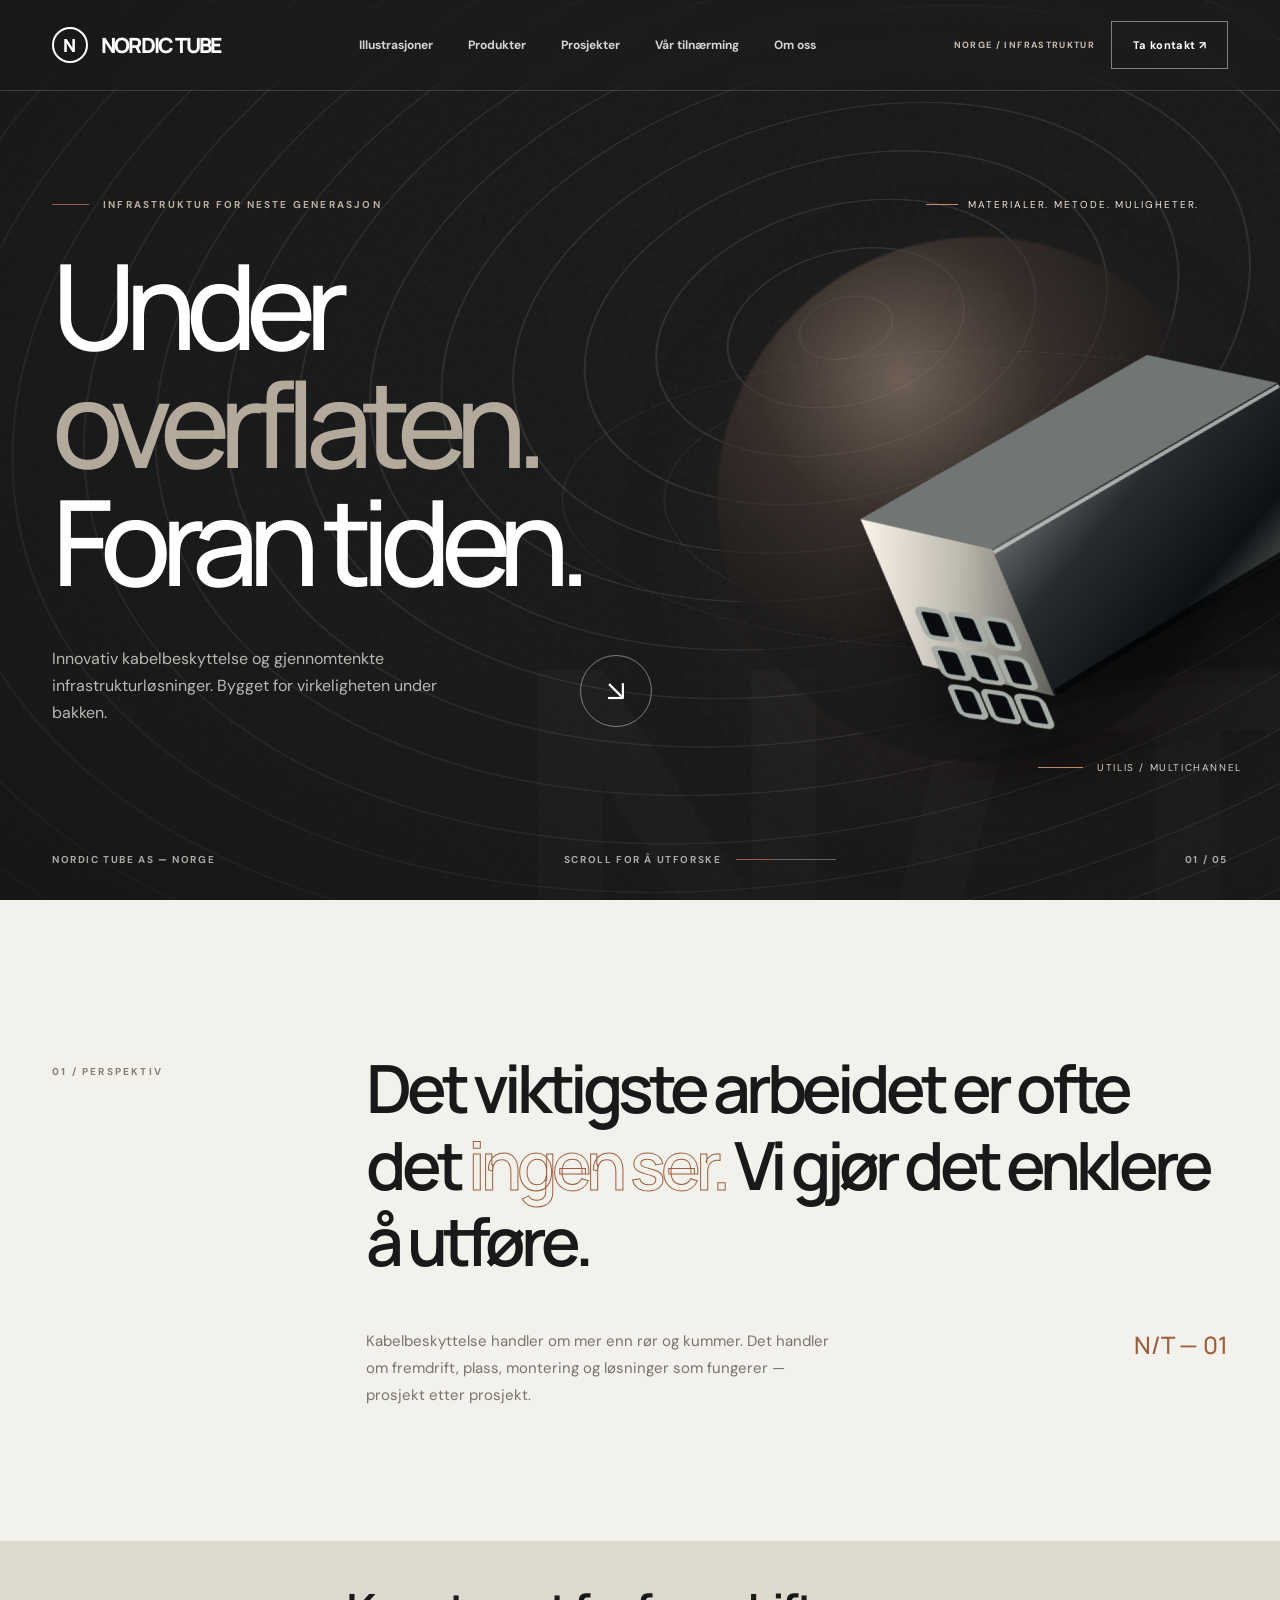
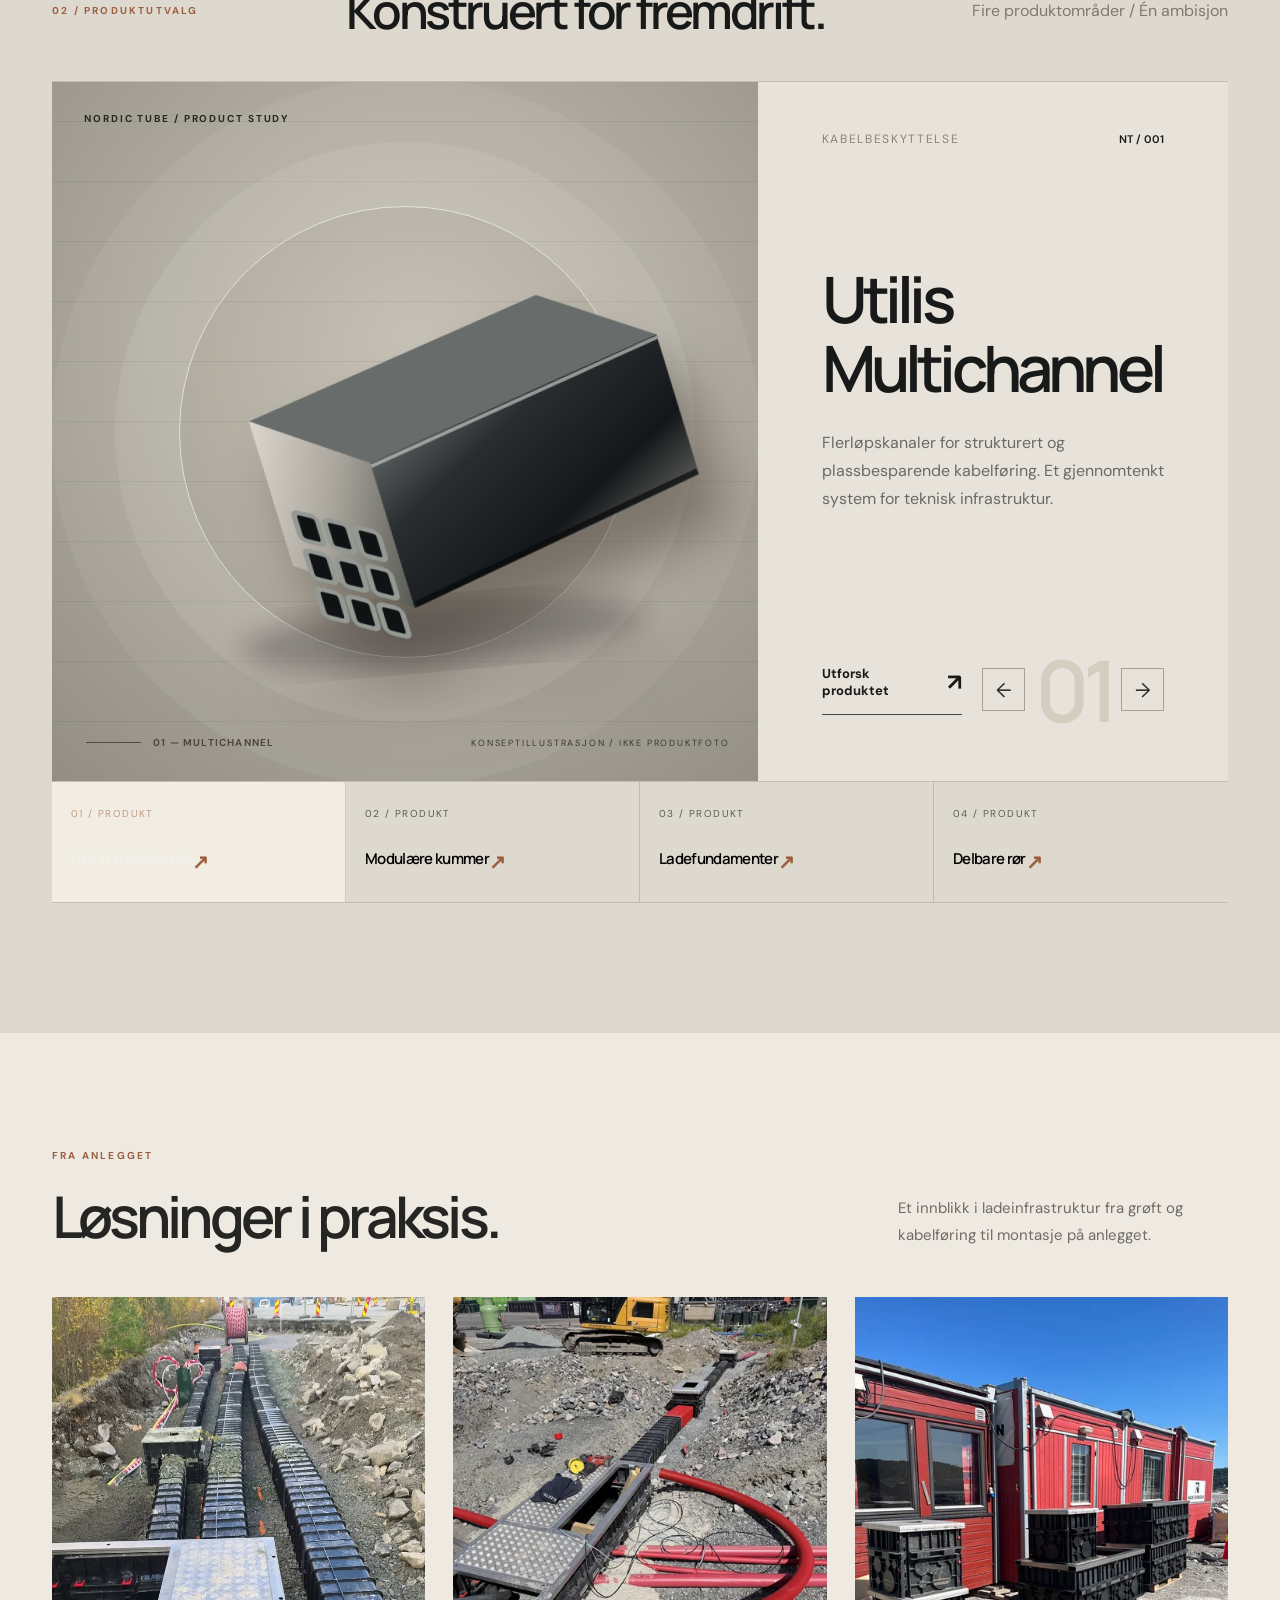
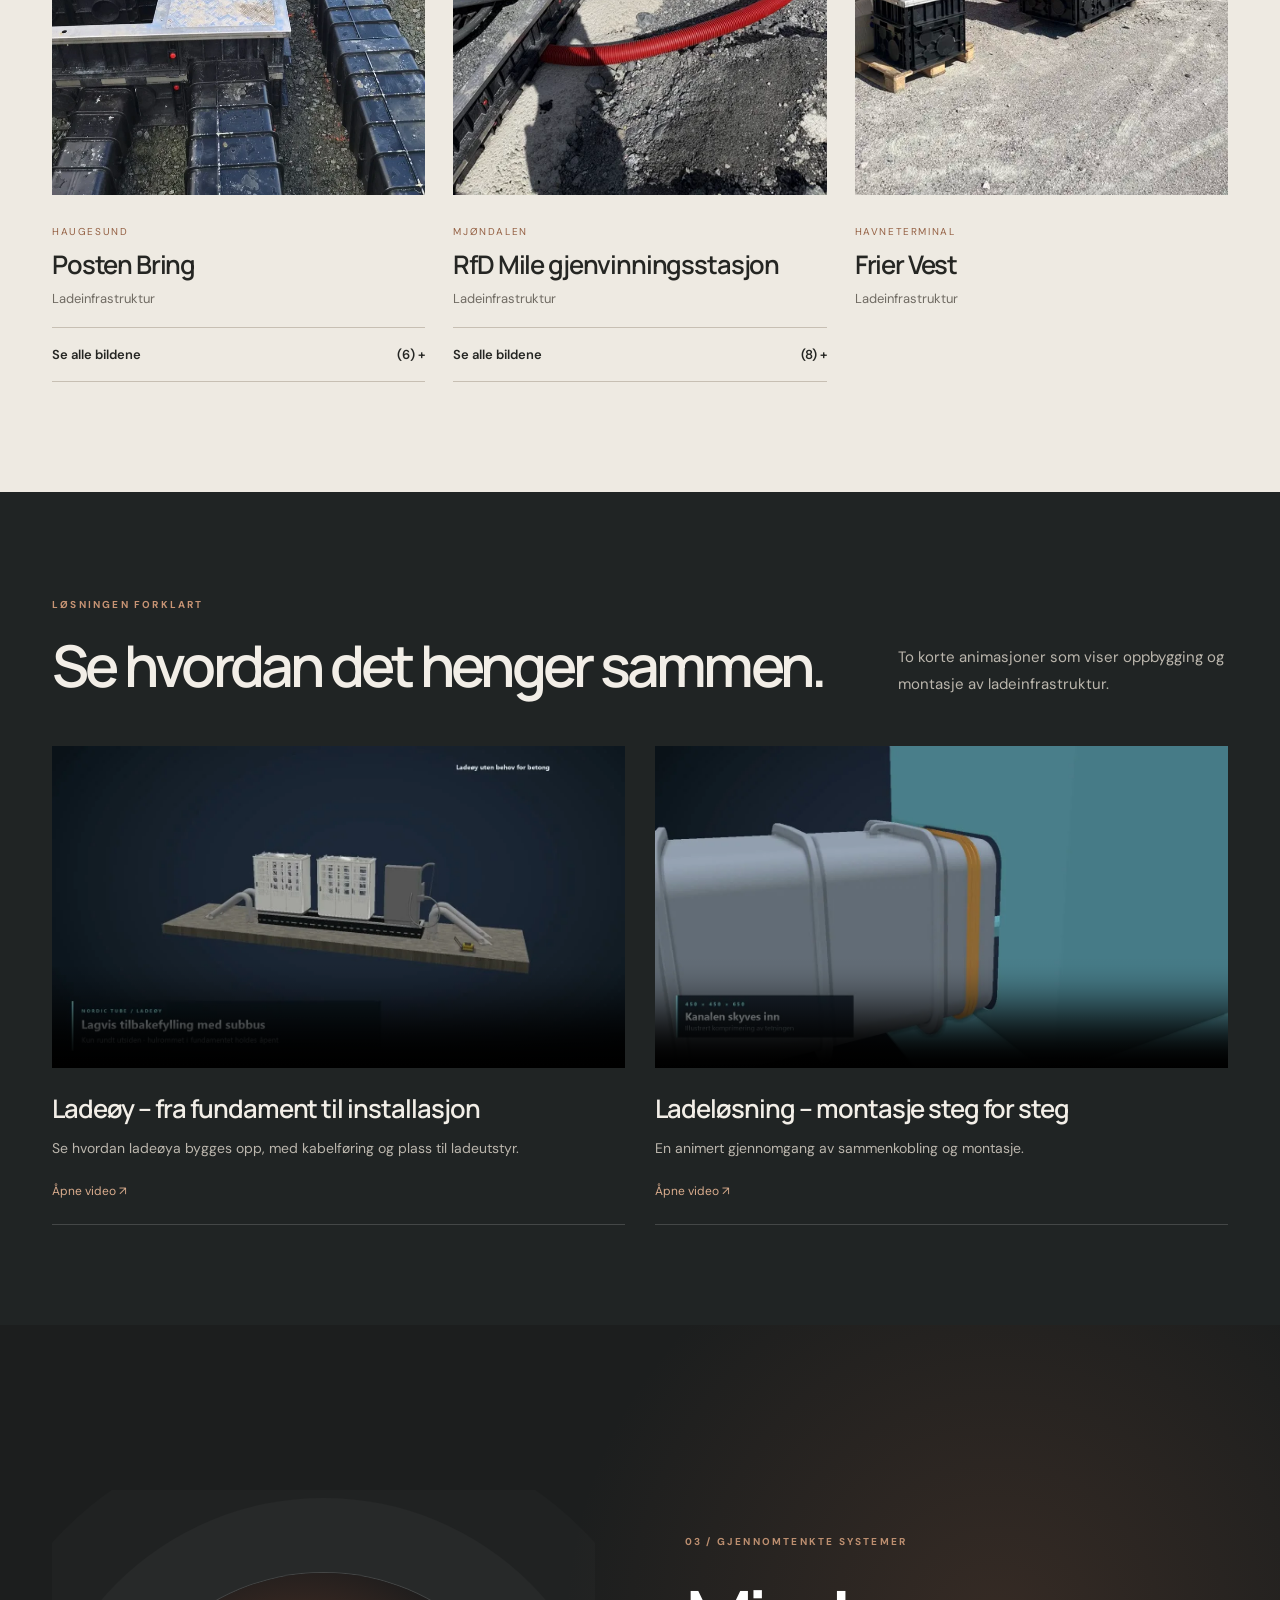
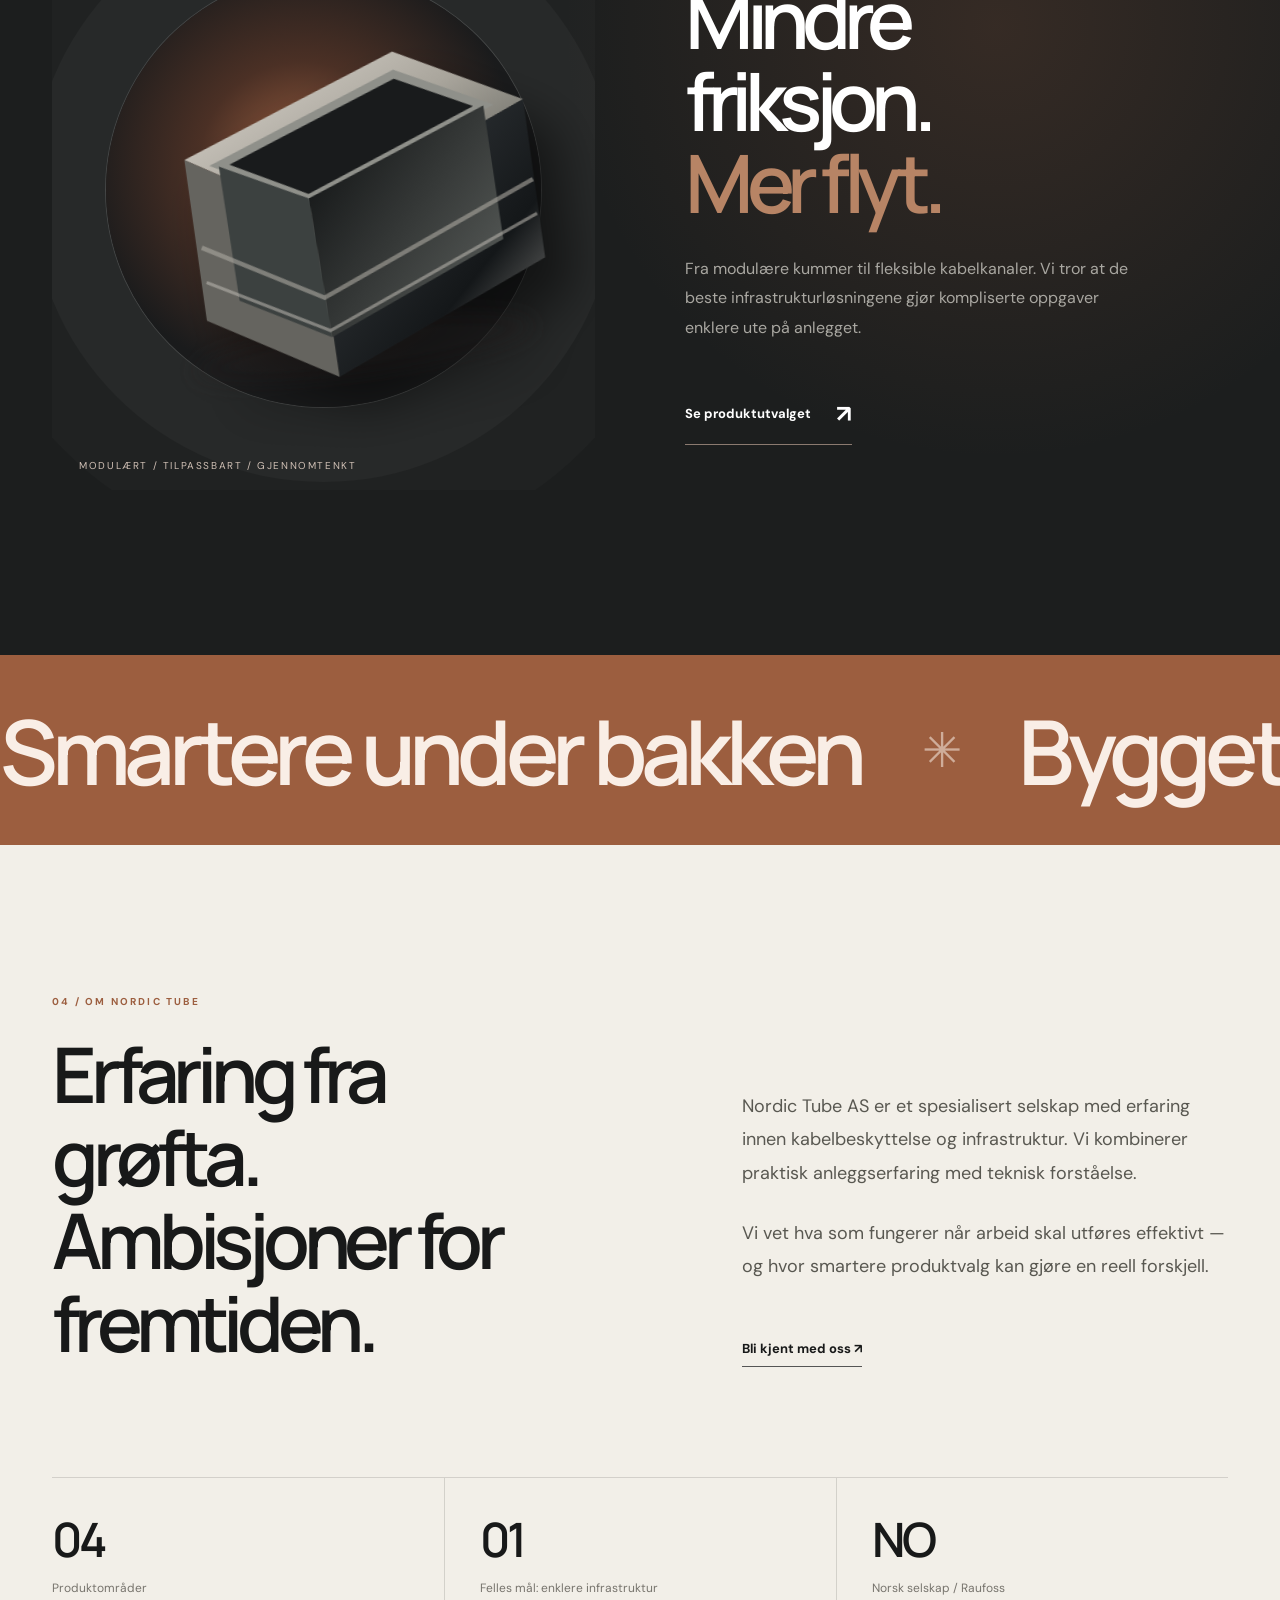
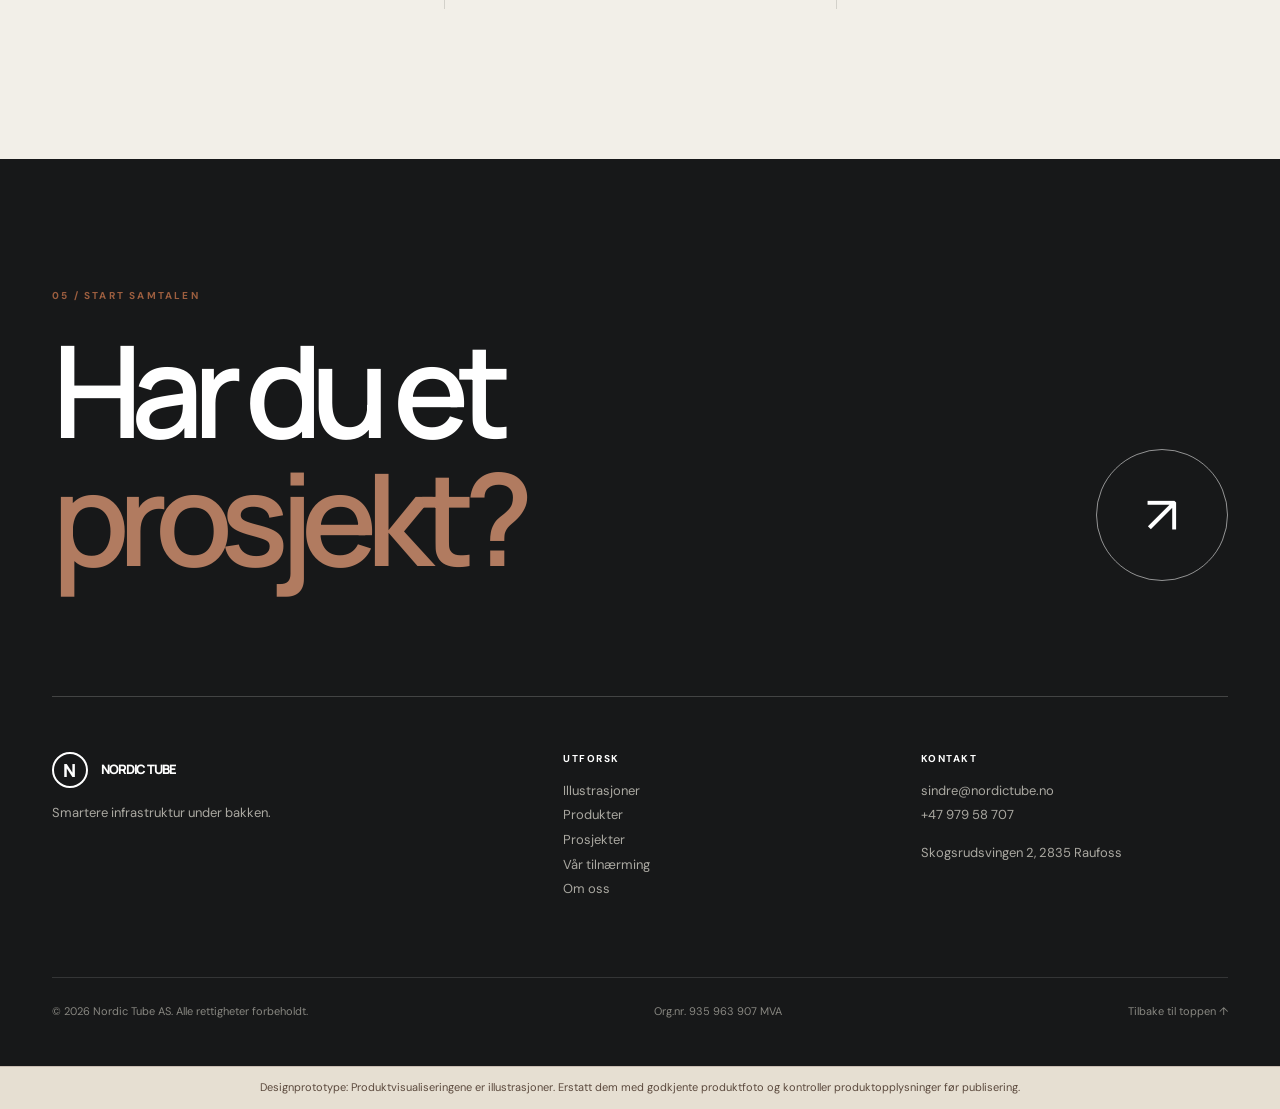
<file: index.html>
<!doctype html>
<html lang="nb">
<head>
<meta charset="utf-8"><meta name="viewport" content="width=device-width,initial-scale=1">
<meta name="theme-color" content="#161719"><meta name="robots" content="index,follow,max-image-preview:large">
<title>Nordic Tube — Smartere infrastruktur under bakken</title>
<meta name="description" content="Nordic Tube leverer innovative løsninger for kabelbeskyttelse og infrastruktur: Utilis Multichannel, modulære kummer, ladefundamenter og delbare rør.">
<link rel="canonical" href="https://nordictube.no/">
<meta property="og:type" content="website"><meta property="og:locale" content="nb_NO"><meta property="og:site_name" content="Nordic Tube"><meta property="og:title" content="Nordic Tube — Smartere infrastruktur under bakken"><meta property="og:description" content="Kabelbeskyttelse utviklet for smartere anleggsprosjekter. Utforsk våre fire produktområder."><meta property="og:url" content="https://nordictube.no/"><meta property="og:image" content="https://nordictube.no/assets/og-cover.png"><meta name="twitter:card" content="summary_large_image">
<link rel="preconnect" href="https://fonts.googleapis.com"><link rel="preconnect" href="https://fonts.gstatic.com" crossorigin><link href="https://fonts.googleapis.com/css2?family=DM+Sans:wght@400;500;600;700&family=Manrope:wght@400;500;600;700;800&display=swap" rel="stylesheet">
<link rel="stylesheet" href="css/base.css">
<link rel="stylesheet" href="css/frontpage.css">
<link rel="stylesheet" href="css/media.css">
<script type="application/ld+json">{"@context":"https://schema.org","@graph":[{"@type":"Organization","name":"Nordic Tube AS","url":"https://nordictube.no/","telephone":"+47 979 58 707","email":"sindre@nordictube.no","address":{"@type":"PostalAddress","streetAddress":"Skogsrudsvingen 2","postalCode":"2835","addressLocality":"Raufoss","addressCountry":"NO"}},{"@type":"WebSite","name":"Nordic Tube","url":"https://nordictube.no/","inLanguage":"nb-NO"}]}</script>
</head>
<body><div class="progress" id="scroll-progress" aria-hidden="true"></div>
<header class="site-header"><div class="wrap header-inner"><a class="logo" href="index.html" aria-label="Nordic Tube, til toppen"><span class="brand-symbol" aria-hidden="true">N</span><span>NORDIC TUBE</span></a><nav class="header-links" aria-label="Hovedmeny"><a href="illustrasjoner.html">Illustrasjoner</a><a href="produkter/index.html">Produkter</a><a href="#prosjekter">Prosjekter</a><a href="#tilnarming">Vår tilnærming</a><a href="#om-oss">Om oss</a></nav><div class="header-action"><span class="header-eyebrow">NORGE / INFRASTRUKTUR</span><a class="outline-cta" href="mailto:sindre@nordictube.no?subject=Forespørsel%20fra%20nettsiden">Ta kontakt ↗</a></div><button class="nav-toggle" id="nav-toggle" aria-label="Åpne meny" aria-expanded="false" aria-controls="mobile-menu">☰</button></div><nav id="mobile-menu" class="mobile-panel" aria-label="Mobilmeny"><a href="illustrasjoner.html">Illustrasjoner</a><a href="produkter/index.html">Produkter</a><a href="#prosjekter">Prosjekter</a><a href="#tilnarming">Vår tilnærming</a><a href="#om-oss">Om oss</a><a href="#kontakt">Kontakt</a></nav></header>
<main id="hjem">
<section class="hero" aria-labelledby="hero-title"><div class="hero-topograph"></div><div class="hero-noise"></div><div class="hero-annotation">Materialer. Metode. Muligheter.</div><div class="hero-object" id="hero-object"><div class="orb"></div><img src="assets/utilis-multichannel.svg" alt="Utilis Multichannel, kabelkanal med flere løp" width="800" height="650" fetchpriority="high"><span class="object-label"><i></i> Utilis / Multichannel</span></div><div class="wrap hero-inner"><div class="micro hero-kicker">Infrastruktur for neste generasjon</div><h1 id="hero-title">Under<br><em>overflaten.</em><span class="line2">Foran tiden.</span></h1><div class="hero-lead"><p>Innovativ kabelbeskyttelse og gjennomtenkte infrastrukturløsninger. Bygget for virkeligheten under bakken.</p><a href="#produkter" class="round-link" aria-label="Utforsk produkter">↘</a></div></div><div class="wrap hero-bottom"><span>Nordic Tube AS <b>—</b> Norge</span><span class="scrollcue">Scroll for å utforske <i class="scrollbar"></i></span><span>01 / 05</span></div></section>
<section class="editorial-intro" id="tilnarming"><div class="wrap intro-grid"><div class="micro intro-label reveal">01 / Perspektiv</div><div><h2 class="intro-title reveal">Det viktigste arbeidet er ofte det <span class="text-outline">ingen ser.</span> Vi gjør det enklere å utføre.</h2><div class="intro-tail reveal"><p>Kabelbeskyttelse handler om mer enn rør og kummer. Det handler om fremdrift, plass, montering og løsninger som fungerer — prosjekt etter prosjekt.</p><span class="intro-mark">N/T — 01</span></div></div></div></section>
<section class="collection" id="produkter" aria-labelledby="collection-title"><div class="wrap"><div class="collection-heading"><div class="micro rust">02 / Produktutvalg</div><h2 id="collection-title">Konstruert for fremdrift.</h2><span>Fire produktområder / Én ambisjon</span></div><div class="showcase"><div class="showcase-media" id="showcase-media"><div class="showcase-disc"></div><span class="showcase-stamp">NORDIC TUBE / PRODUCT STUDY</span><img class="showcase-img" id="showcase-img" src="assets/utilis-multichannel.svg" alt="Utilis Multichannel kabelkanal" width="700" height="640" loading="lazy"><span class="image-caption">Konseptillustrasjon / ikke produktfoto</span><span class="showcase-scale" id="showcase-sub">01 — MULTICHANNEL</span></div><div class="showcase-data" aria-live="polite"><div class="s-top"><span id="showcase-tag">KABELBESKYTTELSE</span><b>NT / 001</b></div><div class="s-center"><h3 id="showcase-title">Utilis<br>Multichannel</h3><p id="showcase-description">Flerløpskanaler for strukturert og plassbesparende kabelføring. Et gjennomtenkt system for teknisk infrastruktur.</p></div><div class="s-bottom"><a id="showcase-link" class="detail-link" href="produkter/utilis-multichannel.html">Utforsk produktet <span>↗</span></a><div class="gallery-control"><button type="button" id="gallery-prev" aria-label="Forrige produkt">←</button><span class="s-count" id="showcase-count">01</span><button type="button" id="gallery-next" aria-label="Neste produkt">→</button></div></div></div></div><div class="product-switch" role="group" aria-label="Velg produkt"><button class="active" data-index="0" aria-pressed="true"><span class="switch-number">01 / PRODUKT</span><span class="switch-title">Utilis Multichannel <span class="switch-arrow">↗</span></span></button><button data-index="1" aria-pressed="false"><span class="switch-number">02 / PRODUKT</span><span class="switch-title">Modulære kummer <span class="switch-arrow">↗</span></span></button><button data-index="2" aria-pressed="false"><span class="switch-number">03 / PRODUKT</span><span class="switch-title">Ladefundamenter <span class="switch-arrow">↗</span></span></button><button data-index="3" aria-pressed="false"><span class="switch-number">04 / PRODUKT</span><span class="switch-title">Delbare rør <span class="switch-arrow">↗</span></span></button></div></div></section>
<section class="field-projects" id="prosjekter" aria-labelledby="projects-title"><div class="wrap"><div class="field-heading"><div><span class="eyebrow micro rust">Fra anlegget</span><h2 id="projects-title">Løsninger i praksis.</h2></div><p>Et innblikk i ladeinfrastruktur fra grøft og kabelføring til montasje på anlegget.</p></div><div class="project-grid"><article class="project-card"><a class="project-cover" href="assets/media/bring-haugesund-2-1280.webp" target="_blank" rel="noopener" aria-label="Åpne prosjektbilde fra Posten Bring i ny fane"><img src="assets/media/bring-haugesund-2-1280.webp" srcset="assets/media/bring-haugesund-2-640.webp 360w, assets/media/bring-haugesund-2-1280.webp 720w" sizes="(max-width: 760px) 90vw, 32vw" alt="Ladeinfrastruktur hos Posten Bring, Haugesund" width="960" height="1280" loading="lazy" decoding="async"></a><div class="project-meta"><span>Haugesund</span><h3>Posten Bring</h3><p>Ladeinfrastruktur</p></div><details class="project-more"><summary>Se alle bildene <span>(6) +</span></summary><div class="project-gallery"><a href="assets/media/bring-haugesund-1-1280.webp" target="_blank" rel="noopener" aria-label="Åpne bilde 1 fra Posten Bring i ny fane"><img src="assets/media/bring-haugesund-1-1280.webp" srcset="assets/media/bring-haugesund-1-640.webp 360w, assets/media/bring-haugesund-1-1280.webp 720w" sizes="(max-width: 760px) 90vw, 32vw" alt="Ladeinfrastruktur hos Posten Bring, bilde 1" width="960" height="1280" loading="lazy" decoding="async"></a><a href="assets/media/bring-haugesund-2-1280.webp" target="_blank" rel="noopener" aria-label="Åpne bilde 2 fra Posten Bring i ny fane"><img src="assets/media/bring-haugesund-2-1280.webp" srcset="assets/media/bring-haugesund-2-640.webp 360w, assets/media/bring-haugesund-2-1280.webp 720w" sizes="(max-width: 760px) 90vw, 32vw" alt="Ladeinfrastruktur hos Posten Bring, bilde 2" width="960" height="1280" loading="lazy" decoding="async"></a><a href="assets/media/bring-haugesund-3-1280.webp" target="_blank" rel="noopener" aria-label="Åpne bilde 3 fra Posten Bring i ny fane"><img src="assets/media/bring-haugesund-3-1280.webp" srcset="assets/media/bring-haugesund-3-640.webp 360w, assets/media/bring-haugesund-3-1280.webp 720w" sizes="(max-width: 760px) 90vw, 32vw" alt="Ladeinfrastruktur hos Posten Bring, bilde 3" width="960" height="1280" loading="lazy" decoding="async"></a><a href="assets/media/bring-haugesund-4-1280.webp" target="_blank" rel="noopener" aria-label="Åpne bilde 4 fra Posten Bring i ny fane"><img src="assets/media/bring-haugesund-4-1280.webp" srcset="assets/media/bring-haugesund-4-640.webp 360w, assets/media/bring-haugesund-4-1280.webp 720w" sizes="(max-width: 760px) 90vw, 32vw" alt="Ladeinfrastruktur hos Posten Bring, bilde 4" width="960" height="1280" loading="lazy" decoding="async"></a><a href="assets/media/bring-haugesund-5-1280.webp" target="_blank" rel="noopener" aria-label="Åpne bilde 5 fra Posten Bring i ny fane"><img src="assets/media/bring-haugesund-5-1280.webp" srcset="assets/media/bring-haugesund-5-640.webp 360w, assets/media/bring-haugesund-5-1280.webp 720w" sizes="(max-width: 760px) 90vw, 32vw" alt="Ladeinfrastruktur hos Posten Bring, bilde 5" width="960" height="1280" loading="lazy" decoding="async"></a><a href="assets/media/bring-haugesund-6-1280.webp" target="_blank" rel="noopener" aria-label="Åpne bilde 6 fra Posten Bring i ny fane"><img src="assets/media/bring-haugesund-6-1280.webp" srcset="assets/media/bring-haugesund-6-640.webp 360w, assets/media/bring-haugesund-6-1280.webp 720w" sizes="(max-width: 760px) 90vw, 32vw" alt="Ladeinfrastruktur hos Posten Bring, bilde 6" width="960" height="1280" loading="lazy" decoding="async"></a></div></details></article><article class="project-card"><a class="project-cover" href="assets/media/rfd-mile-2-1280.webp" target="_blank" rel="noopener" aria-label="Åpne prosjektbilde fra RfD Mile gjenvinningsstasjon i ny fane"><img src="assets/media/rfd-mile-2-1280.webp" srcset="assets/media/rfd-mile-2-640.webp 480w, assets/media/rfd-mile-2-1280.webp 960w" sizes="(max-width: 760px) 90vw, 32vw" alt="Ladeinfrastruktur hos RfD Mile gjenvinningsstasjon, Mjøndalen" width="960" height="1280" loading="lazy" decoding="async"></a><div class="project-meta"><span>Mjøndalen</span><h3>RfD Mile gjenvinningsstasjon</h3><p>Ladeinfrastruktur</p></div><details class="project-more"><summary>Se alle bildene <span>(8) +</span></summary><div class="project-gallery"><a href="assets/media/rfd-mile-1-1280.webp" target="_blank" rel="noopener" aria-label="Åpne bilde 1 fra RfD Mile gjenvinningsstasjon i ny fane"><img src="assets/media/rfd-mile-1-1280.webp" srcset="assets/media/rfd-mile-1-640.webp 480w, assets/media/rfd-mile-1-1280.webp 960w" sizes="(max-width: 760px) 90vw, 32vw" alt="Ladeinfrastruktur hos RfD Mile gjenvinningsstasjon, bilde 1" width="960" height="1280" loading="lazy" decoding="async"></a><a href="assets/media/rfd-mile-2-1280.webp" target="_blank" rel="noopener" aria-label="Åpne bilde 2 fra RfD Mile gjenvinningsstasjon i ny fane"><img src="assets/media/rfd-mile-2-1280.webp" srcset="assets/media/rfd-mile-2-640.webp 480w, assets/media/rfd-mile-2-1280.webp 960w" sizes="(max-width: 760px) 90vw, 32vw" alt="Ladeinfrastruktur hos RfD Mile gjenvinningsstasjon, bilde 2" width="960" height="1280" loading="lazy" decoding="async"></a><a href="assets/media/rfd-mile-3-1280.webp" target="_blank" rel="noopener" aria-label="Åpne bilde 3 fra RfD Mile gjenvinningsstasjon i ny fane"><img src="assets/media/rfd-mile-3-1280.webp" srcset="assets/media/rfd-mile-3-640.webp 480w, assets/media/rfd-mile-3-1280.webp 960w" sizes="(max-width: 760px) 90vw, 32vw" alt="Ladeinfrastruktur hos RfD Mile gjenvinningsstasjon, bilde 3" width="960" height="1280" loading="lazy" decoding="async"></a><a href="assets/media/rfd-mile-4-1280.webp" target="_blank" rel="noopener" aria-label="Åpne bilde 4 fra RfD Mile gjenvinningsstasjon i ny fane"><img src="assets/media/rfd-mile-4-1280.webp" srcset="assets/media/rfd-mile-4-640.webp 480w, assets/media/rfd-mile-4-1280.webp 960w" sizes="(max-width: 760px) 90vw, 32vw" alt="Ladeinfrastruktur hos RfD Mile gjenvinningsstasjon, bilde 4" width="960" height="1280" loading="lazy" decoding="async"></a><a href="assets/media/rfd-mile-5-1280.webp" target="_blank" rel="noopener" aria-label="Åpne bilde 5 fra RfD Mile gjenvinningsstasjon i ny fane"><img src="assets/media/rfd-mile-5-1280.webp" srcset="assets/media/rfd-mile-5-640.webp 480w, assets/media/rfd-mile-5-1280.webp 960w" sizes="(max-width: 760px) 90vw, 32vw" alt="Ladeinfrastruktur hos RfD Mile gjenvinningsstasjon, bilde 5" width="960" height="1280" loading="lazy" decoding="async"></a><a href="assets/media/rfd-mile-6-1280.webp" target="_blank" rel="noopener" aria-label="Åpne bilde 6 fra RfD Mile gjenvinningsstasjon i ny fane"><img src="assets/media/rfd-mile-6-1280.webp" srcset="assets/media/rfd-mile-6-640.webp 480w, assets/media/rfd-mile-6-1280.webp 960w" sizes="(max-width: 760px) 90vw, 32vw" alt="Ladeinfrastruktur hos RfD Mile gjenvinningsstasjon, bilde 6" width="960" height="1280" loading="lazy" decoding="async"></a><a href="assets/media/rfd-mile-7-1280.webp" target="_blank" rel="noopener" aria-label="Åpne bilde 7 fra RfD Mile gjenvinningsstasjon i ny fane"><img src="assets/media/rfd-mile-7-1280.webp" srcset="assets/media/rfd-mile-7-640.webp 480w, assets/media/rfd-mile-7-1280.webp 960w" sizes="(max-width: 760px) 90vw, 32vw" alt="Ladeinfrastruktur hos RfD Mile gjenvinningsstasjon, bilde 7" width="960" height="1280" loading="lazy" decoding="async"></a><a href="assets/media/rfd-mile-8-1280.webp" target="_blank" rel="noopener" aria-label="Åpne bilde 8 fra RfD Mile gjenvinningsstasjon i ny fane"><img src="assets/media/rfd-mile-8-1280.webp" srcset="assets/media/rfd-mile-8-640.webp 480w, assets/media/rfd-mile-8-1280.webp 960w" sizes="(max-width: 760px) 90vw, 32vw" alt="Ladeinfrastruktur hos RfD Mile gjenvinningsstasjon, bilde 8" width="960" height="1280" loading="lazy" decoding="async"></a></div></details></article><article class="project-card"><a class="project-cover" href="assets/media/frier-vest-1280.webp" target="_blank" rel="noopener" aria-label="Åpne prosjektbilde fra Frier Vest i ny fane"><img src="assets/media/frier-vest-1280.webp" srcset="assets/media/frier-vest-640.webp 480w, assets/media/frier-vest-1280.webp 960w" sizes="(max-width: 760px) 90vw, 32vw" alt="Ladeinfrastruktur hos Frier Vest, Havneterminal" width="960" height="1280" loading="lazy" decoding="async"></a><div class="project-meta"><span>Havneterminal</span><h3>Frier Vest</h3><p>Ladeinfrastruktur</p></div></article></div></div></section><section class="installation-films" aria-labelledby="films-title"><div class="wrap"><div class="field-heading"><div><span class="eyebrow micro">Løsningen forklart</span><h2 id="films-title">Se hvordan det henger sammen.</h2></div><p>To korte animasjoner som viser oppbygging og montasje av ladeinfrastruktur.</p></div><div class="film-grid"><figure class="film"><video controls playsinline preload="none" poster="assets/media/ladeoy-poster.webp" aria-label="Ladeøy – fra fundament til installasjon"><source src="assets/Nordic-Tube-ladeoy.mp4" type="video/mp4">Nettleseren støtter ikke video. <a href="assets/Nordic-Tube-ladeoy.mp4">Last ned filmen</a>.</video><figcaption><h3>Ladeøy – fra fundament til installasjon</h3><p>Se hvordan ladeøya bygges opp, med kabelføring og plass til ladeutstyr.</p><a href="assets/Nordic-Tube-ladeoy.mp4">Åpne video ↗</a></figcaption></figure><figure class="film"><video controls playsinline preload="none" poster="assets/media/montasje-poster.webp" aria-label="Ladeløsning – montasje steg for steg"><source src="assets/Kopi%20av%20Ladelosning-montasje.mp4" type="video/mp4">Nettleseren støtter ikke video. <a href="assets/Kopi%20av%20Ladelosning-montasje.mp4">Last ned filmen</a>.</video><figcaption><h3>Ladeløsning – montasje steg for steg</h3><p>En animert gjennomgang av sammenkobling og montasje.</p><a href="assets/Kopi%20av%20Ladelosning-montasje.mp4">Åpne video ↗</a></figcaption></figure></div></div></section><section class="story" aria-labelledby="story-title"><div class="wrap story-grid"><div class="story-visual reveal"><div class="halo"></div><img src="assets/modulaere-kummer.svg" alt="Modulær trekkekum for infrastruktur" width="650" height="600" loading="lazy"><span class="tag">Modulært / Tilpassbart / Gjennomtenkt</span></div><div class="story-copy reveal"><div class="micro">03 / Gjennomtenkte systemer</div><h2 id="story-title">Mindre<br>friksjon.<br><span class="rust-text">Mer flyt.</span></h2><p>Fra modulære kummer til fleksible kabelkanaler. Vi tror at de beste infrastrukturløsningene gjør kompliserte oppgaver enklere ute på anlegget.</p><a class="story-link" href="#produkter">Se produktutvalget <span>↗</span></a></div></div></section>
<div class="marquee" aria-label="Enklere montasje. Smartere infrastruktur."><div class="marquee-track" aria-hidden="true"><span>Smartere under bakken <em>✳</em> Bygget for praksis <em>✳</em></span><span>Smartere under bakken <em>✳</em> Bygget for praksis <em>✳</em></span></div></div>
<section class="about" id="om-oss"><div class="wrap"><div class="about-grid"><div><div class="micro rust reveal">04 / Om Nordic Tube</div><h2 class="reveal">Erfaring fra grøfta.<br>Ambisjoner for fremtiden.</h2></div><div class="about-body reveal"><p>Nordic Tube AS er et spesialisert selskap med erfaring innen kabelbeskyttelse og infrastruktur. Vi kombinerer praktisk anleggserfaring med teknisk forståelse.</p><p>Vi vet hva som fungerer når arbeid skal utføres effektivt — og hvor smartere produktvalg kan gjøre en reell forskjell.</p><a href="mailto:sindre@nordictube.no?subject=Kontakt%20Nordic%20Tube">Bli kjent med oss ↗</a></div></div><div class="metrics"><div class="metric reveal"><strong>04</strong><p>Produktområder</p></div><div class="metric reveal"><strong>01</strong><p>Felles mål: enklere infrastruktur</p></div><div class="metric reveal"><strong>NO</strong><p>Norsk selskap / Raufoss</p></div></div></div></section>
<section class="contact" id="kontakt"><div class="wrap"><div class="contact-top"><div><div class="micro rust">05 / Start samtalen</div><h2>Har du et<br><span>prosjekt?</span></h2></div><a class="contact-circle" href="mailto:sindre@nordictube.no?subject=Prosjektforespørsel" aria-label="Send e-post til Nordic Tube">↗</a></div><div class="footer-row"><div><a class="logo" href="#hjem"><span class="brand-symbol">N</span><span>NORDIC TUBE</span></a><p>Smartere infrastruktur under bakken.</p></div><div><h4>Utforsk</h4><a href="illustrasjoner.html">Illustrasjoner</a><a href="produkter/index.html">Produkter</a><a href="#prosjekter">Prosjekter</a><a href="#tilnarming">Vår tilnærming</a><a href="#om-oss">Om oss</a></div><div><h4>Kontakt</h4><a href="mailto:sindre@nordictube.no">sindre@nordictube.no</a><a href="tel:+4797958707">+47 979 58 707</a><p>Skogsrudsvingen 2, 2835 Raufoss</p></div></div><div class="footer-bottom"><span>© <span id="year">2026</span> Nordic Tube AS. Alle rettigheter forbeholdt.</span><span>Org.nr. 935 963 907 MVA</span><span>Tilbake til toppen ↑</span></div></div></section>
</main><aside class="prototype-note">Designprototype: Produktvisualiseringene er illustrasjoner. Erstatt dem med godkjente produktfoto og kontroller produktopplysninger før publisering.</aside>
<script src="js/frontpage.js" defer></script>
</body></html>
</file>
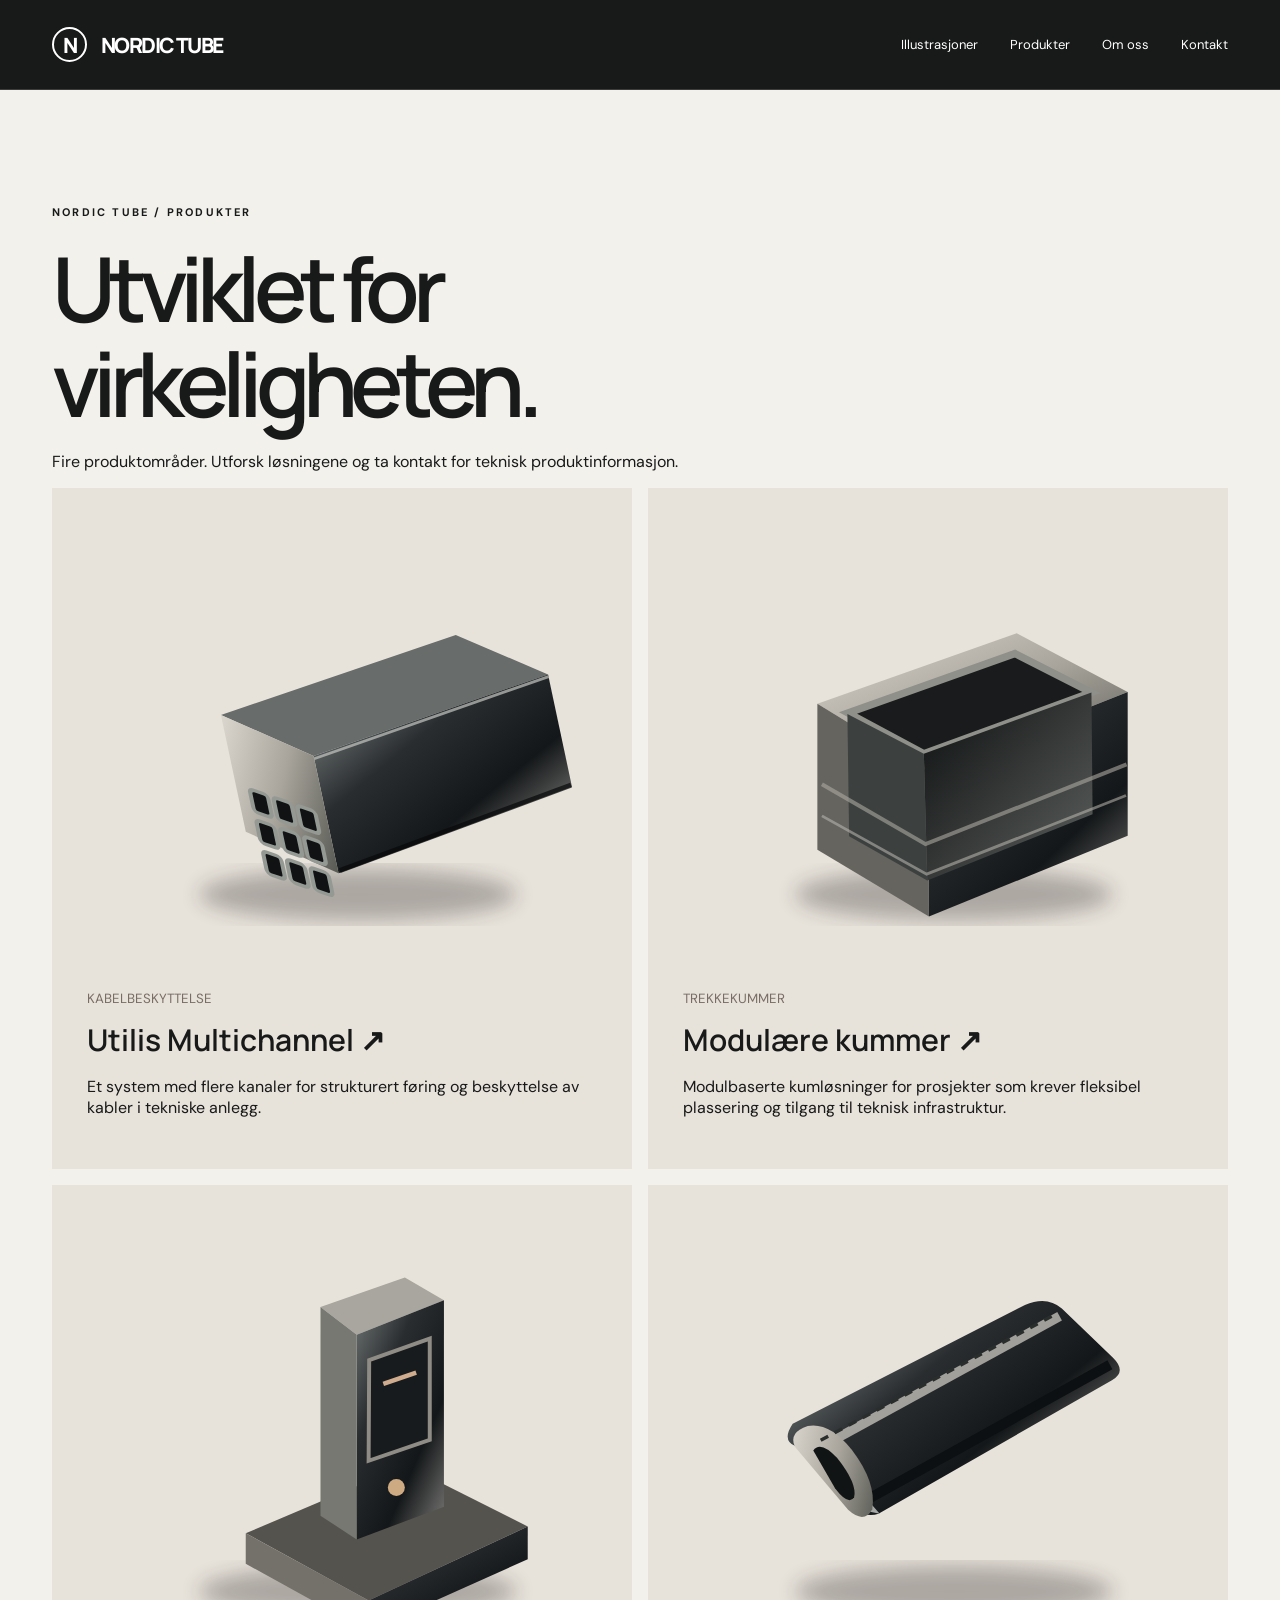
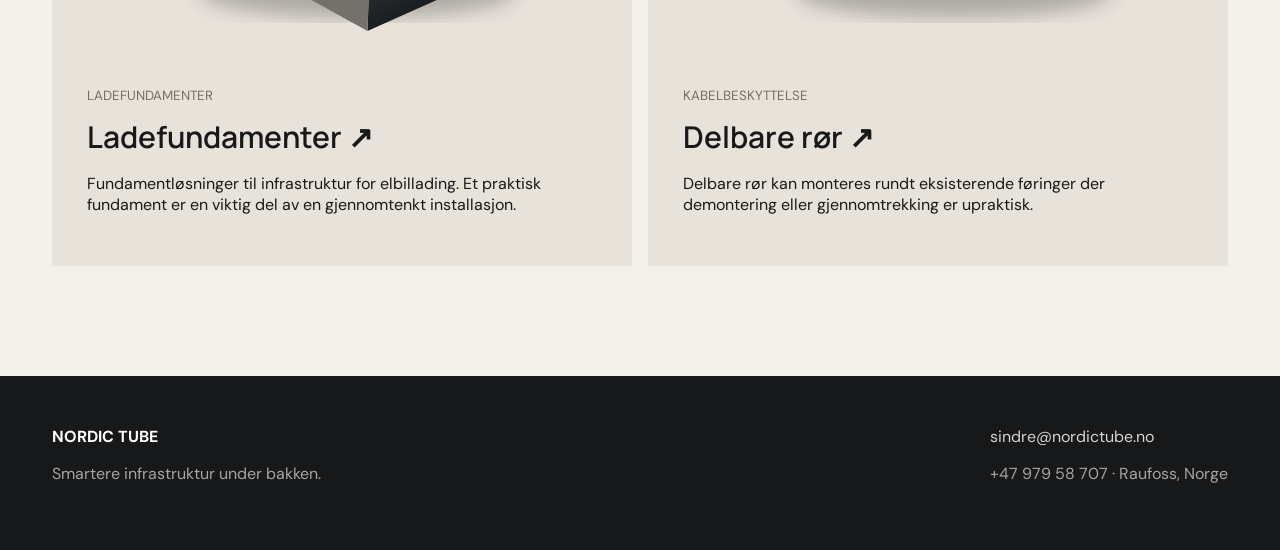
<file: produkter/index.html>
<!doctype html><html lang="nb"><head><meta charset="utf-8"><meta name="viewport" content="width=device-width,initial-scale=1"><meta name="theme-color" content="#181919"><meta name="robots" content="index,follow,max-image-preview:large"><title>Produkter – kabelbeskyttelse og infrastruktur | Nordic Tube</title><meta name="description" content="Utforsk Nordic Tubes løsninger: Utilis Multichannel, modulære kummer, ladefundamenter og delbare rør."><link rel="canonical" href="https://nordictube.no/produkter/"><meta property="og:type" content="website"><meta property="og:locale" content="nb_NO"><meta property="og:site_name" content="Nordic Tube"><meta property="og:title" content="Produkter – kabelbeskyttelse og infrastruktur"><meta property="og:description" content="Utforsk Nordic Tubes løsninger: Utilis Multichannel, modulære kummer, ladefundamenter og delbare rør."><meta property="og:url" content="https://nordictube.no/produkter/"><meta property="og:image" content="https://nordictube.no/assets/og-cover.png"><meta name="twitter:card" content="summary_large_image"><link rel="preconnect" href="https://fonts.googleapis.com"><link rel="preconnect" href="https://fonts.gstatic.com" crossorigin><link href="https://fonts.googleapis.com/css2?family=DM+Sans:wght@400;500;600;700&family=Manrope:wght@400;500;600;700;800&display=swap" rel="stylesheet"><link rel="stylesheet" href="../css/product-common.css"><link rel="stylesheet" href="../css/product-list.css"><script type="application/ld+json">{"@context": "https://schema.org", "@type": "CollectionPage", "name": "Produkter fra Nordic Tube", "url": "https://nordictube.no/produkter/"}</script></head><body><header class="top"><div class="wrap"><a href="../index.html" class="brand" aria-label="Nordic Tube forside"><i>N</i>NORDIC TUBE</a><nav aria-label="Hovedmeny"><a href="../illustrasjoner.html">Illustrasjoner</a><a href="index.html">Produkter</a><a href="../index.html#om-oss">Om oss</a><a href="../index.html#kontakt">Kontakt</a></nav></div></header><main><section class="all-products"><div class="wrap"><span class="eyebrow" class="brand-accent">NORDIC TUBE / PRODUKTER</span><h1>Utviklet for<br>virkeligheten.</h1><p>Fire produktområder. Utforsk løsningene og ta kontakt for teknisk produktinformasjon.</p><div class="cards"><a class="card" href="utilis-multichannel.html"><img src="../assets/utilis-multichannel.svg" alt="Konseptillustrasjon av Utilis Multichannel" loading="lazy" width="600" height="450"><small>KABELBESKYTTELSE</small><b>Utilis Multichannel ↗</b><p>Et system med flere kanaler for strukturert føring og beskyttelse av kabler i tekniske anlegg.</p></a><a class="card" href="modulaere-kummer.html"><img src="../assets/modulaere-kummer.svg" alt="Konseptillustrasjon av Modulære kummer" loading="lazy" width="600" height="450"><small>TREKKEKUMMER</small><b>Modulære kummer ↗</b><p>Modulbaserte kumløsninger for prosjekter som krever fleksibel plassering og tilgang til teknisk infrastruktur.</p></a><a class="card" href="ladefundamenter.html"><img src="../assets/ladefundamenter.svg" alt="Konseptillustrasjon av Ladefundamenter" loading="lazy" width="600" height="450"><small>LADEFUNDAMENTER</small><b>Ladefundamenter ↗</b><p>Fundamentløsninger til infrastruktur for elbillading. Et praktisk fundament er en viktig del av en gjennomtenkt installasjon.</p></a><a class="card" href="delbare-ror.html"><img src="../assets/delbare-ror.svg" alt="Konseptillustrasjon av Delbare rør" loading="lazy" width="600" height="450"><small>KABELBESKYTTELSE</small><b>Delbare rør ↗</b><p>Delbare rør kan monteres rundt eksisterende føringer der demontering eller gjennomtrekking er upraktisk.</p></a></div></div></section></main><footer class="foot"><div class="wrap"><div><b>NORDIC TUBE</b><p>Smartere infrastruktur under bakken.</p></div><div><a href="mailto:sindre@nordictube.no">sindre@nordictube.no</a><p>+47 979 58 707 · Raufoss, Norge</p></div></div></footer></body></html>
</file>
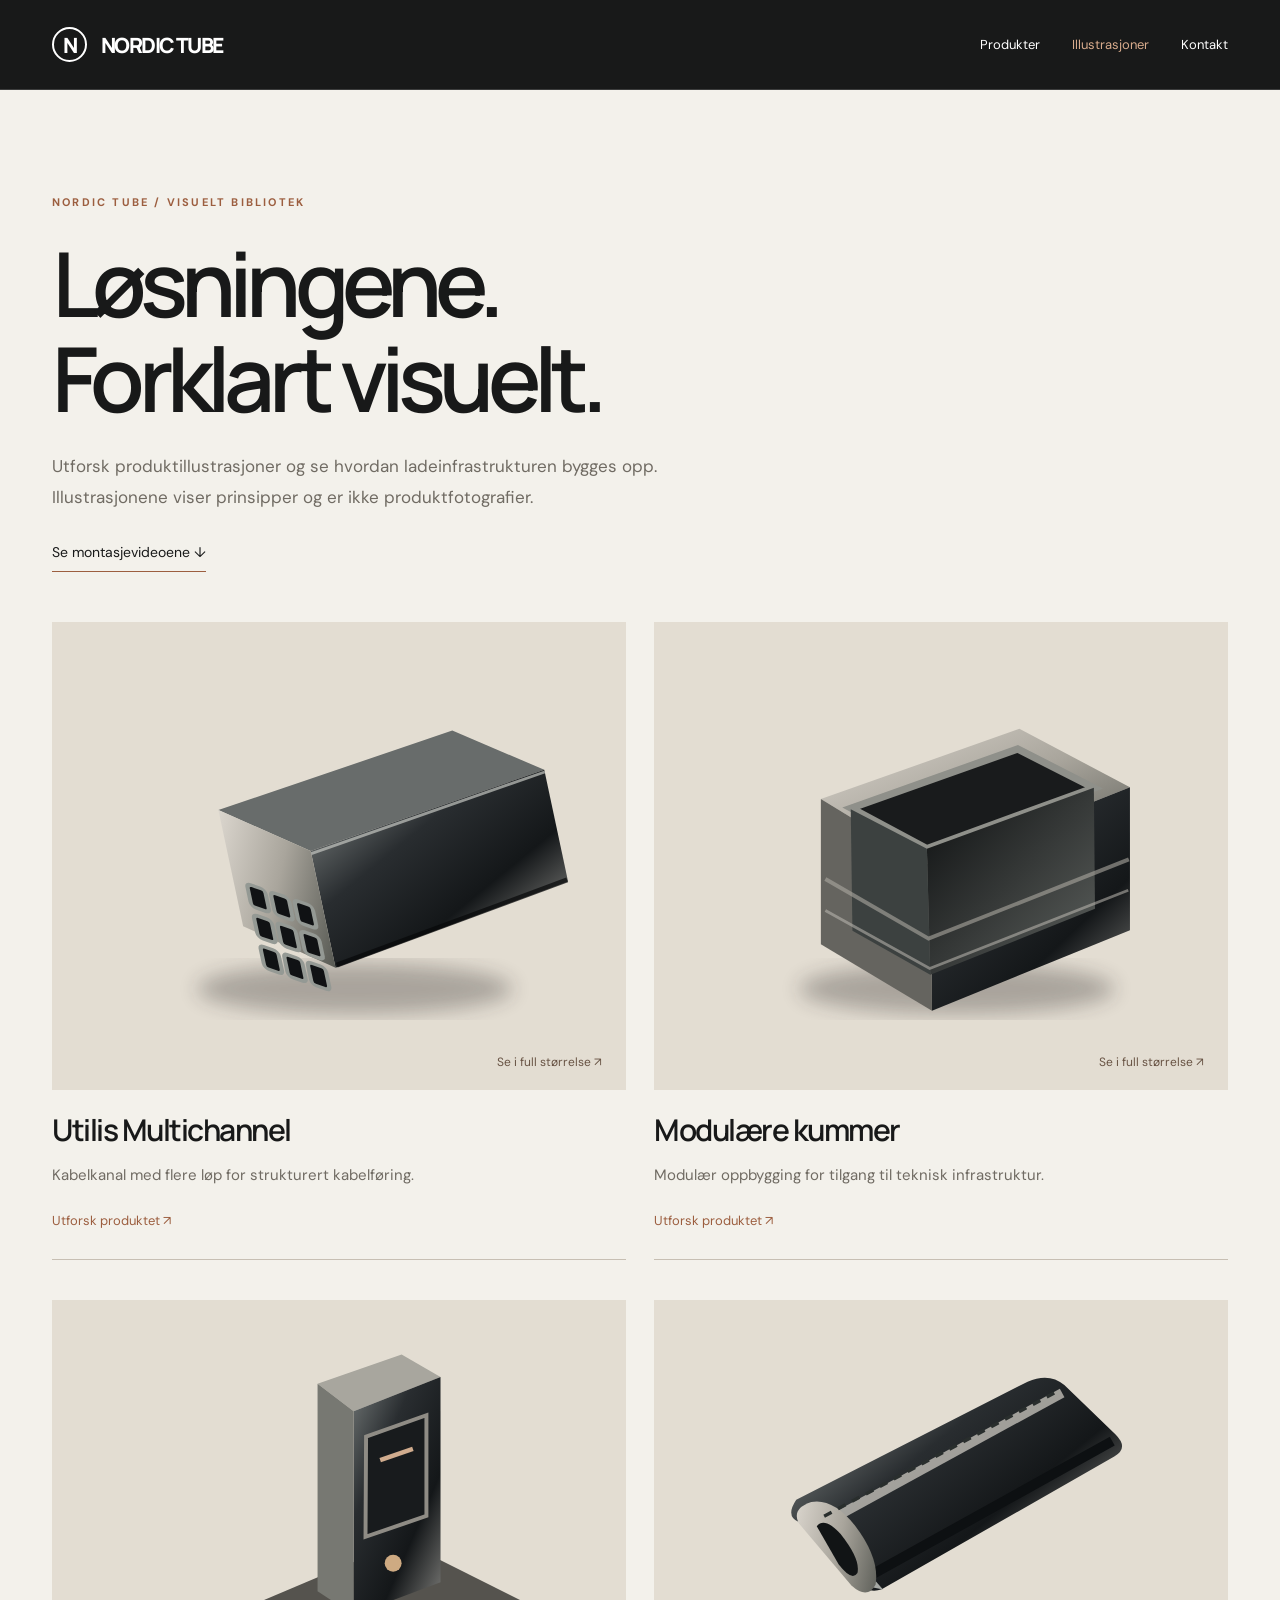
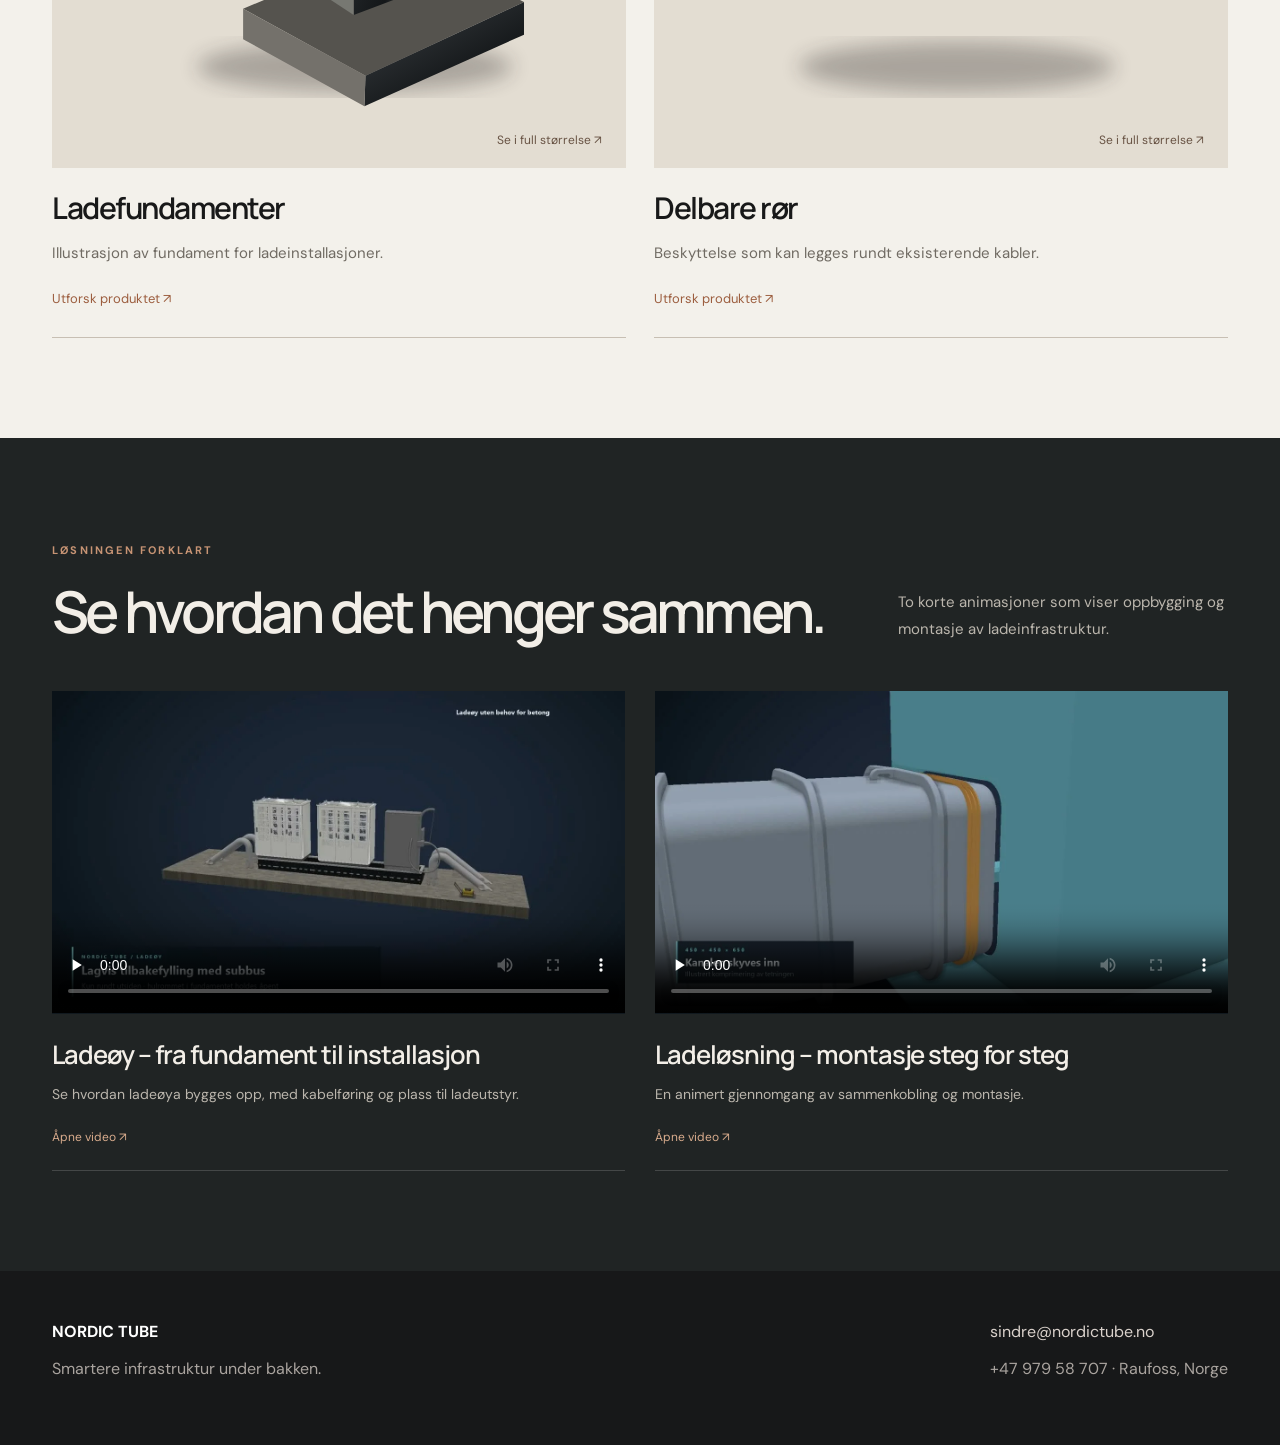
<file: illustrasjoner.html>
<!doctype html><html lang="nb"><head><meta charset="utf-8"><meta name="viewport" content="width=device-width,initial-scale=1"><meta name="theme-color" content="#181919"><meta name="robots" content="index,follow,max-image-preview:large"><title>Illustrasjoner og montasjevideoer | Nordic Tube</title><meta name="description" content="Se produktillustrasjoner og videoer som forklarer Nordic Tubes løsninger for kabelbeskyttelse og ladeinfrastruktur."><link rel="canonical" href="https://nordictube.no/illustrasjoner.html"><meta property="og:type" content="website"><meta property="og:locale" content="nb_NO"><meta property="og:site_name" content="Nordic Tube"><meta property="og:title" content="Illustrasjoner og montasjevideoer"><meta property="og:description" content="Se produktillustrasjoner og videoer som forklarer Nordic Tubes løsninger for kabelbeskyttelse og ladeinfrastruktur."><meta property="og:url" content="https://nordictube.no/illustrasjoner.html"><meta property="og:image" content="https://nordictube.no/assets/og-cover.png"><meta name="twitter:card" content="summary_large_image"><link rel="preconnect" href="https://fonts.googleapis.com"><link rel="preconnect" href="https://fonts.gstatic.com" crossorigin><link href="https://fonts.googleapis.com/css2?family=DM+Sans:wght@400;500;600;700&family=Manrope:wght@400;500;600;700;800&display=swap" rel="stylesheet"><link rel="stylesheet" href="css/product-common.css"><link rel="stylesheet" href="css/illustrations.css"><link rel="stylesheet" href="css/media.css"><script type="application/ld+json">{"@context": "https://schema.org", "@type": "CollectionPage", "name": "Illustrasjoner fra Nordic Tube", "url": "https://nordictube.no/illustrasjoner.html"}</script></head><body><header class="top"><div class="wrap"><a href="index.html" class="brand" aria-label="Nordic Tube forside"><i>N</i>NORDIC TUBE</a><nav aria-label="Hovedmeny"><a href="produkter/index.html">Produkter</a><a href="illustrasjoner.html" aria-current="page">Illustrasjoner</a><a href="index.html#kontakt">Kontakt</a></nav></div></header><main><section class="illustrations"><div class="wrap"><span class="eyebrow brand-accent">NORDIC TUBE / VISUELT BIBLIOTEK</span><h1>Løsningene.<br>Forklart visuelt.</h1><p class="illustration-lead">Utforsk produktillustrasjoner og se hvordan ladeinfrastrukturen bygges opp. Illustrasjonene viser prinsipper og er ikke produktfotografier.</p><a class="film-jump" href="#films-title">Se montasjevideoene ↓</a><div class="illustration-grid"><article class="illustration"><a class="illustration-image" href="assets/utilis-multichannel.svg" target="_blank" rel="noopener" aria-label="Åpne illustrasjon av Utilis Multichannel i full størrelse i ny fane"><img src="assets/utilis-multichannel.svg" alt="Konseptillustrasjon av Utilis Multichannel" width="800" height="650" loading="lazy"><span>Se i full størrelse ↗</span></a><div class="illustration-copy"><h2>Utilis Multichannel</h2><p>Kabelkanal med flere løp for strukturert kabelføring.</p><a href="produkter/utilis-multichannel.html">Utforsk produktet ↗</a></div></article><article class="illustration"><a class="illustration-image" href="assets/modulaere-kummer.svg" target="_blank" rel="noopener" aria-label="Åpne illustrasjon av Modulære kummer i full størrelse i ny fane"><img src="assets/modulaere-kummer.svg" alt="Konseptillustrasjon av Modulære kummer" width="800" height="650" loading="lazy"><span>Se i full størrelse ↗</span></a><div class="illustration-copy"><h2>Modulære kummer</h2><p>Modulær oppbygging for tilgang til teknisk infrastruktur.</p><a href="produkter/modulaere-kummer.html">Utforsk produktet ↗</a></div></article><article class="illustration"><a class="illustration-image" href="assets/ladefundamenter.svg" target="_blank" rel="noopener" aria-label="Åpne illustrasjon av Ladefundamenter i full størrelse i ny fane"><img src="assets/ladefundamenter.svg" alt="Konseptillustrasjon av Ladefundamenter" width="800" height="650" loading="lazy"><span>Se i full størrelse ↗</span></a><div class="illustration-copy"><h2>Ladefundamenter</h2><p>Illustrasjon av fundament for ladeinstallasjoner.</p><a href="produkter/ladefundamenter.html">Utforsk produktet ↗</a></div></article><article class="illustration"><a class="illustration-image" href="assets/delbare-ror.svg" target="_blank" rel="noopener" aria-label="Åpne illustrasjon av Delbare rør i full størrelse i ny fane"><img src="assets/delbare-ror.svg" alt="Konseptillustrasjon av Delbare rør" width="800" height="650" loading="lazy"><span>Se i full størrelse ↗</span></a><div class="illustration-copy"><h2>Delbare rør</h2><p>Beskyttelse som kan legges rundt eksisterende kabler.</p><a href="produkter/delbare-ror.html">Utforsk produktet ↗</a></div></article></div></div></section><section class="installation-films" aria-labelledby="films-title"><div class="wrap"><div class="field-heading"><div><span class="eyebrow micro">Løsningen forklart</span><h2 id="films-title">Se hvordan det henger sammen.</h2></div><p>To korte animasjoner som viser oppbygging og montasje av ladeinfrastruktur.</p></div><div class="film-grid"><figure class="film"><video controls playsinline preload="none" poster="assets/media/ladeoy-poster.webp" aria-label="Ladeøy – fra fundament til installasjon"><source src="assets/Nordic-Tube-ladeoy.mp4" type="video/mp4">Nettleseren støtter ikke video. <a href="assets/Nordic-Tube-ladeoy.mp4">Last ned filmen</a>.</video><figcaption><h3>Ladeøy – fra fundament til installasjon</h3><p>Se hvordan ladeøya bygges opp, med kabelføring og plass til ladeutstyr.</p><a href="assets/Nordic-Tube-ladeoy.mp4">Åpne video ↗</a></figcaption></figure><figure class="film"><video controls playsinline preload="none" poster="assets/media/montasje-poster.webp" aria-label="Ladeløsning – montasje steg for steg"><source src="assets/Kopi%20av%20Ladelosning-montasje.mp4" type="video/mp4">Nettleseren støtter ikke video. <a href="assets/Kopi%20av%20Ladelosning-montasje.mp4">Last ned filmen</a>.</video><figcaption><h3>Ladeløsning – montasje steg for steg</h3><p>En animert gjennomgang av sammenkobling og montasje.</p><a href="assets/Kopi%20av%20Ladelosning-montasje.mp4">Åpne video ↗</a></figcaption></figure></div></div></section></main><footer class="foot"><div class="wrap"><div><b>NORDIC TUBE</b><p>Smartere infrastruktur under bakken.</p></div><div><a href="mailto:sindre@nordictube.no">sindre@nordictube.no</a><p>+47 979 58 707 · Raufoss, Norge</p></div></div></footer></body></html>
</file>
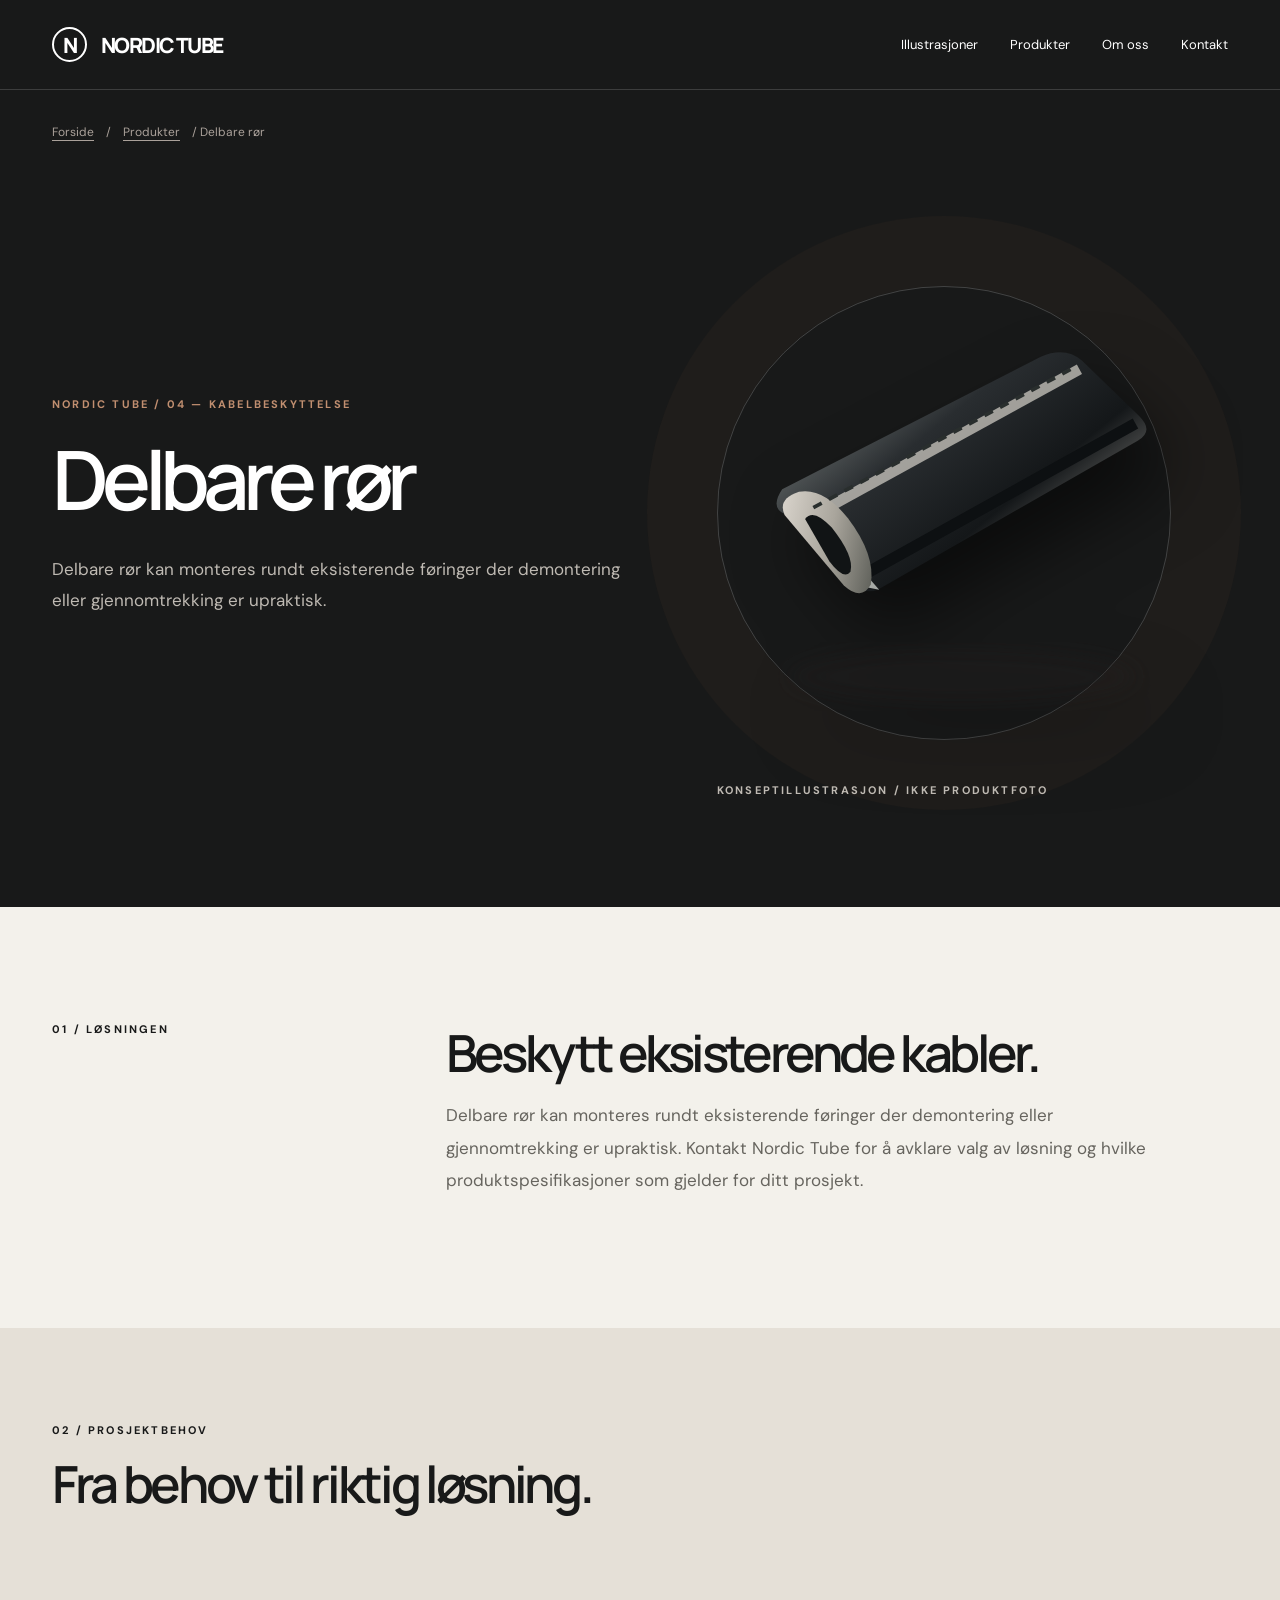
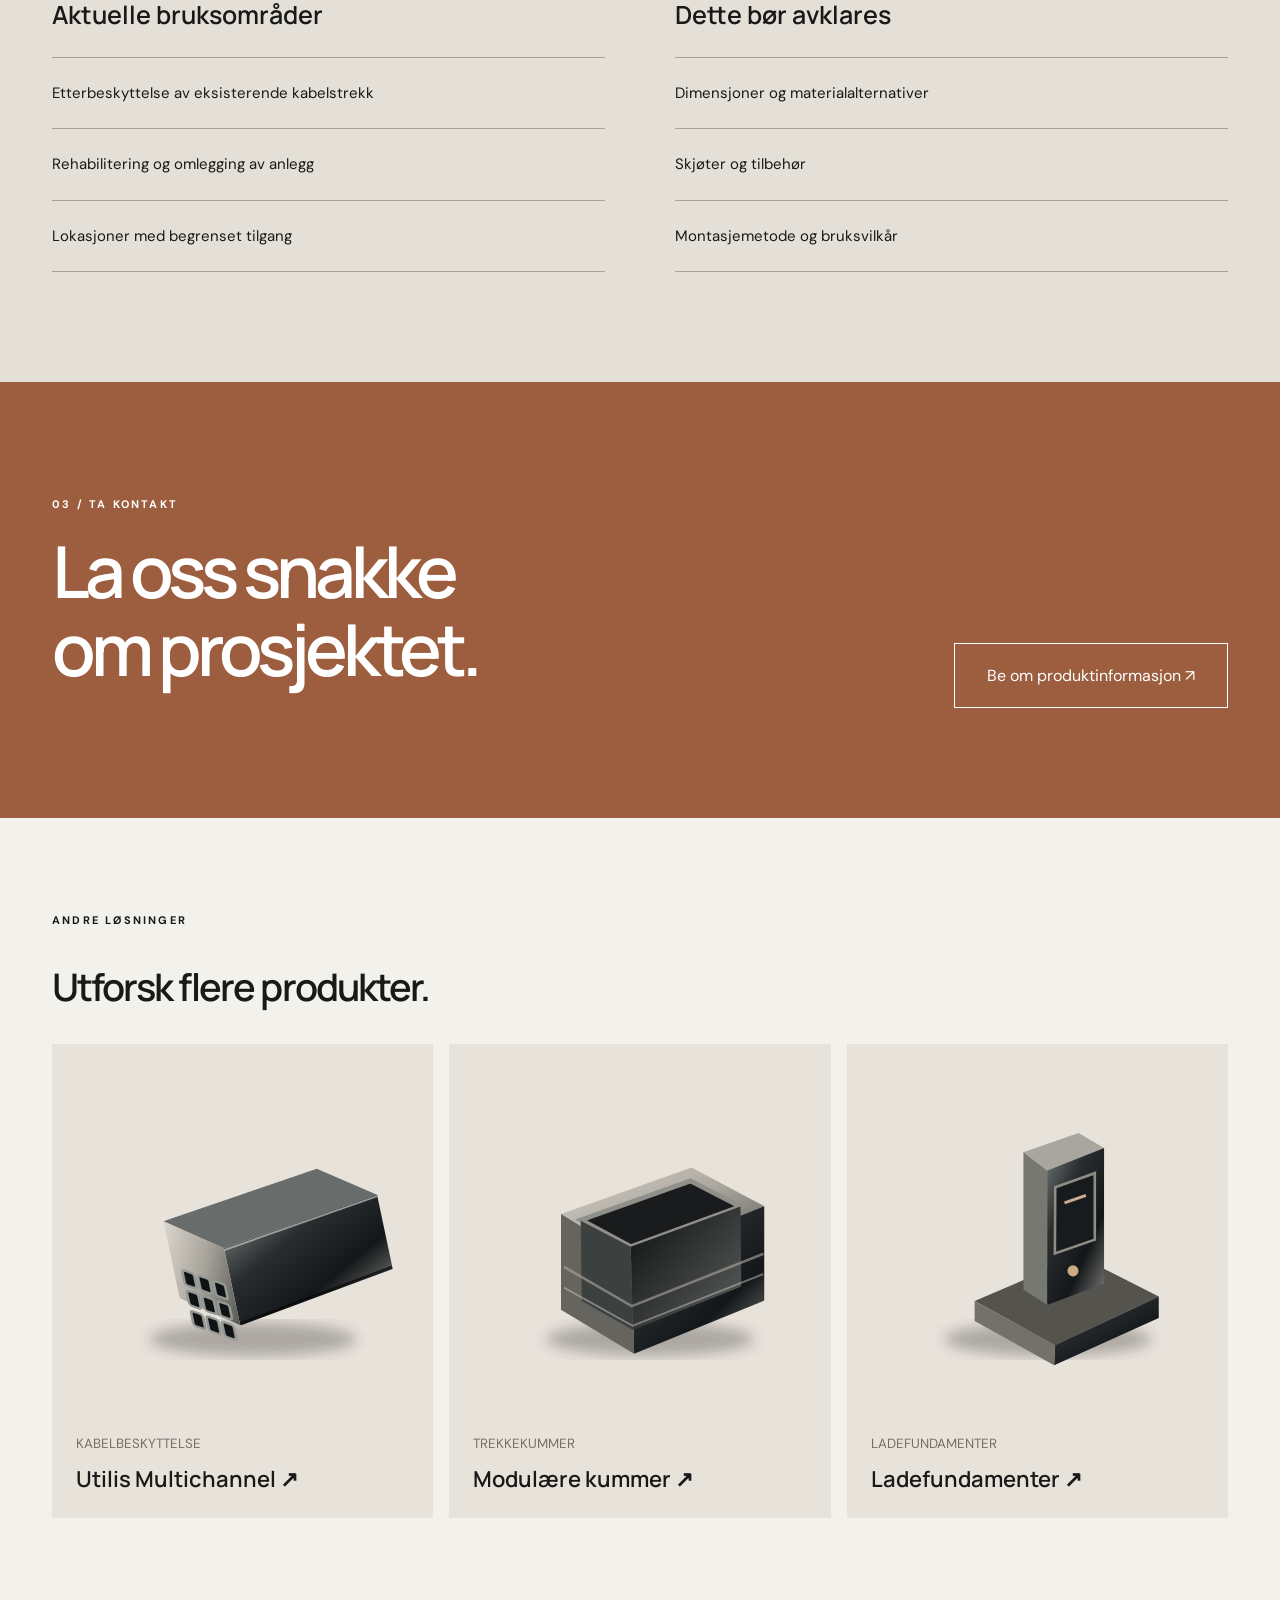
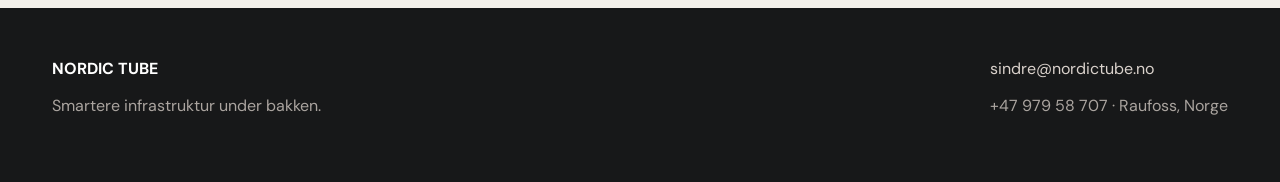
<file: produkter/delbare-ror.html>
<!doctype html><html lang="nb"><head><meta charset="utf-8"><meta name="viewport" content="width=device-width,initial-scale=1"><meta name="theme-color" content="#181919"><meta name="robots" content="index,follow,max-image-preview:large"><title>Delbare rør – Beskyttelsesrør | Nordic Tube</title><meta name="description" content="Delbare rør kan monteres rundt eksisterende føringer der demontering eller gjennomtrekking er upraktisk."><link rel="canonical" href="https://nordictube.no/produkter/delbare-ror.html"><meta property="og:type" content="website"><meta property="og:locale" content="nb_NO"><meta property="og:site_name" content="Nordic Tube"><meta property="og:title" content="Delbare rør – Beskyttelsesrør"><meta property="og:description" content="Delbare rør kan monteres rundt eksisterende føringer der demontering eller gjennomtrekking er upraktisk."><meta property="og:url" content="https://nordictube.no/produkter/delbare-ror.html"><meta property="og:image" content="https://nordictube.no/assets/og-cover.png"><meta name="twitter:card" content="summary_large_image"><link rel="preconnect" href="https://fonts.googleapis.com"><link rel="preconnect" href="https://fonts.gstatic.com" crossorigin><link href="https://fonts.googleapis.com/css2?family=DM+Sans:wght@400;500;600;700&family=Manrope:wght@400;500;600;700;800&display=swap" rel="stylesheet"><link rel="stylesheet" href="../css/product-common.css"><link rel="stylesheet" href="../css/product-detail.css"><script type="application/ld+json">{"@context": "https://schema.org", "@graph": [{"@type": "WebPage", "name": "Delbare rør", "url": "https://nordictube.no/produkter/delbare-ror.html", "description": "Delbare rør kan monteres rundt eksisterende føringer der demontering eller gjennomtrekking er upraktisk."}, {"@type": "BreadcrumbList", "itemListElement": [{"@type": "ListItem", "position": 1, "name": "Forside", "item": "https://nordictube.no/"}, {"@type": "ListItem", "position": 2, "name": "Produkter", "item": "https://nordictube.no/produkter/"}, {"@type": "ListItem", "position": 3, "name": "Delbare rør", "item": "https://nordictube.no/produkter/delbare-ror.html"}]}]}</script></head><body><header class="top"><div class="wrap"><a href="../index.html" class="brand" aria-label="Nordic Tube forside"><i>N</i>NORDIC TUBE</a><nav aria-label="Hovedmeny"><a href="../illustrasjoner.html">Illustrasjoner</a><a href="index.html">Produkter</a><a href="../index.html#om-oss">Om oss</a><a href="../index.html#kontakt">Kontakt</a></nav></div></header><main><section class="mast"><div class="wrap"><div class="crumb"><a href="../index.html">Forside</a> / <a href="index.html">Produkter</a> / Delbare rør</div><div class="mastinner"><div><span class="eyebrow overline">NORDIC TUBE / 04 — KABELBESKYTTELSE</span><h1>Delbare rør</h1><p>Delbare rør kan monteres rundt eksisterende føringer der demontering eller gjennomtrekking er upraktisk.</p></div><div class="image"><img src="../assets/delbare-ror.svg" alt="Konseptillustrasjon av Delbare rør, ikke produktfotografi" width="700" height="700"><span class="media-label eyebrow">Konseptillustrasjon / ikke produktfoto</span></div></div></div></section><section class="intro"><div class="wrap introgrid"><div class="eyebrow" class="brand-accent">01 / Løsningen</div><div><h2>Beskytt eksisterende kabler.</h2><p>Delbare rør kan monteres rundt eksisterende føringer der demontering eller gjennomtrekking er upraktisk. Kontakt Nordic Tube for å avklare valg av løsning og hvilke produktspesifikasjoner som gjelder for ditt prosjekt.</p></div></div></section><section class="details"><div class="wrap"><div class="eyebrow" class="brand-accent">02 / Prosjektbehov</div><h2>Fra behov til riktig løsning.</h2><div class="columns"><div><h3>Aktuelle bruksområder</h3><ul class="lined"><li>Etterbeskyttelse av eksisterende kabelstrekk</li><li>Rehabilitering og omlegging av anlegg</li><li>Lokasjoner med begrenset tilgang</li></ul></div><div><h3>Dette bør avklares</h3><ul class="lined"><li>Dimensjoner og materialalternativer</li><li>Skjøter og tilbehør</li><li>Montasjemetode og bruksvilkår</li></ul></div></div></div></section><section class="quote"><div class="wrap"><div><span class="eyebrow">03 / Ta kontakt</span><h2>La oss snakke<br>om prosjektet.</h2></div><a href="mailto:sindre@nordictube.no?subject=delbare-ror">Be om produktinformasjon ↗</a></div></section><section class="related"><div class="wrap"><span class="eyebrow">Andre løsninger</span><h2>Utforsk flere produkter.</h2><div class="cards"><a class="card" href="utilis-multichannel.html"><img loading="lazy" src="../assets/utilis-multichannel.svg" alt="Konseptillustrasjon av Utilis Multichannel" width="500" height="350"><small>KABELBESKYTTELSE</small><b>Utilis Multichannel ↗</b></a><a class="card" href="modulaere-kummer.html"><img loading="lazy" src="../assets/modulaere-kummer.svg" alt="Konseptillustrasjon av Modulære kummer" width="500" height="350"><small>TREKKEKUMMER</small><b>Modulære kummer ↗</b></a><a class="card" href="ladefundamenter.html"><img loading="lazy" src="../assets/ladefundamenter.svg" alt="Konseptillustrasjon av Ladefundamenter" width="500" height="350"><small>LADEFUNDAMENTER</small><b>Ladefundamenter ↗</b></a></div></div></section></main><footer class="foot"><div class="wrap"><div><b>NORDIC TUBE</b><p>Smartere infrastruktur under bakken.</p></div><div><a href="mailto:sindre@nordictube.no">sindre@nordictube.no</a><p>+47 979 58 707 · Raufoss, Norge</p></div></div></footer></body></html>
</file>
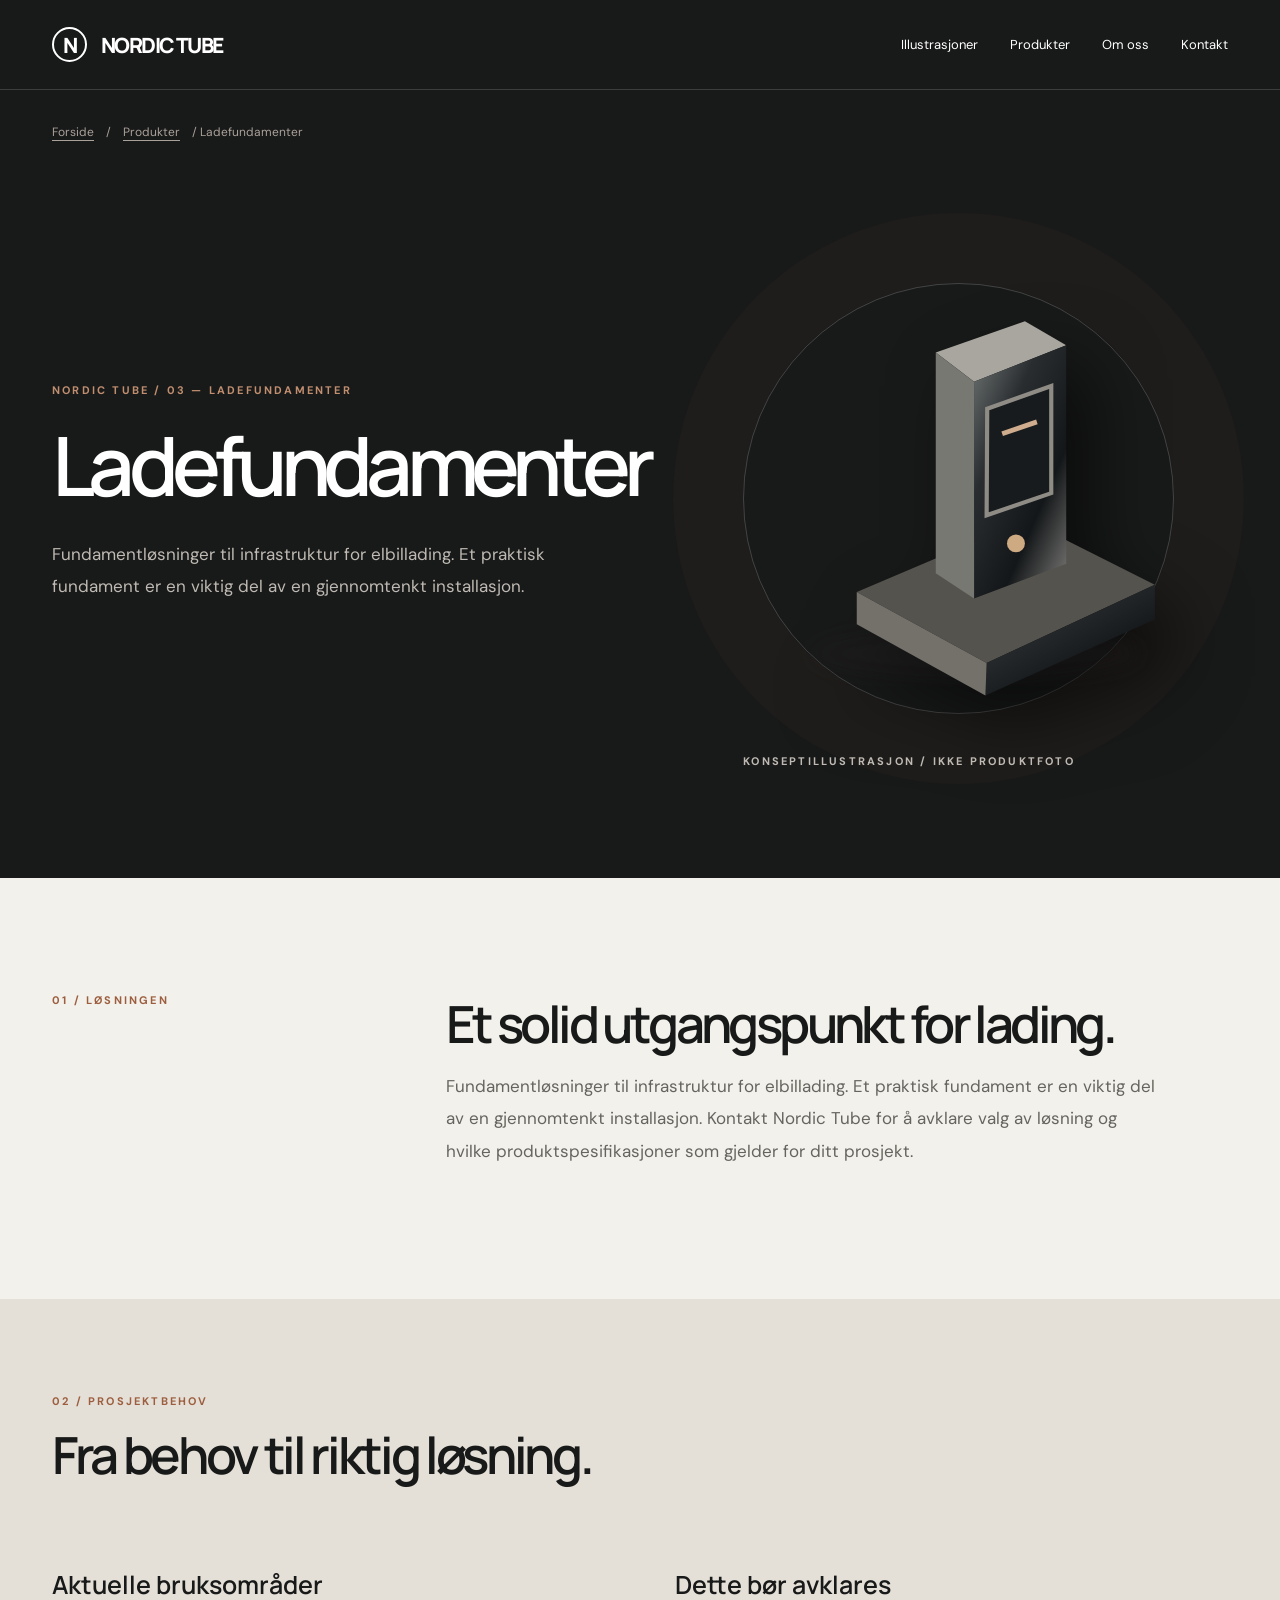
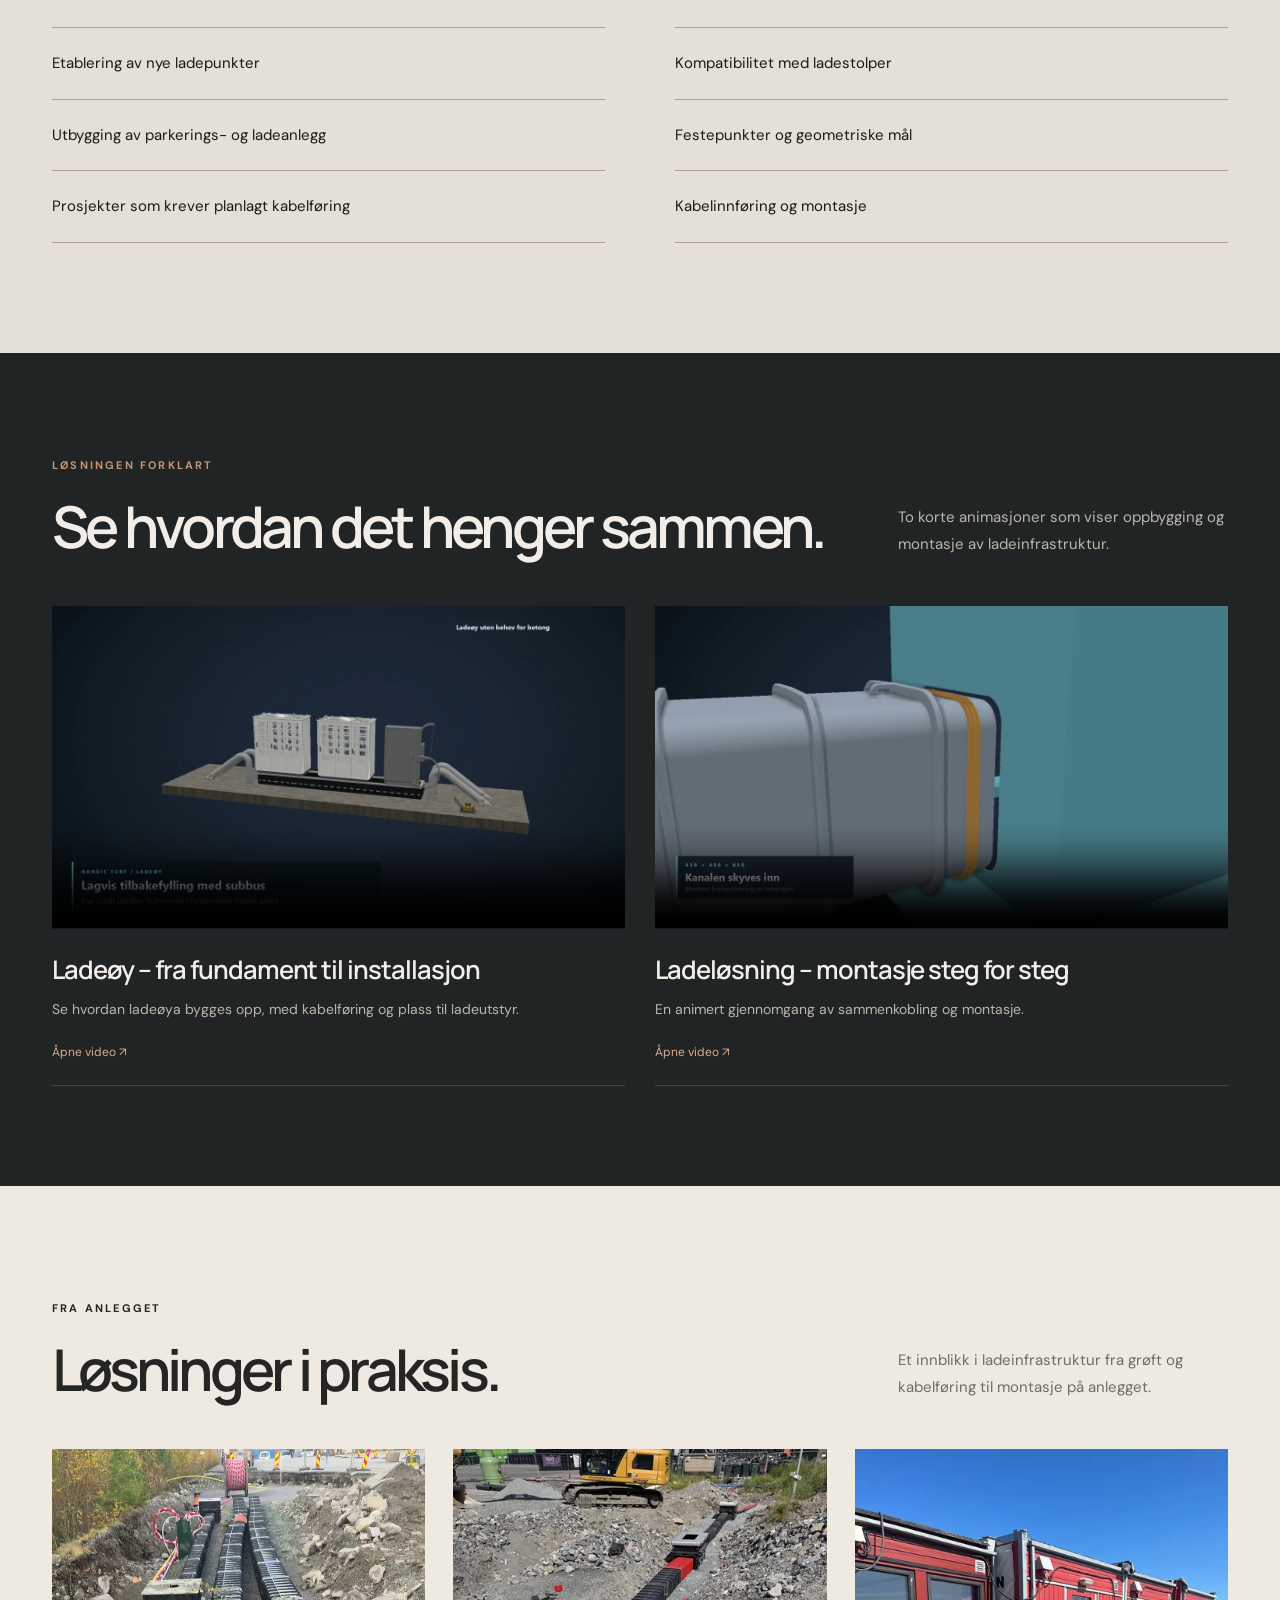
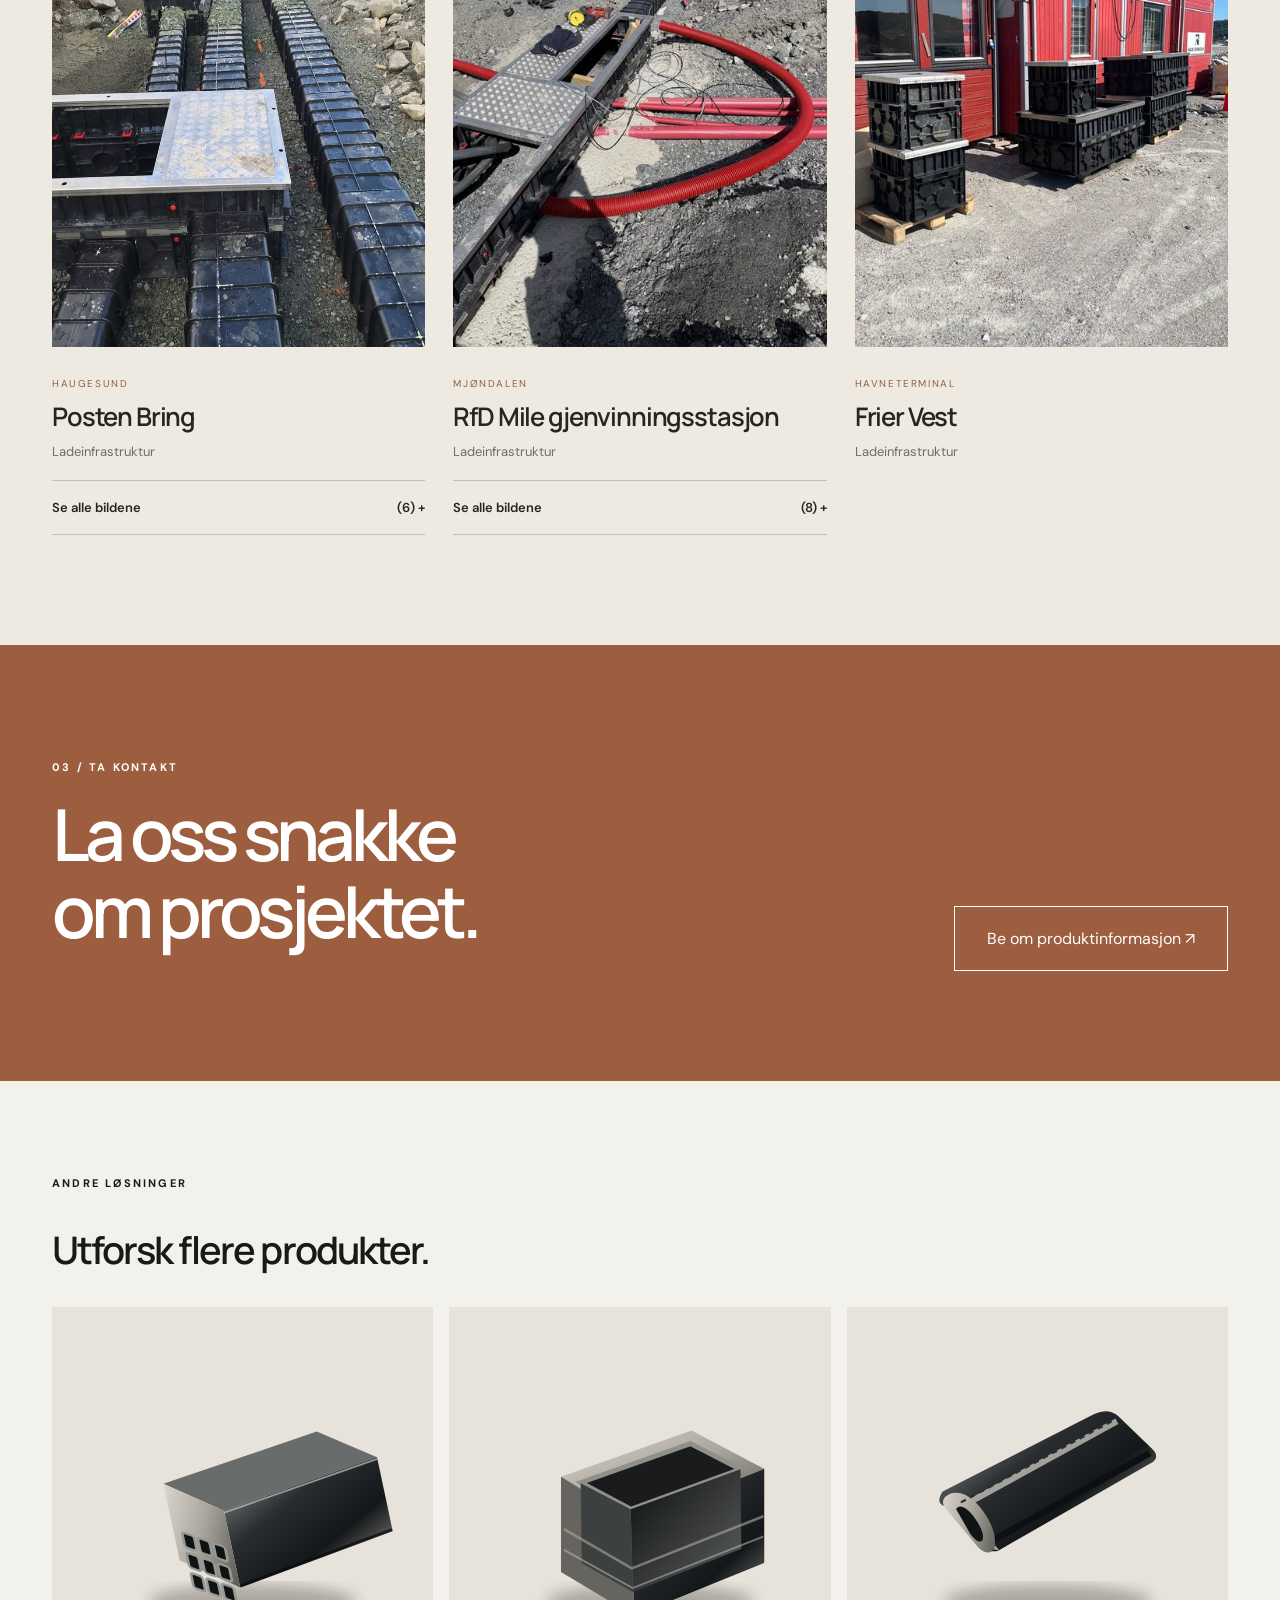
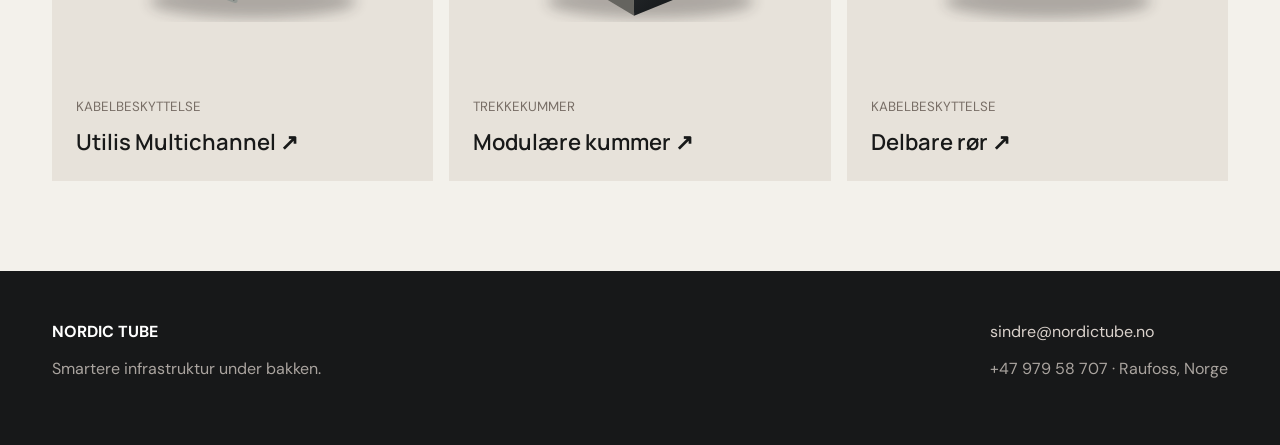
<file: produkter/ladefundamenter.html>
<!doctype html><html lang="nb"><head><meta charset="utf-8"><meta name="viewport" content="width=device-width,initial-scale=1"><meta name="theme-color" content="#181919"><meta name="robots" content="index,follow,max-image-preview:large"><title>Ladefundamenter – Ladeinfrastruktur | Nordic Tube</title><meta name="description" content="Fundamentløsninger til infrastruktur for elbillading. Et praktisk fundament er en viktig del av en gjennomtenkt installasjon."><link rel="canonical" href="https://nordictube.no/produkter/ladefundamenter.html"><meta property="og:type" content="website"><meta property="og:locale" content="nb_NO"><meta property="og:site_name" content="Nordic Tube"><meta property="og:title" content="Ladefundamenter – Ladeinfrastruktur"><meta property="og:description" content="Fundamentløsninger til infrastruktur for elbillading. Et praktisk fundament er en viktig del av en gjennomtenkt installasjon."><meta property="og:url" content="https://nordictube.no/produkter/ladefundamenter.html"><meta property="og:image" content="https://nordictube.no/assets/og-cover.png"><meta name="twitter:card" content="summary_large_image"><link rel="preconnect" href="https://fonts.googleapis.com"><link rel="preconnect" href="https://fonts.gstatic.com" crossorigin><link href="https://fonts.googleapis.com/css2?family=DM+Sans:wght@400;500;600;700&family=Manrope:wght@400;500;600;700;800&display=swap" rel="stylesheet"><link rel="stylesheet" href="../css/product-common.css"><link rel="stylesheet" href="../css/product-detail.css"><link rel="stylesheet" href="../css/media.css"><script type="application/ld+json">{"@context": "https://schema.org", "@graph": [{"@type": "WebPage", "name": "Ladefundamenter", "url": "https://nordictube.no/produkter/ladefundamenter.html", "description": "Fundamentløsninger til infrastruktur for elbillading. Et praktisk fundament er en viktig del av en gjennomtenkt installasjon."}, {"@type": "BreadcrumbList", "itemListElement": [{"@type": "ListItem", "position": 1, "name": "Forside", "item": "https://nordictube.no/"}, {"@type": "ListItem", "position": 2, "name": "Produkter", "item": "https://nordictube.no/produkter/"}, {"@type": "ListItem", "position": 3, "name": "Ladefundamenter", "item": "https://nordictube.no/produkter/ladefundamenter.html"}]}]}</script></head><body><header class="top"><div class="wrap"><a href="../index.html" class="brand" aria-label="Nordic Tube forside"><i>N</i>NORDIC TUBE</a><nav aria-label="Hovedmeny"><a href="../illustrasjoner.html">Illustrasjoner</a><a href="index.html">Produkter</a><a href="../index.html#om-oss">Om oss</a><a href="../index.html#kontakt">Kontakt</a></nav></div></header><main><section class="mast"><div class="wrap"><div class="crumb"><a href="../index.html">Forside</a> / <a href="index.html">Produkter</a> / Ladefundamenter</div><div class="mastinner"><div><span class="eyebrow overline">NORDIC TUBE / 03 — LADEFUNDAMENTER</span><h1>Ladefundamenter</h1><p>Fundamentløsninger til infrastruktur for elbillading. Et praktisk fundament er en viktig del av en gjennomtenkt installasjon.</p></div><div class="image"><img src="../assets/ladefundamenter.svg" alt="Konseptillustrasjon av Ladefundamenter, ikke produktfotografi" width="700" height="700"><span class="media-label eyebrow">Konseptillustrasjon / ikke produktfoto</span></div></div></div></section><section class="intro"><div class="wrap introgrid"><div class="eyebrow brand-accent">01 / Løsningen</div><div><h2>Et solid utgangspunkt for lading.</h2><p>Fundamentløsninger til infrastruktur for elbillading. Et praktisk fundament er en viktig del av en gjennomtenkt installasjon. Kontakt Nordic Tube for å avklare valg av løsning og hvilke produktspesifikasjoner som gjelder for ditt prosjekt.</p></div></div></section><section class="details"><div class="wrap"><div class="eyebrow brand-accent">02 / Prosjektbehov</div><h2>Fra behov til riktig løsning.</h2><div class="columns"><div><h3>Aktuelle bruksområder</h3><ul class="lined"><li>Etablering av nye ladepunkter</li><li>Utbygging av parkerings- og ladeanlegg</li><li>Prosjekter som krever planlagt kabelføring</li></ul></div><div><h3>Dette bør avklares</h3><ul class="lined"><li>Kompatibilitet med ladestolper</li><li>Festepunkter og geometriske mål</li><li>Kabelinnføring og montasje</li></ul></div></div></div></section><section class="installation-films" aria-labelledby="films-title"><div class="wrap"><div class="field-heading"><div><span class="eyebrow micro">Løsningen forklart</span><h2 id="films-title">Se hvordan det henger sammen.</h2></div><p>To korte animasjoner som viser oppbygging og montasje av ladeinfrastruktur.</p></div><div class="film-grid"><figure class="film"><video controls playsinline preload="none" poster="../assets/media/ladeoy-poster.webp" aria-label="Ladeøy – fra fundament til installasjon"><source src="../assets/Nordic-Tube-ladeoy.mp4" type="video/mp4">Nettleseren støtter ikke video. <a href="../assets/Nordic-Tube-ladeoy.mp4">Last ned filmen</a>.</video><figcaption><h3>Ladeøy – fra fundament til installasjon</h3><p>Se hvordan ladeøya bygges opp, med kabelføring og plass til ladeutstyr.</p><a href="../assets/Nordic-Tube-ladeoy.mp4">Åpne video ↗</a></figcaption></figure><figure class="film"><video controls playsinline preload="none" poster="../assets/media/montasje-poster.webp" aria-label="Ladeløsning – montasje steg for steg"><source src="../assets/Kopi%20av%20Ladelosning-montasje.mp4" type="video/mp4">Nettleseren støtter ikke video. <a href="../assets/Kopi%20av%20Ladelosning-montasje.mp4">Last ned filmen</a>.</video><figcaption><h3>Ladeløsning – montasje steg for steg</h3><p>En animert gjennomgang av sammenkobling og montasje.</p><a href="../assets/Kopi%20av%20Ladelosning-montasje.mp4">Åpne video ↗</a></figcaption></figure></div></div></section><section class="field-projects" id="prosjekter" aria-labelledby="projects-title"><div class="wrap"><div class="field-heading"><div><span class="eyebrow micro rust">Fra anlegget</span><h2 id="projects-title">Løsninger i praksis.</h2></div><p>Et innblikk i ladeinfrastruktur fra grøft og kabelføring til montasje på anlegget.</p></div><div class="project-grid"><article class="project-card"><a class="project-cover" href="../assets/media/bring-haugesund-2-1280.webp" target="_blank" rel="noopener" aria-label="Åpne prosjektbilde fra Posten Bring i ny fane"><img src="../assets/media/bring-haugesund-2-1280.webp" srcset="../assets/media/bring-haugesund-2-640.webp 360w, ../assets/media/bring-haugesund-2-1280.webp 720w" sizes="(max-width: 760px) 90vw, 32vw" alt="Ladeinfrastruktur hos Posten Bring, Haugesund" width="960" height="1280" loading="lazy" decoding="async"></a><div class="project-meta"><span>Haugesund</span><h3>Posten Bring</h3><p>Ladeinfrastruktur</p></div><details class="project-more"><summary>Se alle bildene <span>(6) +</span></summary><div class="project-gallery"><a href="../assets/media/bring-haugesund-1-1280.webp" target="_blank" rel="noopener" aria-label="Åpne bilde 1 fra Posten Bring i ny fane"><img src="../assets/media/bring-haugesund-1-1280.webp" srcset="../assets/media/bring-haugesund-1-640.webp 360w, ../assets/media/bring-haugesund-1-1280.webp 720w" sizes="(max-width: 760px) 90vw, 32vw" alt="Ladeinfrastruktur hos Posten Bring, bilde 1" width="960" height="1280" loading="lazy" decoding="async"></a><a href="../assets/media/bring-haugesund-2-1280.webp" target="_blank" rel="noopener" aria-label="Åpne bilde 2 fra Posten Bring i ny fane"><img src="../assets/media/bring-haugesund-2-1280.webp" srcset="../assets/media/bring-haugesund-2-640.webp 360w, ../assets/media/bring-haugesund-2-1280.webp 720w" sizes="(max-width: 760px) 90vw, 32vw" alt="Ladeinfrastruktur hos Posten Bring, bilde 2" width="960" height="1280" loading="lazy" decoding="async"></a><a href="../assets/media/bring-haugesund-3-1280.webp" target="_blank" rel="noopener" aria-label="Åpne bilde 3 fra Posten Bring i ny fane"><img src="../assets/media/bring-haugesund-3-1280.webp" srcset="../assets/media/bring-haugesund-3-640.webp 360w, ../assets/media/bring-haugesund-3-1280.webp 720w" sizes="(max-width: 760px) 90vw, 32vw" alt="Ladeinfrastruktur hos Posten Bring, bilde 3" width="960" height="1280" loading="lazy" decoding="async"></a><a href="../assets/media/bring-haugesund-4-1280.webp" target="_blank" rel="noopener" aria-label="Åpne bilde 4 fra Posten Bring i ny fane"><img src="../assets/media/bring-haugesund-4-1280.webp" srcset="../assets/media/bring-haugesund-4-640.webp 360w, ../assets/media/bring-haugesund-4-1280.webp 720w" sizes="(max-width: 760px) 90vw, 32vw" alt="Ladeinfrastruktur hos Posten Bring, bilde 4" width="960" height="1280" loading="lazy" decoding="async"></a><a href="../assets/media/bring-haugesund-5-1280.webp" target="_blank" rel="noopener" aria-label="Åpne bilde 5 fra Posten Bring i ny fane"><img src="../assets/media/bring-haugesund-5-1280.webp" srcset="../assets/media/bring-haugesund-5-640.webp 360w, ../assets/media/bring-haugesund-5-1280.webp 720w" sizes="(max-width: 760px) 90vw, 32vw" alt="Ladeinfrastruktur hos Posten Bring, bilde 5" width="960" height="1280" loading="lazy" decoding="async"></a><a href="../assets/media/bring-haugesund-6-1280.webp" target="_blank" rel="noopener" aria-label="Åpne bilde 6 fra Posten Bring i ny fane"><img src="../assets/media/bring-haugesund-6-1280.webp" srcset="../assets/media/bring-haugesund-6-640.webp 360w, ../assets/media/bring-haugesund-6-1280.webp 720w" sizes="(max-width: 760px) 90vw, 32vw" alt="Ladeinfrastruktur hos Posten Bring, bilde 6" width="960" height="1280" loading="lazy" decoding="async"></a></div></details></article><article class="project-card"><a class="project-cover" href="../assets/media/rfd-mile-2-1280.webp" target="_blank" rel="noopener" aria-label="Åpne prosjektbilde fra RfD Mile gjenvinningsstasjon i ny fane"><img src="../assets/media/rfd-mile-2-1280.webp" srcset="../assets/media/rfd-mile-2-640.webp 480w, ../assets/media/rfd-mile-2-1280.webp 960w" sizes="(max-width: 760px) 90vw, 32vw" alt="Ladeinfrastruktur hos RfD Mile gjenvinningsstasjon, Mjøndalen" width="960" height="1280" loading="lazy" decoding="async"></a><div class="project-meta"><span>Mjøndalen</span><h3>RfD Mile gjenvinningsstasjon</h3><p>Ladeinfrastruktur</p></div><details class="project-more"><summary>Se alle bildene <span>(8) +</span></summary><div class="project-gallery"><a href="../assets/media/rfd-mile-1-1280.webp" target="_blank" rel="noopener" aria-label="Åpne bilde 1 fra RfD Mile gjenvinningsstasjon i ny fane"><img src="../assets/media/rfd-mile-1-1280.webp" srcset="../assets/media/rfd-mile-1-640.webp 480w, ../assets/media/rfd-mile-1-1280.webp 960w" sizes="(max-width: 760px) 90vw, 32vw" alt="Ladeinfrastruktur hos RfD Mile gjenvinningsstasjon, bilde 1" width="960" height="1280" loading="lazy" decoding="async"></a><a href="../assets/media/rfd-mile-2-1280.webp" target="_blank" rel="noopener" aria-label="Åpne bilde 2 fra RfD Mile gjenvinningsstasjon i ny fane"><img src="../assets/media/rfd-mile-2-1280.webp" srcset="../assets/media/rfd-mile-2-640.webp 480w, ../assets/media/rfd-mile-2-1280.webp 960w" sizes="(max-width: 760px) 90vw, 32vw" alt="Ladeinfrastruktur hos RfD Mile gjenvinningsstasjon, bilde 2" width="960" height="1280" loading="lazy" decoding="async"></a><a href="../assets/media/rfd-mile-3-1280.webp" target="_blank" rel="noopener" aria-label="Åpne bilde 3 fra RfD Mile gjenvinningsstasjon i ny fane"><img src="../assets/media/rfd-mile-3-1280.webp" srcset="../assets/media/rfd-mile-3-640.webp 480w, ../assets/media/rfd-mile-3-1280.webp 960w" sizes="(max-width: 760px) 90vw, 32vw" alt="Ladeinfrastruktur hos RfD Mile gjenvinningsstasjon, bilde 3" width="960" height="1280" loading="lazy" decoding="async"></a><a href="../assets/media/rfd-mile-4-1280.webp" target="_blank" rel="noopener" aria-label="Åpne bilde 4 fra RfD Mile gjenvinningsstasjon i ny fane"><img src="../assets/media/rfd-mile-4-1280.webp" srcset="../assets/media/rfd-mile-4-640.webp 480w, ../assets/media/rfd-mile-4-1280.webp 960w" sizes="(max-width: 760px) 90vw, 32vw" alt="Ladeinfrastruktur hos RfD Mile gjenvinningsstasjon, bilde 4" width="960" height="1280" loading="lazy" decoding="async"></a><a href="../assets/media/rfd-mile-5-1280.webp" target="_blank" rel="noopener" aria-label="Åpne bilde 5 fra RfD Mile gjenvinningsstasjon i ny fane"><img src="../assets/media/rfd-mile-5-1280.webp" srcset="../assets/media/rfd-mile-5-640.webp 480w, ../assets/media/rfd-mile-5-1280.webp 960w" sizes="(max-width: 760px) 90vw, 32vw" alt="Ladeinfrastruktur hos RfD Mile gjenvinningsstasjon, bilde 5" width="960" height="1280" loading="lazy" decoding="async"></a><a href="../assets/media/rfd-mile-6-1280.webp" target="_blank" rel="noopener" aria-label="Åpne bilde 6 fra RfD Mile gjenvinningsstasjon i ny fane"><img src="../assets/media/rfd-mile-6-1280.webp" srcset="../assets/media/rfd-mile-6-640.webp 480w, ../assets/media/rfd-mile-6-1280.webp 960w" sizes="(max-width: 760px) 90vw, 32vw" alt="Ladeinfrastruktur hos RfD Mile gjenvinningsstasjon, bilde 6" width="960" height="1280" loading="lazy" decoding="async"></a><a href="../assets/media/rfd-mile-7-1280.webp" target="_blank" rel="noopener" aria-label="Åpne bilde 7 fra RfD Mile gjenvinningsstasjon i ny fane"><img src="../assets/media/rfd-mile-7-1280.webp" srcset="../assets/media/rfd-mile-7-640.webp 480w, ../assets/media/rfd-mile-7-1280.webp 960w" sizes="(max-width: 760px) 90vw, 32vw" alt="Ladeinfrastruktur hos RfD Mile gjenvinningsstasjon, bilde 7" width="960" height="1280" loading="lazy" decoding="async"></a><a href="../assets/media/rfd-mile-8-1280.webp" target="_blank" rel="noopener" aria-label="Åpne bilde 8 fra RfD Mile gjenvinningsstasjon i ny fane"><img src="../assets/media/rfd-mile-8-1280.webp" srcset="../assets/media/rfd-mile-8-640.webp 480w, ../assets/media/rfd-mile-8-1280.webp 960w" sizes="(max-width: 760px) 90vw, 32vw" alt="Ladeinfrastruktur hos RfD Mile gjenvinningsstasjon, bilde 8" width="960" height="1280" loading="lazy" decoding="async"></a></div></details></article><article class="project-card"><a class="project-cover" href="../assets/media/frier-vest-1280.webp" target="_blank" rel="noopener" aria-label="Åpne prosjektbilde fra Frier Vest i ny fane"><img src="../assets/media/frier-vest-1280.webp" srcset="../assets/media/frier-vest-640.webp 480w, ../assets/media/frier-vest-1280.webp 960w" sizes="(max-width: 760px) 90vw, 32vw" alt="Ladeinfrastruktur hos Frier Vest, Havneterminal" width="960" height="1280" loading="lazy" decoding="async"></a><div class="project-meta"><span>Havneterminal</span><h3>Frier Vest</h3><p>Ladeinfrastruktur</p></div></article></div></div></section><section class="quote"><div class="wrap"><div><span class="eyebrow">03 / Ta kontakt</span><h2>La oss snakke<br>om prosjektet.</h2></div><a href="mailto:sindre@nordictube.no?subject=ladefundamenter">Be om produktinformasjon ↗</a></div></section><section class="related"><div class="wrap"><span class="eyebrow">Andre løsninger</span><h2>Utforsk flere produkter.</h2><div class="cards"><a class="card" href="utilis-multichannel.html"><img loading="lazy" src="../assets/utilis-multichannel.svg" alt="Konseptillustrasjon av Utilis Multichannel" width="500" height="350"><small>KABELBESKYTTELSE</small><b>Utilis Multichannel ↗</b></a><a class="card" href="modulaere-kummer.html"><img loading="lazy" src="../assets/modulaere-kummer.svg" alt="Konseptillustrasjon av Modulære kummer" width="500" height="350"><small>TREKKEKUMMER</small><b>Modulære kummer ↗</b></a><a class="card" href="delbare-ror.html"><img loading="lazy" src="../assets/delbare-ror.svg" alt="Konseptillustrasjon av Delbare rør" width="500" height="350"><small>KABELBESKYTTELSE</small><b>Delbare rør ↗</b></a></div></div></section></main><footer class="foot"><div class="wrap"><div><b>NORDIC TUBE</b><p>Smartere infrastruktur under bakken.</p></div><div><a href="mailto:sindre@nordictube.no">sindre@nordictube.no</a><p>+47 979 58 707 · Raufoss, Norge</p></div></div></footer></body></html>
</file>
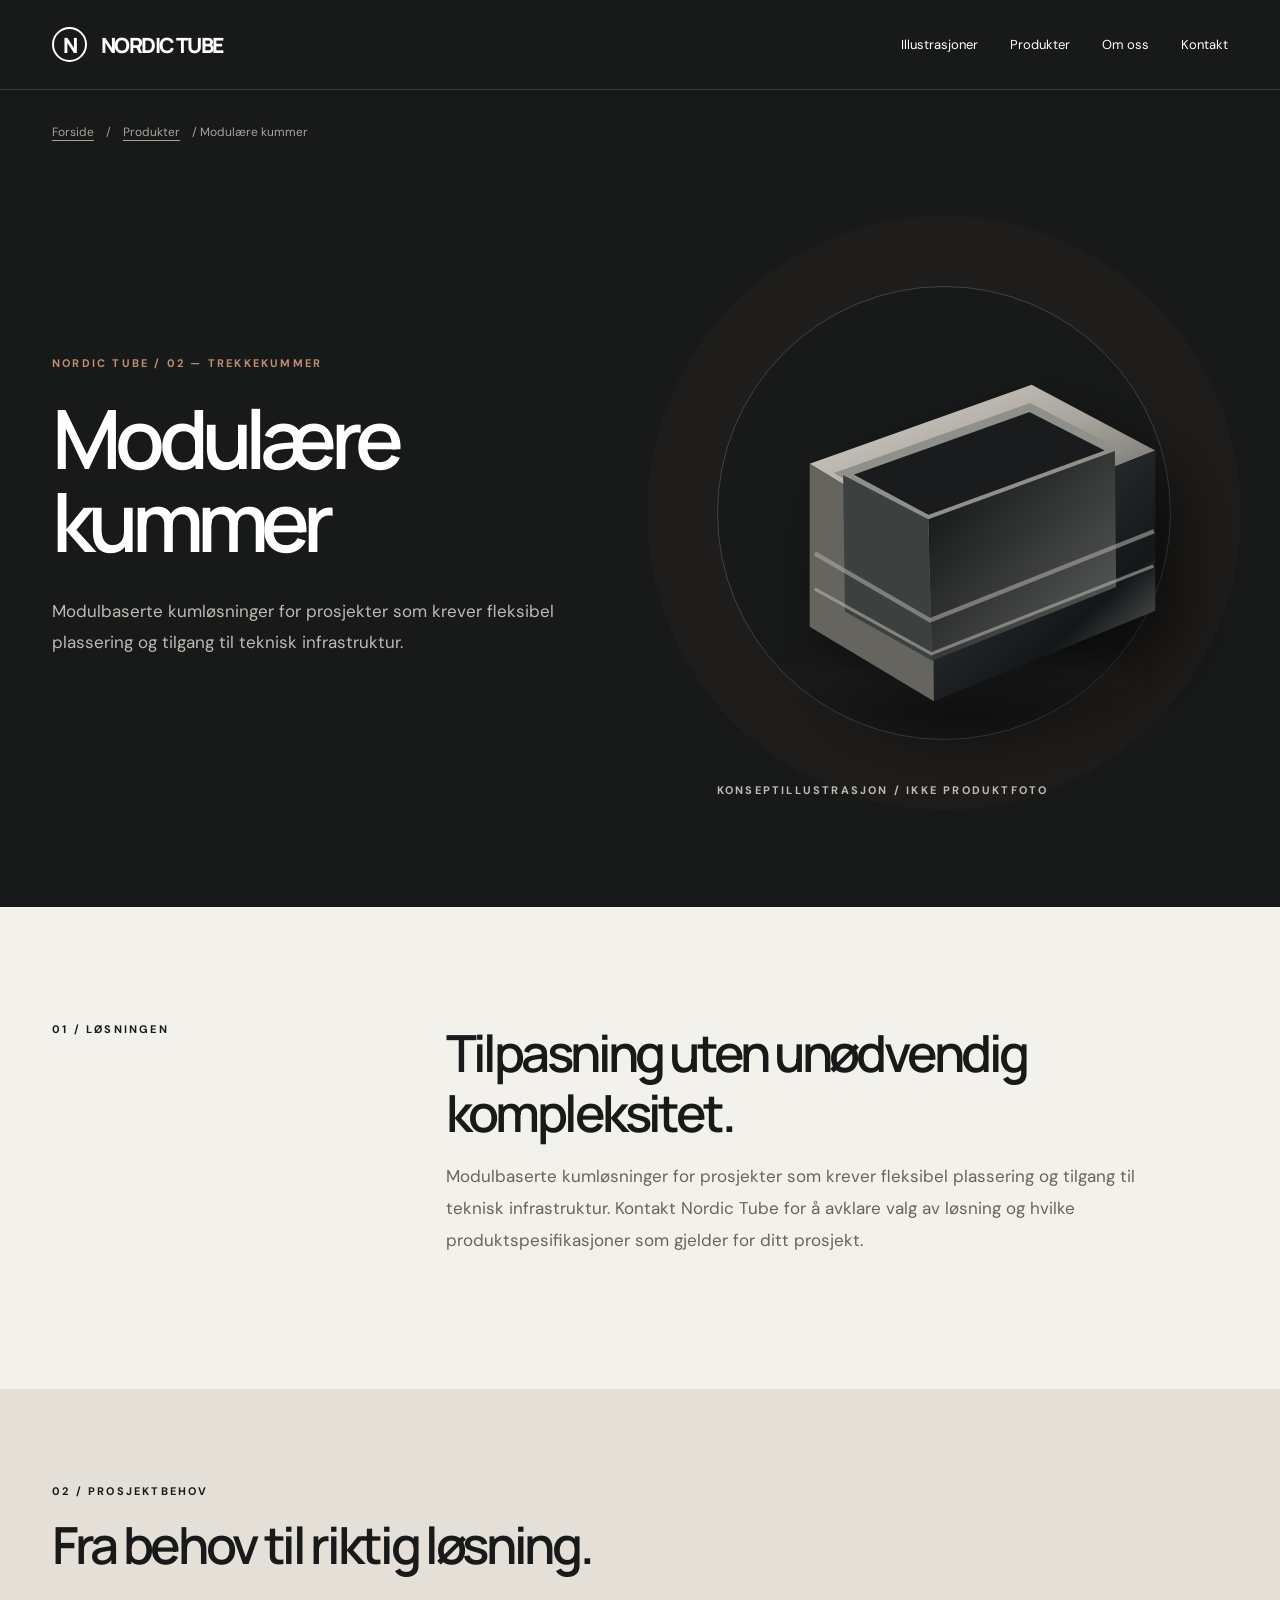
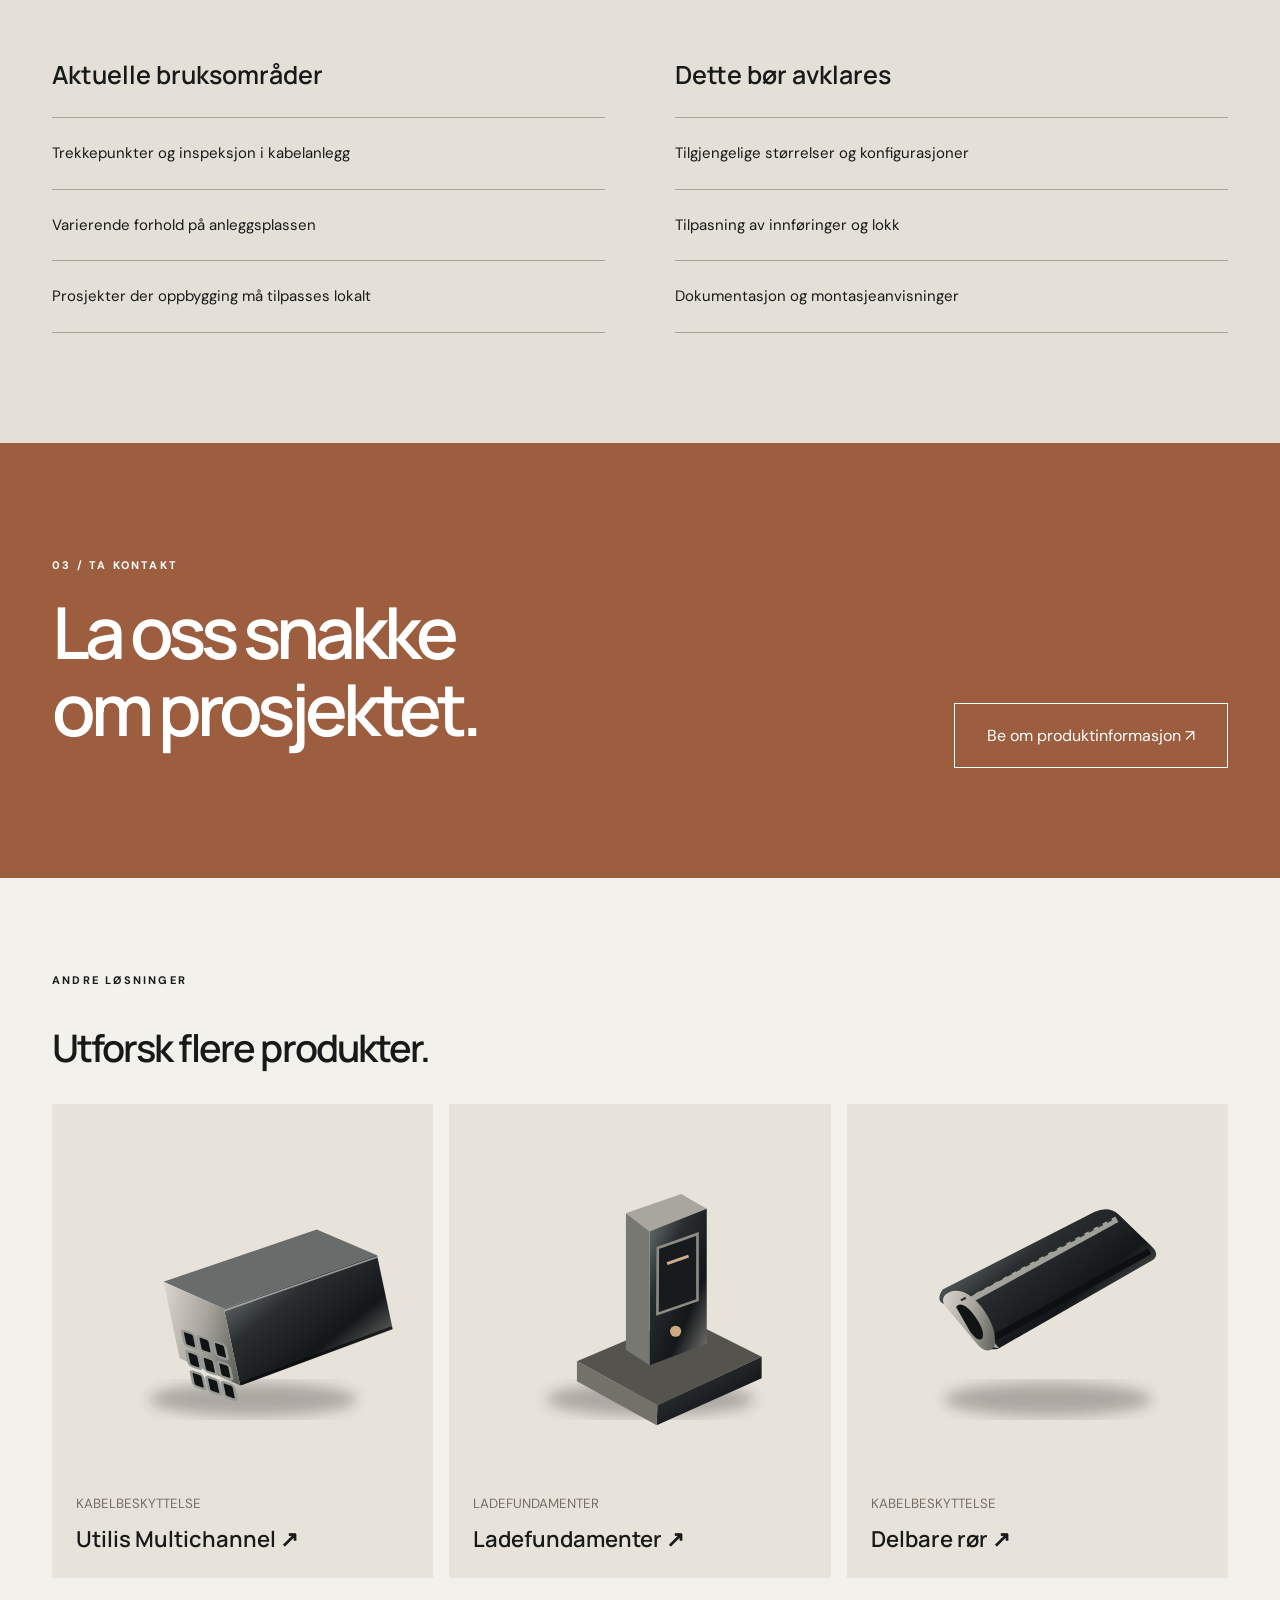
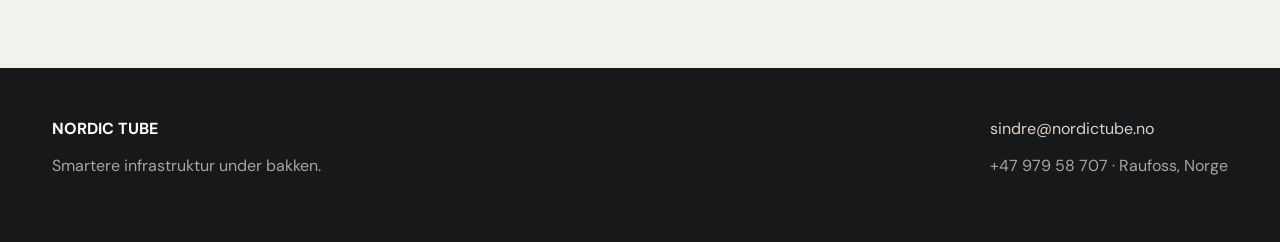
<file: produkter/modulaere-kummer.html>
<!doctype html><html lang="nb"><head><meta charset="utf-8"><meta name="viewport" content="width=device-width,initial-scale=1"><meta name="theme-color" content="#181919"><meta name="robots" content="index,follow,max-image-preview:large"><title>Modulære kummer – Modulære systemer | Nordic Tube</title><meta name="description" content="Modulbaserte kumløsninger for prosjekter som krever fleksibel plassering og tilgang til teknisk infrastruktur."><link rel="canonical" href="https://nordictube.no/produkter/modulaere-kummer.html"><meta property="og:type" content="website"><meta property="og:locale" content="nb_NO"><meta property="og:site_name" content="Nordic Tube"><meta property="og:title" content="Modulære kummer – Modulære systemer"><meta property="og:description" content="Modulbaserte kumløsninger for prosjekter som krever fleksibel plassering og tilgang til teknisk infrastruktur."><meta property="og:url" content="https://nordictube.no/produkter/modulaere-kummer.html"><meta property="og:image" content="https://nordictube.no/assets/og-cover.png"><meta name="twitter:card" content="summary_large_image"><link rel="preconnect" href="https://fonts.googleapis.com"><link rel="preconnect" href="https://fonts.gstatic.com" crossorigin><link href="https://fonts.googleapis.com/css2?family=DM+Sans:wght@400;500;600;700&family=Manrope:wght@400;500;600;700;800&display=swap" rel="stylesheet"><link rel="stylesheet" href="../css/product-common.css"><link rel="stylesheet" href="../css/product-detail.css"><script type="application/ld+json">{"@context": "https://schema.org", "@graph": [{"@type": "WebPage", "name": "Modulære kummer", "url": "https://nordictube.no/produkter/modulaere-kummer.html", "description": "Modulbaserte kumløsninger for prosjekter som krever fleksibel plassering og tilgang til teknisk infrastruktur."}, {"@type": "BreadcrumbList", "itemListElement": [{"@type": "ListItem", "position": 1, "name": "Forside", "item": "https://nordictube.no/"}, {"@type": "ListItem", "position": 2, "name": "Produkter", "item": "https://nordictube.no/produkter/"}, {"@type": "ListItem", "position": 3, "name": "Modulære kummer", "item": "https://nordictube.no/produkter/modulaere-kummer.html"}]}]}</script></head><body><header class="top"><div class="wrap"><a href="../index.html" class="brand" aria-label="Nordic Tube forside"><i>N</i>NORDIC TUBE</a><nav aria-label="Hovedmeny"><a href="../illustrasjoner.html">Illustrasjoner</a><a href="index.html">Produkter</a><a href="../index.html#om-oss">Om oss</a><a href="../index.html#kontakt">Kontakt</a></nav></div></header><main><section class="mast"><div class="wrap"><div class="crumb"><a href="../index.html">Forside</a> / <a href="index.html">Produkter</a> / Modulære kummer</div><div class="mastinner"><div><span class="eyebrow overline">NORDIC TUBE / 02 — TREKKEKUMMER</span><h1>Modulære kummer</h1><p>Modulbaserte kumløsninger for prosjekter som krever fleksibel plassering og tilgang til teknisk infrastruktur.</p></div><div class="image"><img src="../assets/modulaere-kummer.svg" alt="Konseptillustrasjon av Modulære kummer, ikke produktfotografi" width="700" height="700"><span class="media-label eyebrow">Konseptillustrasjon / ikke produktfoto</span></div></div></div></section><section class="intro"><div class="wrap introgrid"><div class="eyebrow" class="brand-accent">01 / Løsningen</div><div><h2>Tilpasning uten unødvendig kompleksitet.</h2><p>Modulbaserte kumløsninger for prosjekter som krever fleksibel plassering og tilgang til teknisk infrastruktur. Kontakt Nordic Tube for å avklare valg av løsning og hvilke produktspesifikasjoner som gjelder for ditt prosjekt.</p></div></div></section><section class="details"><div class="wrap"><div class="eyebrow" class="brand-accent">02 / Prosjektbehov</div><h2>Fra behov til riktig løsning.</h2><div class="columns"><div><h3>Aktuelle bruksområder</h3><ul class="lined"><li>Trekkepunkter og inspeksjon i kabelanlegg</li><li>Varierende forhold på anleggsplassen</li><li>Prosjekter der oppbygging må tilpasses lokalt</li></ul></div><div><h3>Dette bør avklares</h3><ul class="lined"><li>Tilgjengelige størrelser og konfigurasjoner</li><li>Tilpasning av innføringer og lokk</li><li>Dokumentasjon og montasjeanvisninger</li></ul></div></div></div></section><section class="quote"><div class="wrap"><div><span class="eyebrow">03 / Ta kontakt</span><h2>La oss snakke<br>om prosjektet.</h2></div><a href="mailto:sindre@nordictube.no?subject=modulaere-kummer">Be om produktinformasjon ↗</a></div></section><section class="related"><div class="wrap"><span class="eyebrow">Andre løsninger</span><h2>Utforsk flere produkter.</h2><div class="cards"><a class="card" href="utilis-multichannel.html"><img loading="lazy" src="../assets/utilis-multichannel.svg" alt="Konseptillustrasjon av Utilis Multichannel" width="500" height="350"><small>KABELBESKYTTELSE</small><b>Utilis Multichannel ↗</b></a><a class="card" href="ladefundamenter.html"><img loading="lazy" src="../assets/ladefundamenter.svg" alt="Konseptillustrasjon av Ladefundamenter" width="500" height="350"><small>LADEFUNDAMENTER</small><b>Ladefundamenter ↗</b></a><a class="card" href="delbare-ror.html"><img loading="lazy" src="../assets/delbare-ror.svg" alt="Konseptillustrasjon av Delbare rør" width="500" height="350"><small>KABELBESKYTTELSE</small><b>Delbare rør ↗</b></a></div></div></section></main><footer class="foot"><div class="wrap"><div><b>NORDIC TUBE</b><p>Smartere infrastruktur under bakken.</p></div><div><a href="mailto:sindre@nordictube.no">sindre@nordictube.no</a><p>+47 979 58 707 · Raufoss, Norge</p></div></div></footer></body></html>
</file>
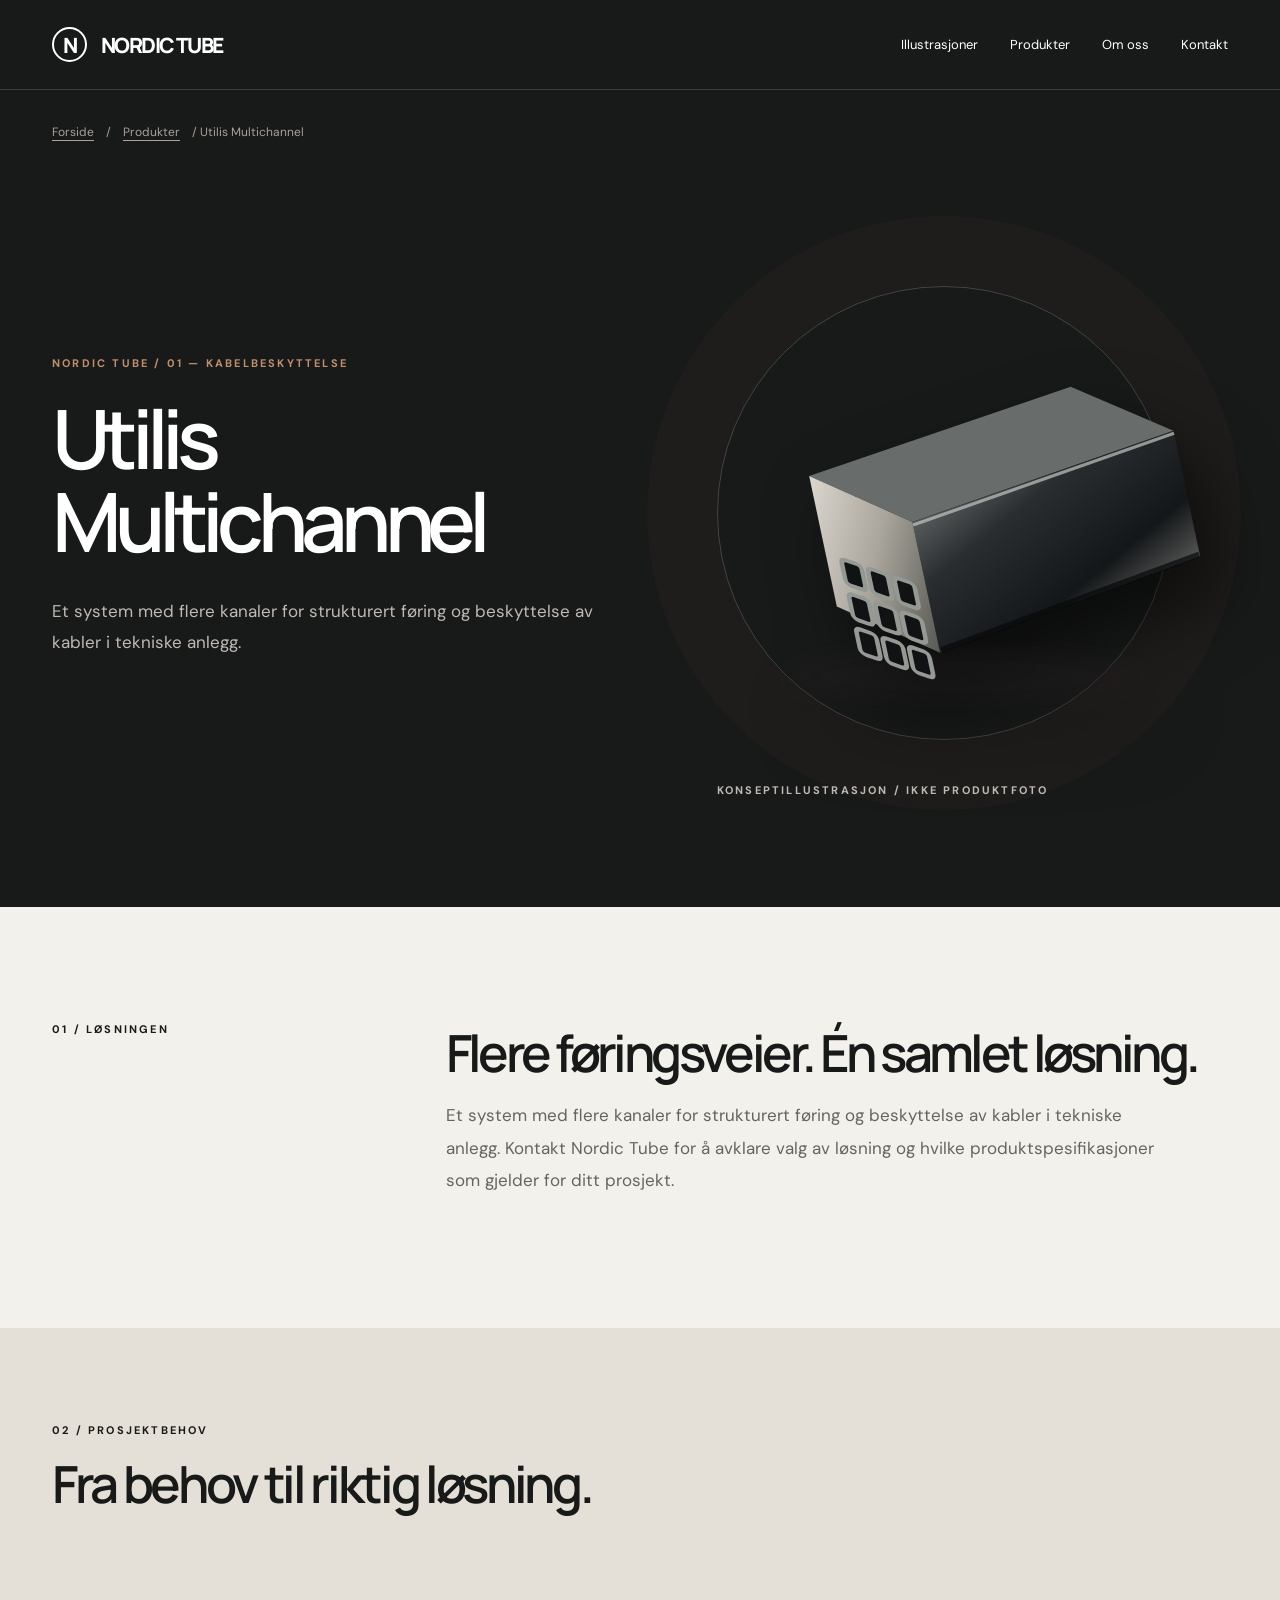
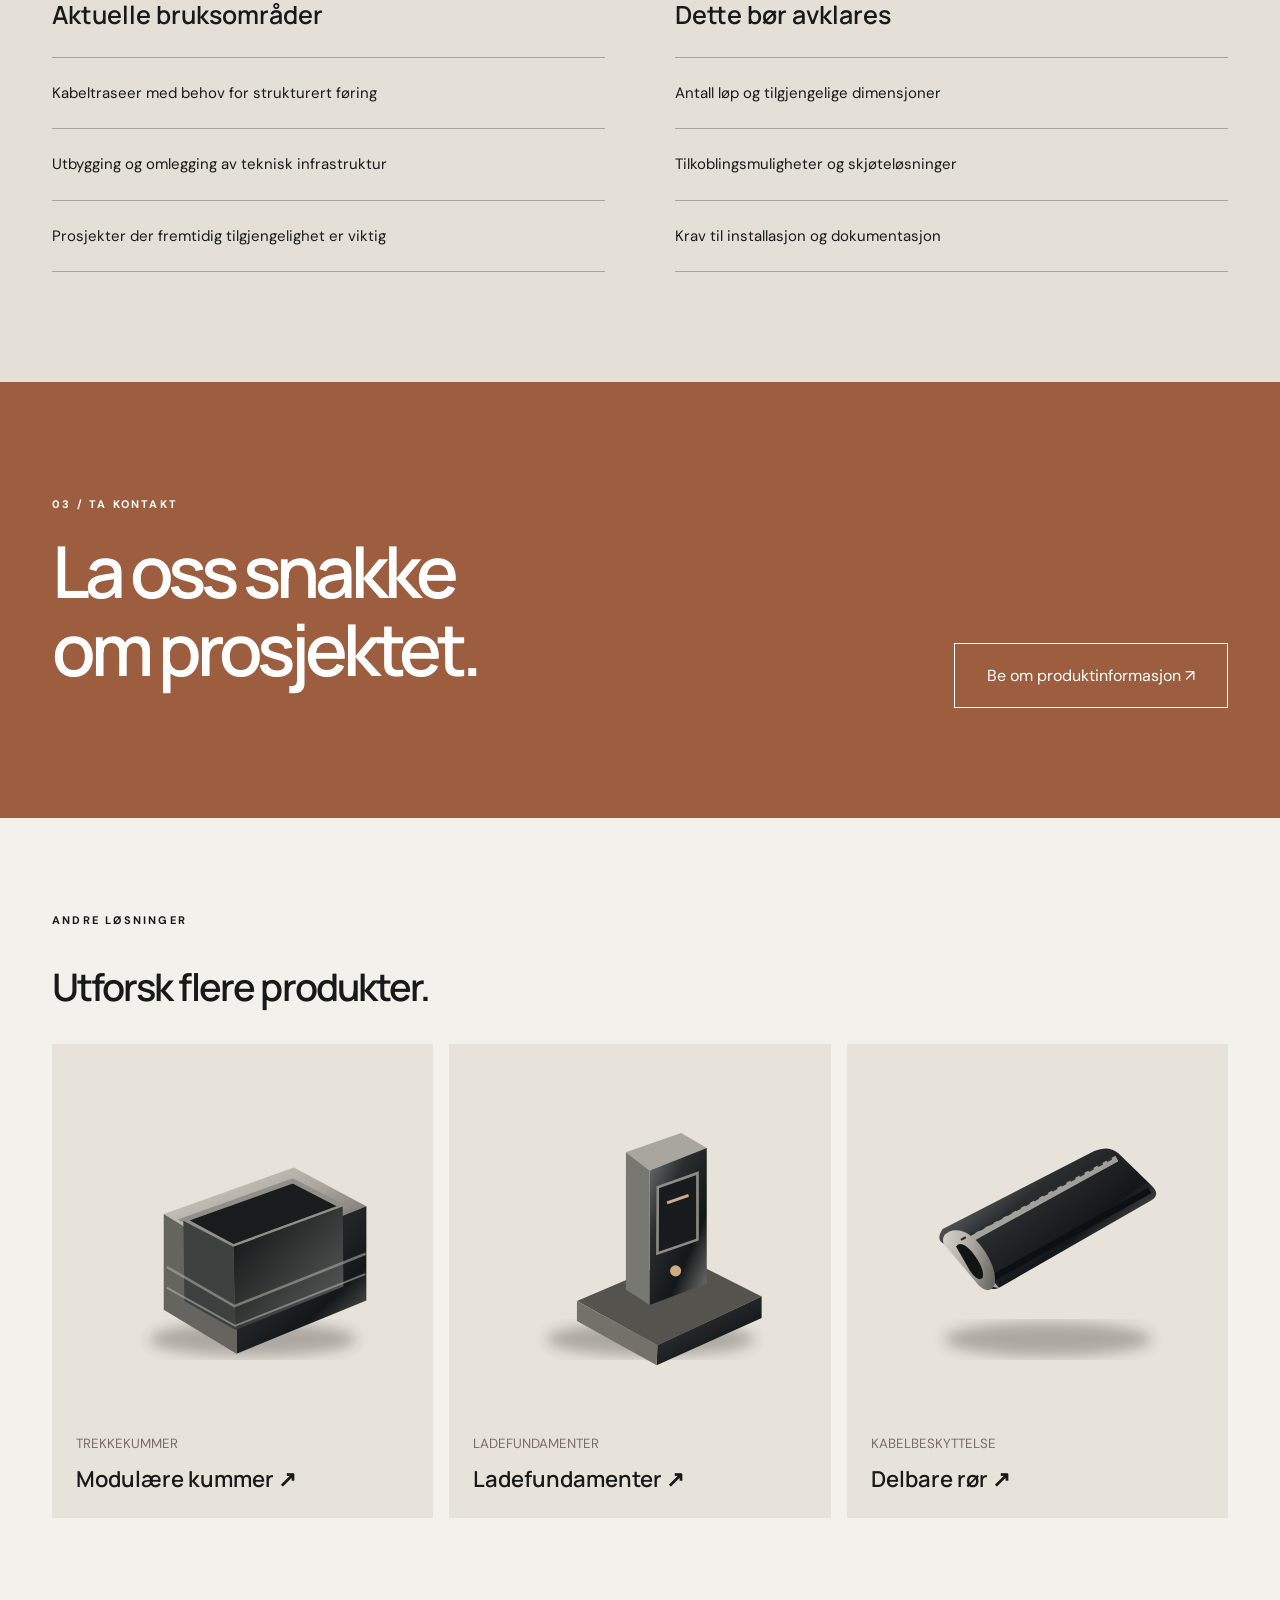
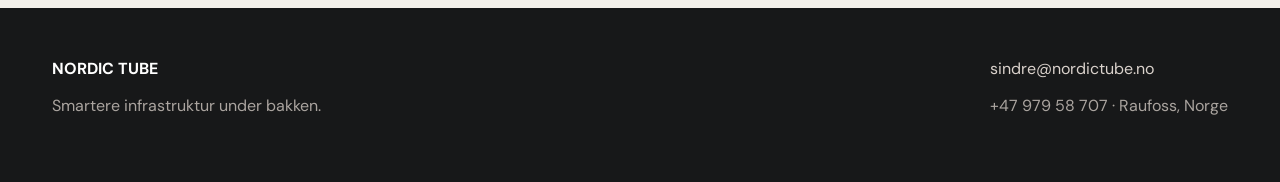
<file: produkter/utilis-multichannel.html>
<!doctype html><html lang="nb"><head><meta charset="utf-8"><meta name="viewport" content="width=device-width,initial-scale=1"><meta name="theme-color" content="#181919"><meta name="robots" content="index,follow,max-image-preview:large"><title>Utilis Multichannel – Flerløpskanaler | Nordic Tube</title><meta name="description" content="Et system med flere kanaler for strukturert føring og beskyttelse av kabler i tekniske anlegg."><link rel="canonical" href="https://nordictube.no/produkter/utilis-multichannel.html"><meta property="og:type" content="website"><meta property="og:locale" content="nb_NO"><meta property="og:site_name" content="Nordic Tube"><meta property="og:title" content="Utilis Multichannel – Flerløpskanaler"><meta property="og:description" content="Et system med flere kanaler for strukturert føring og beskyttelse av kabler i tekniske anlegg."><meta property="og:url" content="https://nordictube.no/produkter/utilis-multichannel.html"><meta property="og:image" content="https://nordictube.no/assets/og-cover.png"><meta name="twitter:card" content="summary_large_image"><link rel="preconnect" href="https://fonts.googleapis.com"><link rel="preconnect" href="https://fonts.gstatic.com" crossorigin><link href="https://fonts.googleapis.com/css2?family=DM+Sans:wght@400;500;600;700&family=Manrope:wght@400;500;600;700;800&display=swap" rel="stylesheet"><link rel="stylesheet" href="../css/product-common.css"><link rel="stylesheet" href="../css/product-detail.css"><script type="application/ld+json">{"@context": "https://schema.org", "@graph": [{"@type": "WebPage", "name": "Utilis Multichannel", "url": "https://nordictube.no/produkter/utilis-multichannel.html", "description": "Et system med flere kanaler for strukturert føring og beskyttelse av kabler i tekniske anlegg."}, {"@type": "BreadcrumbList", "itemListElement": [{"@type": "ListItem", "position": 1, "name": "Forside", "item": "https://nordictube.no/"}, {"@type": "ListItem", "position": 2, "name": "Produkter", "item": "https://nordictube.no/produkter/"}, {"@type": "ListItem", "position": 3, "name": "Utilis Multichannel", "item": "https://nordictube.no/produkter/utilis-multichannel.html"}]}]}</script></head><body><header class="top"><div class="wrap"><a href="../index.html" class="brand" aria-label="Nordic Tube forside"><i>N</i>NORDIC TUBE</a><nav aria-label="Hovedmeny"><a href="../illustrasjoner.html">Illustrasjoner</a><a href="index.html">Produkter</a><a href="../index.html#om-oss">Om oss</a><a href="../index.html#kontakt">Kontakt</a></nav></div></header><main><section class="mast"><div class="wrap"><div class="crumb"><a href="../index.html">Forside</a> / <a href="index.html">Produkter</a> / Utilis Multichannel</div><div class="mastinner"><div><span class="eyebrow overline">NORDIC TUBE / 01 — KABELBESKYTTELSE</span><h1>Utilis Multichannel</h1><p>Et system med flere kanaler for strukturert føring og beskyttelse av kabler i tekniske anlegg.</p></div><div class="image"><img src="../assets/utilis-multichannel.svg" alt="Konseptillustrasjon av Utilis Multichannel, ikke produktfotografi" width="700" height="700"><span class="media-label eyebrow">Konseptillustrasjon / ikke produktfoto</span></div></div></div></section><section class="intro"><div class="wrap introgrid"><div class="eyebrow" class="brand-accent">01 / Løsningen</div><div><h2>Flere føringsveier. Én samlet løsning.</h2><p>Et system med flere kanaler for strukturert føring og beskyttelse av kabler i tekniske anlegg. Kontakt Nordic Tube for å avklare valg av løsning og hvilke produktspesifikasjoner som gjelder for ditt prosjekt.</p></div></div></section><section class="details"><div class="wrap"><div class="eyebrow" class="brand-accent">02 / Prosjektbehov</div><h2>Fra behov til riktig løsning.</h2><div class="columns"><div><h3>Aktuelle bruksområder</h3><ul class="lined"><li>Kabeltraseer med behov for strukturert føring</li><li>Utbygging og omlegging av teknisk infrastruktur</li><li>Prosjekter der fremtidig tilgjengelighet er viktig</li></ul></div><div><h3>Dette bør avklares</h3><ul class="lined"><li>Antall løp og tilgjengelige dimensjoner</li><li>Tilkoblingsmuligheter og skjøteløsninger</li><li>Krav til installasjon og dokumentasjon</li></ul></div></div></div></section><section class="quote"><div class="wrap"><div><span class="eyebrow">03 / Ta kontakt</span><h2>La oss snakke<br>om prosjektet.</h2></div><a href="mailto:sindre@nordictube.no?subject=utilis-multichannel">Be om produktinformasjon ↗</a></div></section><section class="related"><div class="wrap"><span class="eyebrow">Andre løsninger</span><h2>Utforsk flere produkter.</h2><div class="cards"><a class="card" href="modulaere-kummer.html"><img loading="lazy" src="../assets/modulaere-kummer.svg" alt="Konseptillustrasjon av Modulære kummer" width="500" height="350"><small>TREKKEKUMMER</small><b>Modulære kummer ↗</b></a><a class="card" href="ladefundamenter.html"><img loading="lazy" src="../assets/ladefundamenter.svg" alt="Konseptillustrasjon av Ladefundamenter" width="500" height="350"><small>LADEFUNDAMENTER</small><b>Ladefundamenter ↗</b></a><a class="card" href="delbare-ror.html"><img loading="lazy" src="../assets/delbare-ror.svg" alt="Konseptillustrasjon av Delbare rør" width="500" height="350"><small>KABELBESKYTTELSE</small><b>Delbare rør ↗</b></a></div></div></section></main><footer class="foot"><div class="wrap"><div><b>NORDIC TUBE</b><p>Smartere infrastruktur under bakken.</p></div><div><a href="mailto:sindre@nordictube.no">sindre@nordictube.no</a><p>+47 979 58 707 · Raufoss, Norge</p></div></div></footer></body></html>
</file>
<file: css/base.css>
/* Design tokens, reset and shared foundation */

:root{--ink:#181919;--surface:#f3f1eb;--cream:#e9e4d9;--muted:#8a8982;--rust:#9c5e3f;--line:rgba(25,25,24,.14);--display:'Manrope',Arial,sans-serif;--body:'DM Sans',Arial,sans-serif}*{box-sizing:border-box}html{scroll-behavior:smooth}body{margin:0;background:var(--surface);color:var(--ink);font-family:var(--body);-webkit-font-smoothing:antialiased}a{text-decoration:none;color:inherit}button{font:inherit;cursor:pointer}button:focus-visible,a:focus-visible{outline:3px solid #dfaa7b;outline-offset:5px}::selection{background:#c48a62;color:#101010}.wrap{width:min(1520px,calc(100% - 104px));margin-inline:auto}.micro{font:700 10px/1.4 var(--body);letter-spacing:.22em;text-transform:uppercase}.rust{color:var(--rust)}
</file>
<file: css/frontpage.css>
/* Frontpage layout, transitions and responsive design */
/* header */
.site-header{height:91px;position:absolute;z-index:90;top:0;left:0;right:0;color:#fff;border-bottom:1px solid rgba(255,255,255,.16)}.header-inner{height:100%;display:flex;align-items:center;justify-content:space-between;gap:28px}.logo{font:800 21px/1 var(--display);letter-spacing:-.08em;display:inline-flex;align-items:center;gap:13px;white-space:nowrap}.brand-symbol{width:36px;height:36px;border:2.2px solid currentColor;display:flex;align-items:center;justify-content:center;border-radius:50%;font:800 18px var(--display);letter-spacing:-.08em;padding-right:2px}.logo span{letter-spacing:-.085em}.header-links{display:flex;align-items:center;gap:42px;font-size:12px;font-weight:700}.header-links a{opacity:.82;transition:opacity .25s}.header-links a:hover{opacity:1}.header-action{display:flex;align-items:center;gap:16px;font-size:11px;font-weight:700;letter-spacing:.03em}.outline-cta{border:1px solid #ffffff70;padding:16px 21px;transition:background .25s,color .25s}.outline-cta:hover{background:white;color:var(--ink)}.nav-toggle{display:none;color:inherit;background:none;border:none;font-size:24px}.mobile-panel{display:none}
/* hero */
.hero{height:min(970px,100svh);min-height:680px;position:relative;isolation:isolate;overflow:hidden;background:#18191a;color:#fff}.hero::after{content:'';position:absolute;inset:0;z-index:0;pointer-events:none;background:radial-gradient(ellipse at 72% 39%,transparent 12%,#17171847 57%,#151515d1 100%)}.hero-topograph{position:absolute;inset:-40%;transform:rotate(-15deg);opacity:.12;background:repeating-radial-gradient(ellipse at 60% 46%,transparent 0px,transparent 46px,#ddd 47px,#ddd 48px,transparent 49px,transparent 73px)}.hero-noise{position:absolute;inset:0;opacity:.16;background-image:url("data:image/svg+xml,%3Csvg viewBox='0 0 200 200' xmlns='http://www.w3.org/2000/svg'%3E%3Cfilter id='n'%3E%3CfeTurbulence type='fractalNoise' baseFrequency='.8' numOctaves='3' stitchTiles='stitch'/%3E%3C/filter%3E%3Crect width='100%25' height='100%25' filter='url(%23n)' opacity='.23'/%3E%3C/svg%3E");pointer-events:none}.hero-inner{height:100%;position:relative;z-index:2;display:flex;flex-direction:column;justify-content:center}.hero-kicker{display:flex;align-items:center;gap:14px;color:#bdaf9d;margin-top:25px}.hero-kicker:before{content:'';display:block;width:37px;height:1px;background:var(--rust)}.hero h1{font:600 clamp(67px,9.3vw,159px)/.99 var(--display);letter-spacing:-.09em;margin:34px 0 0;max-width:1250px;position:relative;z-index:2}.hero h1 em{font-weight:500;font-style:normal;color:#b4aa9b}.hero h1 .line2{display:block}.hero-lead{display:flex;align-items:flex-end;justify-content:space-between;gap:32px;margin-top:47px;max-width:600px}.hero-lead p{font-size:16px;color:#b9b8b2;line-height:1.68;max-width:410px;margin:0}.round-link{width:72px;height:72px;flex-shrink:0;border:1px solid #ffffff70;border-radius:50%;display:grid;place-items:center;font-size:29px;transition:background .3s,transform .3s}.round-link:hover{background:var(--rust);transform:rotate(45deg)}.hero-object{position:absolute;z-index:1;right:-5%;top:12%;width:57vw;max-width:920px;height:87%;display:flex;align-items:center;justify-content:center;pointer-events:none;transform:translate3d(0,var(--parallax,0px),0)}.hero-object .orb{position:absolute;width:72%;aspect-ratio:1;border-radius:50%;background:radial-gradient(circle at 38% 26%,#aa8b74 0%,#5c493c 25%,#322b27 56%,#18191a 72%);box-shadow:0 40px 140px #9c5e3f22;opacity:.62;filter:blur(1px)}.hero-object:before,.hero-object:after{content:'';position:absolute;border:1px solid #ffffff18;width:86%;aspect-ratio:1;border-radius:50%;transform:rotateX(65deg) rotate(-17deg)}.hero-object:after{width:114%;transform:rotateX(69deg) rotate(22deg)}.hero-object img{position:relative;z-index:1;width:93%;height:74%;object-fit:contain;filter:drop-shadow(12px 62px 34px #030303aa) brightness(.87) contrast(1.08);transform:rotate(-11deg) translate(6%,7%);animation:heroFloat 8s ease-in-out infinite}.hero-object .object-label{position:absolute;z-index:3;right:14%;bottom:15%;display:flex;gap:14px;align-items:center;font-size:10px;letter-spacing:.16em;text-transform:uppercase;color:#d8cec5}.object-label i{width:45px;height:1px;background:#b9876d}.hero-bottom{z-index:5;position:absolute;bottom:34px;left:0;right:0;display:flex;justify-content:space-between;color:#aaa9a3;font-size:10px;font-weight:700;letter-spacing:.16em;text-transform:uppercase}.hero-bottom b{color:white;font-weight:500}.hero-bottom .scrollcue{display:flex;align-items:center;gap:15px}.scrollbar{height:1px;width:100px;background:#686660;position:relative}.scrollbar:after{content:'';position:absolute;height:1px;width:35px;background:var(--rust);animation:scrollline 3s linear infinite}
/* editorial statement */
.editorial-intro{background:var(--surface);padding:150px 0 132px;overflow:hidden}.intro-grid{display:grid;grid-template-columns:250px 1fr;gap:5vw}.intro-label{padding-top:15px;color:#827d75}.intro-title{font:600 clamp(41px,5.2vw,88px)/1.15 var(--display);letter-spacing:-.075em;margin:0;max-width:1130px}.intro-title .text-outline{color:transparent;-webkit-text-stroke:1px #9c5e3f;transition:color .4s}.intro-tail{display:flex;align-items:start;gap:45px;margin-top:48px;justify-content:space-between}.intro-tail p{max-width:480px;margin:0;color:#77746e;font-size:15px;line-height:1.8}.intro-mark{font:500 24px var(--display);color:var(--rust)}
/* collection */
.collection{background:#ded9cf;padding:0 0 130px}.collection-heading{padding:46px 0;display:flex;align-items:center;justify-content:space-between;border-bottom:1px solid var(--line);gap:20px}.collection-heading h2{font:600 clamp(28px,3.8vw,60px)/1 var(--display);letter-spacing:-.07em;margin:0}.collection-heading span{color:#81786c}.showcase{display:grid;grid-template-columns:1.2fr .8fr;min-height:700px;border-bottom:1px solid #85807850}.showcase-media{position:relative;min-height:690px;background:#a39f95;overflow:hidden;display:flex;align-items:center;justify-content:center}.showcase-media:before{content:'';position:absolute;inset:0;background:radial-gradient(circle at 52% 38%,#ded8cc 0%,#c0baad 37%,#888378 100%)}.showcase-media:after{content:'';pointer-events:none;position:absolute;inset:0;opacity:.14;background:repeating-linear-gradient(0deg,transparent 0,transparent 59px,#181919 60px)}.showcase-img{width:87%;height:82%;object-fit:contain;position:relative;z-index:2;filter:drop-shadow(24px 45px 27px #31251e73);transform:translate3d(0,var(--float,0px),0) rotate(-5deg) scale(1.05);transition:transform .6s cubic-bezier(.2,.7,.2,1),opacity .35s}.showcase-disc{position:absolute;z-index:1;width:64%;aspect-ratio:1;border-radius:50%;border:1px solid #ffffffa1;box-shadow:0 0 0 64px #ffffff15,0 0 0 128px #ffffff0e}.showcase-stamp{position:absolute;z-index:4;top:30px;left:32px;color:#262622;font-size:10px;letter-spacing:.19em;font-weight:700}.showcase-scale{position:absolute;z-index:4;bottom:32px;left:34px;display:flex;align-items:center;gap:12px;font-size:10px;font-weight:700;letter-spacing:.12em;color:#4d4740}.showcase-scale:before{content:'';width:55px;height:1px;background:#52483e}.showcase-data{display:flex;flex-direction:column;justify-content:space-between;padding:49px clamp(28px,5vw,92px);background:#e7e3da}.s-top{display:flex;justify-content:space-between;align-items:center}.s-top span{font-size:12px;letter-spacing:.14em;color:#8b8276}.s-top b{font-weight:600;font-size:11px}.s-center h3{font:600 clamp(48px,5vw,82px)/1.07 var(--display);letter-spacing:-.075em;margin:0 0 27px}.s-center p{max-width:410px;font-size:16px;color:#6c6964;line-height:1.75}.s-bottom{display:flex;align-items:flex-end;justify-content:space-between;gap:20px}.s-bottom .detail-link{display:inline-flex;align-items:center;gap:38px;border-bottom:1px solid #484640;padding-bottom:15px;font-size:13px;font-weight:700}.s-bottom .detail-link span{font-size:23px}.s-count{font:600 85px/1 var(--display);letter-spacing:-.09em;color:#d4cdc0}.product-switch{display:grid;grid-template-columns:repeat(4,1fr);border-bottom:1px solid #85807850}.product-switch button{border:0;border-right:1px solid #85807850;background:transparent;padding:25px 19px 27px;text-align:left;transition:background .3s;min-height:120px;display:flex;flex-direction:column;justify-content:space-between;gap:16px}.product-switch button:last-child{border-right:0}.product-switch button:hover,.product-switch button.active{background:#191a1b;color:#f3f1eb}.product-switch .switch-number{font-size:10px;letter-spacing:.14em;opacity:.58}.product-switch .switch-title{font:600 15px var(--display);letter-spacing:-.045em}.product-switch .switch-arrow{float:right;font-size:20px;color:var(--rust)}
/* full-bleed story */
.story{background:#1c1e1e;color:#fff;padding:165px 0;overflow:hidden;position:relative}.story:before{content:'';position:absolute;right:-13%;top:-16%;width:900px;aspect-ratio:1;background:radial-gradient(circle,#9c5e3f33 0%,transparent 68%);pointer-events:none}.story-grid{display:grid;grid-template-columns:1fr 1fr;align-items:center;gap:7vw}.story-visual{height:600px;position:relative;display:flex;align-items:center;justify-content:center}.story-visual .halo{width:80%;aspect-ratio:1;border-radius:50%;background:radial-gradient(circle at 45% 44%,#9c5e3f 0%,#4b3025 30%,#1a1b1c 64%);box-shadow:0 0 0 1px #ffffff23,0 0 0 75px #ffffff08,0 0 0 150px #ffffff04;position:absolute}.story-visual img{position:relative;width:104%;height:84%;object-fit:contain;filter:drop-shadow(25px 35px 26px #0008);transform:translate3d(0,var(--float,0px),0) rotate(-8deg)}.story-visual .tag{position:absolute;bottom:3%;left:5%;font-size:10px;letter-spacing:.16em;text-transform:uppercase;color:#d1c1b6}.story-copy .micro{color:#bd8f70}.story-copy h2{font:600 clamp(53px,6.3vw,109px)/1.02 var(--display);letter-spacing:-.09em;margin:28px 0 30px}.story-copy p{line-height:1.85;color:#a9a7a1;max-width:470px;font-size:16px}.story-copy .story-link{display:inline-flex;align-items:center;gap:25px;border-bottom:1px solid #8b7a70;margin-top:40px;padding-bottom:15px;font-size:13px;font-weight:700}.story-copy .story-link span{font-size:24px}
/* range band */
.marquee{height:190px;display:flex;align-items:center;overflow:hidden;background:#9c5e3f;color:#f9eee6;white-space:nowrap}.marquee-track{font:600 clamp(57px,7vw,116px) var(--display);letter-spacing:-.07em;display:flex;gap:60px;animation:marquee 28s linear infinite}.marquee-track span{display:flex;align-items:center;gap:62px}.marquee-track em{font:normal 48px var(--body);opacity:.55}
/* about */
.about{background:#f2efe8;padding:150px 0}.about-grid{display:grid;grid-template-columns:1.05fr .95fr;gap:12vw}.about h2{font:600 clamp(45px,6vw,98px)/1.08 var(--display);letter-spacing:-.08em;margin:24px 0 0}.about-body{padding-top:95px}.about-body p{font-size:18px;line-height:1.85;color:#595851;margin:0 0 27px}.about-body a{display:inline-block;font-weight:700;font-size:13px;border-bottom:1px solid #555;padding:9px 0;margin-top:20px}.metrics{display:grid;grid-template-columns:repeat(3,1fr);margin-top:110px;border-top:1px solid var(--line)}.metric{padding:29px 26px 0 0}.metric:not(:first-child){border-left:1px solid var(--line);padding-left:35px}.metric strong{font:600 clamp(32px,3.7vw,60px) var(--display);letter-spacing:-.07em}.metric p{font-size:12px;line-height:1.5;color:#77746d;margin-top:8px}
/* footer */
.contact{background:#171819;color:#fff;padding:130px 0 48px}.contact-top{display:flex;justify-content:space-between;gap:50px;align-items:end;border-bottom:1px solid #ffffff30;padding-bottom:115px}.contact h2{font:600 clamp(65px,10vw,160px)/1 var(--display);letter-spacing:-.09em;margin:22px 0 0}.contact h2 span{color:#b17b60}.contact-circle{width:132px;height:132px;border:1px solid #ffffff88;border-radius:50%;display:grid;place-items:center;font-size:52px;transition:background .3s,transform .3s;flex-shrink:0}.contact-circle:hover{background:var(--rust);transform:rotate(45deg)}.footer-row{padding:55px 0 0;display:grid;grid-template-columns:1.5fr 1fr 1fr;gap:50px}.footer-row p,.footer-row a{color:#aaa8a1;font-size:13px;line-height:1.9}.footer-row .logo{color:#fff}.footer-row h4{color:#fff;font-size:10px;letter-spacing:.15em;text-transform:uppercase;margin:0 0 14px}.footer-row a:not(.logo){display:block}.footer-bottom{display:flex;justify-content:space-between;gap:20px;border-top:1px solid #ffffff20;margin-top:75px;padding-top:26px;color:#888781;font-size:11px}
.reveal{opacity:0;transform:translateY(40px);transition:opacity .85s ease,transform .85s cubic-bezier(.22,1,.36,1)}.reveal.is-visible{opacity:1;transform:translateY(0)}@keyframes heroFloat{0%,100%{transform:rotate(-11deg) translate(6%,7%)}50%{transform:rotate(-9deg) translate(6%,3%)}}@keyframes scrollline{0%{left:0}100%{left:65px}}@keyframes marquee{to{transform:translateX(-50%)}}
@media(min-width:1600px){.hero-object{right:0}}
@media(max-width:1100px){.wrap{width:calc(100% - 64px)}.hero-object{right:-22%;width:77vw;opacity:.7}.hero h1{font-size:clamp(68px,10vw,115px)}.intro-grid{grid-template-columns:170px 1fr}.showcase{grid-template-columns:1fr 1fr;min-height:590px}.showcase-media{min-height:590px}.showcase-data{padding:42px}.story-grid{gap:4vw}.story-visual{height:520px}}
@media(max-width:760px){.wrap{width:calc(100% - 38px)}.site-header{height:78px}.header-links,.header-action{display:none}.nav-toggle{display:block}.mobile-panel.open{display:flex;position:absolute;top:78px;left:0;right:0;background:#1b1c1d;border-top:1px solid #ffffff30;flex-direction:column;padding:27px;gap:25px;font-size:17px}.hero{height:830px;min-height:690px;max-height:1000px}.hero-inner{justify-content:flex-end;padding-bottom:136px}.hero-kicker{font-size:9px}.hero h1{font-size:clamp(58px,13.5vw,94px);line-height:1.04;margin-top:20px}.hero-object{width:105vw;height:65%;right:-34%;top:0;opacity:.64}.hero-lead{margin-top:30px}.hero-lead p{font-size:13px;max-width:290px}.round-link{width:55px;height:55px;font-size:25px}.hero-bottom{bottom:28px;font-size:9px}.hero-bottom .scrollcue{display:none}.editorial-intro{padding:93px 0 93px}.intro-grid{display:block}.intro-label{display:block;margin-bottom:28px}.intro-title{font-size:clamp(38px,8.7vw,62px)}.intro-tail{margin-top:32px;gap:18px}.intro-tail p{font-size:13px}.intro-mark{font-size:18px}.collection-heading{padding:29px 0}.collection-heading h2{font-size:33px}.collection-heading span{font-size:10px}.collection{padding-bottom:75px}.showcase{display:flex;flex-direction:column}.showcase-media{min-height:410px;height:58vw;max-height:470px}.showcase-img{max-height:380px}.showcase-data{min-height:390px;padding:30px 22px}.s-center h3{font-size:53px;margin-bottom:15px}.s-center p{font-size:14px;margin:0}.s-count{font-size:58px}.s-bottom .detail-link{font-size:12px;gap:15px}.product-switch{grid-template-columns:repeat(2,1fr)}.product-switch button:nth-child(2){border-right:0}.product-switch button:nth-child(-n+2){border-bottom:1px solid #85807850}.product-switch button{min-height:108px;padding:18px 13px}.product-switch .switch-title{font-size:14px}.story{padding:80px 0 105px}.story-grid{display:flex;flex-direction:column-reverse;gap:10px}.story-visual{height:340px;width:100%}.story-copy h2{font-size:60px}.story-copy p{font-size:14px}.marquee{height:120px}.marquee-track{font-size:67px}.about{padding:85px 0}.about-grid{display:block}.about h2{font-size:56px}.about-body{padding-top:30px}.about-body p{font-size:15px}.metrics{margin-top:60px}.metric{padding:18px 8px 0 0}.metric:not(:first-child){padding-left:15px}.metric strong{font-size:31px}.metric p{font-size:10px}.contact{padding-top:94px}.contact-top{padding-bottom:75px;align-items:end}.contact h2{font-size:clamp(58px,12vw,90px)}.contact-circle{width:76px;height:76px;font-size:37px}.footer-row{grid-template-columns:1fr 1fr;gap:35px}.footer-row>div:first-child{grid-column:1/-1}.footer-bottom{display:block;line-height:2}.reveal{transform:translateY(22px)}}
@media(prefers-reduced-motion:reduce){html{scroll-behavior:auto}*,*::before,*::after{animation:none!important;transition:none!important}.reveal{opacity:1;transform:none}}

/* Atelier 04 — precision pass */
:root{--ease:cubic-bezier(.19,1,.22,1)}body{overflow-x:hidden} .site-header{transition:background .45s,border-color .45s;position:fixed;backdrop-filter:blur(14px);-webkit-backdrop-filter:blur(14px)}.site-header.scrolled{background:#171819ed;border-color:#ffffff26}.header-links{gap:35px}.header-links a{position:relative}.header-links a::after{content:"";position:absolute;bottom:-9px;left:0;height:1px;width:0;background:#c18764;transition:width .35s var(--ease)}.header-links a:hover::after{width:100%}.header-eyebrow{font-size:9px;letter-spacing:.15em;color:#c9bdb0}
.progress{position:fixed;inset:0 auto auto 0;height:2px;background:#b87c55;width:0;z-index:101;pointer-events:none;transform-origin:left}.hero{min-height:760px}.hero h1{max-width:1170px;font-weight:500}.hero-object .orb{background:radial-gradient(circle at 35% 27%,#a18a78 0,#493b34 28%,#231f1d 53%,#18191a 73%)}.hero-object img{filter:drop-shadow(20px 55px 40px #0505059c) brightness(1.1) contrast(1.08)}.hero-inner{pointer-events:none}.hero-inner a{pointer-events:auto}.hero::before{content:"N / T";position:absolute;bottom:-13vw;right:0;font:800 37vw/1 var(--display);letter-spacing:-.11em;color:#ffffff07;z-index:0;pointer-events:none}
.section-index{display:flex;gap:10px;align-items:center}.index-dot{width:5px;height:5px;border-radius:50%;background:var(--rust)}.hero-annotation{position:absolute;right:6.3%;top:22%;color:#f1e5da;z-index:4;display:flex;gap:10px;align-items:center;font-size:10px;letter-spacing:.19em;text-transform:uppercase}.hero-annotation::before{content:"";width:32px;height:1px;background:#c18e68}.hero-object{transition:filter .6s}.hero-object img{will-change:transform}
.showcase{position:relative}.showcase-media{isolation:isolate;transition:background .6s}.showcase-media:before{opacity:.6}.showcase-img{will-change:transform,opacity}.showcase-img.switching{opacity:0!important;transform:translate3d(0,24px,0) rotate(0) scale(.95)!important}.showcase-disc{transition:transform 1.1s var(--ease)}.showcase-media:hover .showcase-disc{transform:scale(1.06)}.showcase-titleline{display:flex;align-items:center;gap:16px;margin:0 0 12px}.showcase-titleline::before{content:"";height:1px;width:34px;background:var(--rust)}.gallery-control{display:flex;align-items:center;gap:10px}.gallery-control button{border:1px solid #a6a197;background:transparent;width:43px;height:43px;color:#302d29;font-size:20px;transition:background .25s,color .25s}.gallery-control button:hover{background:#292a29;color:#fff}.s-bottom{align-items:center}.showcase-media .image-caption{position:absolute;bottom:32px;right:28px;z-index:5;font-size:9px;text-transform:uppercase;letter-spacing:.2em;color:#393732}.product-switch button{transition:background .3s}.product-switch button:hover{background:#f2ede3}.product-switch button.active{background:#f2ede3}.product-switch button.active .switch-number{color:#9c5e3f}.product-switch button:focus-visible{outline-offset:-4px}.product-switch button .switch-arrow{display:inline-block;transition:transform .3s}.product-switch button:hover .switch-arrow{transform:translate(3px,-3px)}
.story-visual{overflow:hidden}.story-visual img{transition:transform 1.2s var(--ease)}.story-visual:hover img{transform:scale(1.035) rotate(1deg)}.contact-circle{transition:transform .5s var(--ease),background .3s}.contact-circle:hover{transform:rotate(45deg);background:#9c5e3f}.footer-bottom a{text-decoration:underline;text-underline-offset:4px}.prototype-note{background:#e6dfd2;color:#5b493d;font-size:11px;line-height:1.6;padding:12px 24px;text-align:center;border-top:1px solid #c9bcb1}
@media(max-width:760px){.hero-annotation,.header-eyebrow{display:none}.hero{min-height:700px}.hero h1{font-size:clamp(56px,13.5vw,87px)}.hero-object{top:8%;right:-42%;width:114vw;height:56%;opacity:.75}.hero-object img{width:100%;height:85%}.gallery-control button{width:38px;height:38px}.showcase-media .image-caption{bottom:65px}.s-bottom{gap:10px}}
@media(prefers-reduced-motion:reduce){.hero-object img{animation:none!important}}

.rust-text{color:#b78465}
/* Keep the expanded navigation comfortable on smaller desktop screens. */
@media(min-width:761px) and (max-width:1200px){.header-eyebrow{display:none}.header-links{gap:18px}.header-inner{gap:20px}.header-action .outline-cta{padding:13px}}
</file>
<file: css/media.css>
/* Project photography and installation films share the site's warm, restrained palette. */
.field-projects{background:#eeeae2;color:#252623;padding:110px 0;scroll-margin-top:90px}
.field-heading{display:flex;justify-content:space-between;align-items:end;gap:40px;margin-bottom:48px}
.field-heading h2{font:600 clamp(35px,4.5vw,72px)/1.12 "Manrope",sans-serif;letter-spacing:-.065em;margin:20px 0 0;max-width:800px}
.field-heading>p{font-size:15px;line-height:1.8;max-width:330px;margin:0;color:#706b63}
.project-grid{display:grid;grid-template-columns:repeat(3,minmax(0,1fr));gap:28px;align-items:start}
.project-card{min-width:0}.project-cover{display:block;overflow:hidden;background:#d2ccc1}
.project-cover img{display:block;width:100%;height:auto;aspect-ratio:3/4;object-fit:cover;transition:transform .5s}
.project-cover:hover img{transform:scale(1.025)}
.project-meta{padding:24px 0 20px}.project-meta>span{font-size:10px;letter-spacing:.16em;text-transform:uppercase;color:#946043}
.project-meta h3{font:600 clamp(21px,2vw,30px)/1.2 "Manrope",sans-serif;letter-spacing:-.045em;margin:10px 0}
.project-meta p{font-size:13px;color:#706b63;margin:0}
.project-more{border-top:1px solid #c7bfb3;border-bottom:1px solid #c7bfb3}
.project-more summary{cursor:pointer;padding:18px 0;font-size:13px;font-weight:600;list-style:none;display:flex;justify-content:space-between;gap:15px}
.project-more summary::-webkit-details-marker{display:none}.project-more[open] summary span{color:#946043}
.project-gallery{display:grid;grid-template-columns:1fr 1fr;gap:10px;padding-bottom:18px}
.project-gallery img{display:block;width:100%;height:auto;aspect-ratio:3/4;object-fit:cover}
.installation-films{padding:100px 0;background:#202424;color:#f2eee7}
.installation-films .field-heading>p{color:#bbb6ad}.installation-films .eyebrow{color:#c79474}
.film-grid{display:grid;grid-template-columns:1fr 1fr;gap:30px}.film{margin:0;min-width:0}
.film video{display:block;width:100%;aspect-ratio:16/9;background:#11191f;object-fit:contain}
.film figcaption{padding:24px 0;border-bottom:1px solid #ffffff29}
.film h3{font:600 clamp(20px,2vw,27px)/1.3 "Manrope",sans-serif;letter-spacing:-.04em;margin:0 0 12px}
.film p{color:#bbb6ad;font-size:14px;line-height:1.7;max-width:480px;margin:0 0 18px}.film a{font-size:12px;color:#d9ac8d;text-underline-offset:4px}
.project-cover:focus-visible,.project-gallery a:focus-visible,.project-more summary:focus-visible,.film a:focus-visible{outline:2px solid #b87c55;outline-offset:5px}
@media(max-width:1000px){.field-heading{display:block}.field-heading>p{margin-top:24px;max-width:540px}.project-grid{gap:18px}}
@media(max-width:760px){.field-projects,.installation-films{padding:70px 0}.field-heading{margin-bottom:32px}.project-grid,.film-grid{grid-template-columns:1fr;gap:38px}.project-cover img{aspect-ratio:4/5}.project-meta{padding:20px 0}.project-gallery{grid-template-columns:repeat(3,1fr)}.film figcaption{padding:20px 0}.field-heading h2{font-size:40px}}
@media(prefers-reduced-motion:reduce){.project-cover img{transition:none}}
</file>
<file: css/product-common.css>
/* Shared product navigation, cards, footer and tokens */
:root{--brown:#9c5e3f;--black:#181919;--paper:#f3f1eb;--sand:#ded9cf}
*{box-sizing:border-box}
html{scroll-behavior:smooth}
body{margin:0;color:var(--black);background:var(--paper);font-family:"DM Sans",Arial,sans-serif;-webkit-font-smoothing:antialiased}
a{color:inherit;text-decoration:none}
button,a{outline-offset:5px}
a:focus-visible{outline:3px solid var(--brown)}
.wrap{width:min(1420px,calc(100% - 104px));margin:auto}
.top{height:90px;background:#181919;color:white;border-bottom:1px solid #ffffff28}
.top .wrap{height:100%;display:flex;align-items:center;justify-content:space-between;gap:24px}
.brand{font:800 21px "Manrope",sans-serif;letter-spacing:-.075em;white-space:nowrap}
.brand i{font-style:normal;border:2px solid currentColor;border-radius:50%;width:35px;height:35px;display:inline-grid;place-items:center;margin-right:14px}
.top nav{display:flex;gap:32px;font-size:13px}
.top nav a:hover,.back:hover{color:#c88c68}
.eyebrow{font-weight:700;font-size:11px;letter-spacing:.2em;text-transform:uppercase}
.crumb{font-size:12px;color:#aaa19a;display:flex;gap:12px;padding:34px 0}
.crumb a{text-decoration:underline;text-underline-offset:4px}
.cards{display:grid;grid-template-columns:repeat(3,1fr);gap:16px}
.card{background:#e7e2da;padding:24px;display:block;transition:transform .3s}
.card:hover{transform:translateY(-5px)}
.card img{width:100%;aspect-ratio:1.5;object-fit:contain}
.card b{display:block;font:600 22px "Manrope",sans-serif}
.card small{display:block;color:#786e66;margin:12px 0}
.foot{background:#171819;color:#fff;padding:50px 0}
.foot .wrap{display:flex;justify-content:space-between;gap:24px;flex-wrap:wrap}
.foot a{color:#dad2cc}
.foot p{color:#aaa49f}
@media (max-width:850px){.wrap{width:calc(100% - 44px)}.top nav{gap:16px}}
@media (max-width:480px){.top nav{font-size:11px}}
@media (prefers-reduced-motion:reduce){html{scroll-behavior:auto}.card{transition:none}}
.brand-accent{color:var(--brown)}
@media(max-width:600px){.top{height:auto;min-height:90px}.top .wrap{flex-wrap:wrap;padding-block:18px;gap:16px}.top nav{flex-wrap:wrap;row-gap:12px}}
</file>
<file: css/product-list.css>
/* Product index page */
.all-products{padding:110px 0}
.all-products h1{font:600 clamp(56px,7vw,110px)/1.06 "Manrope",sans-serif;letter-spacing:-.08em;margin:20px 0}
.all-products .cards{grid-template-columns:repeat(2,1fr)}
.all-products .card{padding:35px}
.all-products .card img{aspect-ratio:1.7}
.all-products .card b{font-size:30px}
@media(max-width:850px){.wrap{width:calc(100% - 44px)}.all-products{padding:65px 0}.cards,.all-products .cards{grid-template-columns:1fr}.top nav{gap:16px}.top .brand{font-size:17px}}
@media(max-width:480px){.top nav{font-size:11px}.top .brand i{display:none}}
</file>
<file: css/illustrations.css>
.illustrations{padding:100px 0}
.illustrations h1{font:600 clamp(52px,7vw,110px)/1.06 "Manrope",sans-serif;letter-spacing:-.075em;margin:25px 0}
.illustration-lead{max-width:630px;line-height:1.85;color:#706b63;font-size:17px}
.film-jump{display:inline-block;margin:12px 0 50px;border-bottom:1px solid #9c5e3f;padding-bottom:10px;font-size:14px}
.illustration-grid{display:grid;grid-template-columns:repeat(2,minmax(0,1fr));gap:40px 28px}
.illustration{min-width:0}.illustration-image{display:block;position:relative;background:#e3ddd2;padding:24px 24px 50px}
.illustration-image img{display:block;width:100%;height:auto;aspect-ratio:4/3;object-fit:contain}
.illustration-image span{position:absolute;bottom:20px;right:24px;font-size:12px;color:#685344}
.illustration-copy{padding:22px 0;border-bottom:1px solid #c7bfb3}.illustration-copy h2{font:600 30px/1.2 "Manrope",sans-serif;letter-spacing:-.05em;margin:0 0 12px}.illustration-copy p{color:#706b63;line-height:1.7;font-size:15px}.illustration-copy>a{display:inline-block;font-size:13px;color:#9c5e3f;padding:8px 0}
#films-title{scroll-margin-top:30px}
.top [aria-current="page"]{color:#d9ac8d}
@media(max-width:760px){.illustrations{padding:65px 0}.illustration-grid{grid-template-columns:1fr}.illustration-lead{font-size:15px}.top .brand{font-size:17px}.top .brand i{display:none}.top .wrap{gap:15px}.top nav{gap:12px;font-size:11px}}
</file>
<file: css/product-detail.css>
/* Individual product pages */
.mast{background:#181919;color:white;overflow:hidden}
.mastinner{min-height:660px;display:grid;grid-template-columns:1fr 1fr;gap:40px;align-items:center;padding:55px 0 110px}
.mast h1{font:600 clamp(60px,6.4vw,116px)/1.02 "Manrope",sans-serif;letter-spacing:-.082em;margin:25px 0 32px}
.mast p{max-width:580px;color:#bfbab3;font-size:17px;line-height:1.85}
.mast .image{position:relative;aspect-ratio:1;display:grid;place-items:center;isolation:isolate}
.mast .image:before{content:"";position:absolute;inset:10%;border:1px solid #ffffff2f;border-radius:50%;box-shadow:0 0 0 70px #9c5e3f0d}
.mast img{position:relative;width:100%;height:100%;object-fit:contain;filter:drop-shadow(25px 35px 34px #0008);animation:float 8s ease-in-out infinite}
.media-label{position:absolute;bottom:0;left:10%;color:#bfbab3}
.overline{color:#c18f70}
.intro{padding:115px 0}
.introgrid{display:grid;grid-template-columns:.42fr 1fr;gap:65px}
.intro h2{font:600 clamp(40px,4vw,74px)/1.18 "Manrope",sans-serif;letter-spacing:-.07em;margin:0}
.intro p{color:#66645e;line-height:1.9;max-width:720px;font-size:17px}
.details{background:#e5e0d7;padding:95px 0 110px}
.details h2{font:600 clamp(36px,4vw,70px)/1.1 "Manrope",sans-serif;letter-spacing:-.065em;margin:18px 0 60px}
.columns{display:grid;grid-template-columns:1fr 1fr;gap:70px}
.columns h3{font:600 25px "Manrope",sans-serif}
.lined{list-style:none;padding:0;margin:0}
.lined li{border-top:1px solid #aaa197;padding:24px 0;font-size:15px;line-height:1.5}
.lined li:last-child{border-bottom:1px solid #aaa197}
.quote{padding:110px 0;background:#9c5e3f;color:white}
.quote .wrap{display:flex;align-items:end;justify-content:space-between;gap:40px}
.quote h2{font:600 clamp(45px,5.6vw,86px)/1.08 "Manrope",sans-serif;letter-spacing:-.07em;margin:20px 0}
.quote a{border:1px solid #fff;padding:21px 32px;white-space:nowrap;transition:background .3s,color .3s}
.quote a:hover{background:white;color:#9c5e3f}
.related{padding:90px 0}
.related h2{font:600 38px "Manrope",sans-serif;letter-spacing:-.05em}
@keyframes float{50%{transform:translateY(-13px)}}
@media (max-width:850px){.mastinner,.introgrid,.columns{grid-template-columns:1fr}.mastinner{padding:35px 0 80px;min-height:auto}.mast .image{max-height:450px}.intro,.details,.related,.quote,.all-products{padding:65px 0}.quote .wrap{display:block}.cards,.all-products .cards{grid-template-columns:1fr}.top .brand{font-size:17px}}
@media (max-width:480px){.top .brand i{display:none}.mast h1{font-size:53px}.quote a{display:inline-block;margin-top:20px}}
@media (prefers-reduced-motion:reduce){.mast img{animation:none}}
.product-accent{color:var(--brown)}
</file>
